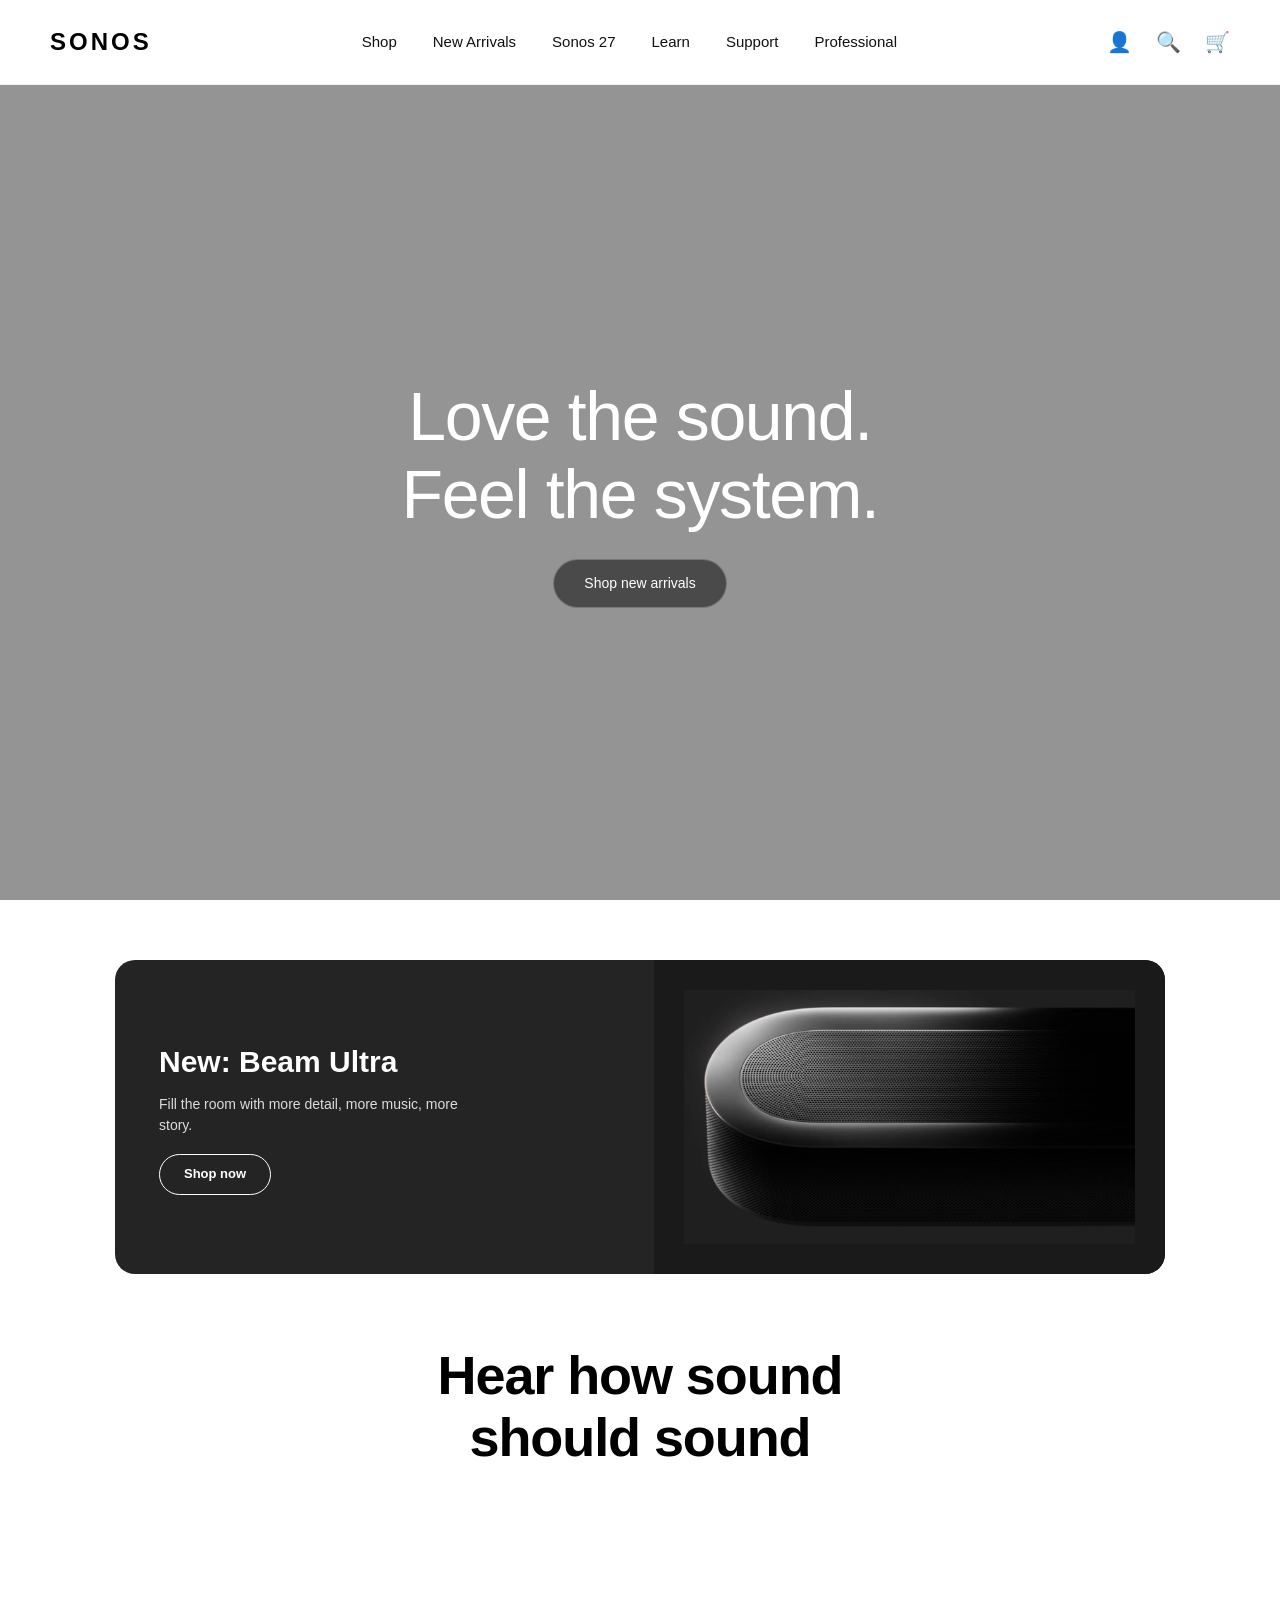
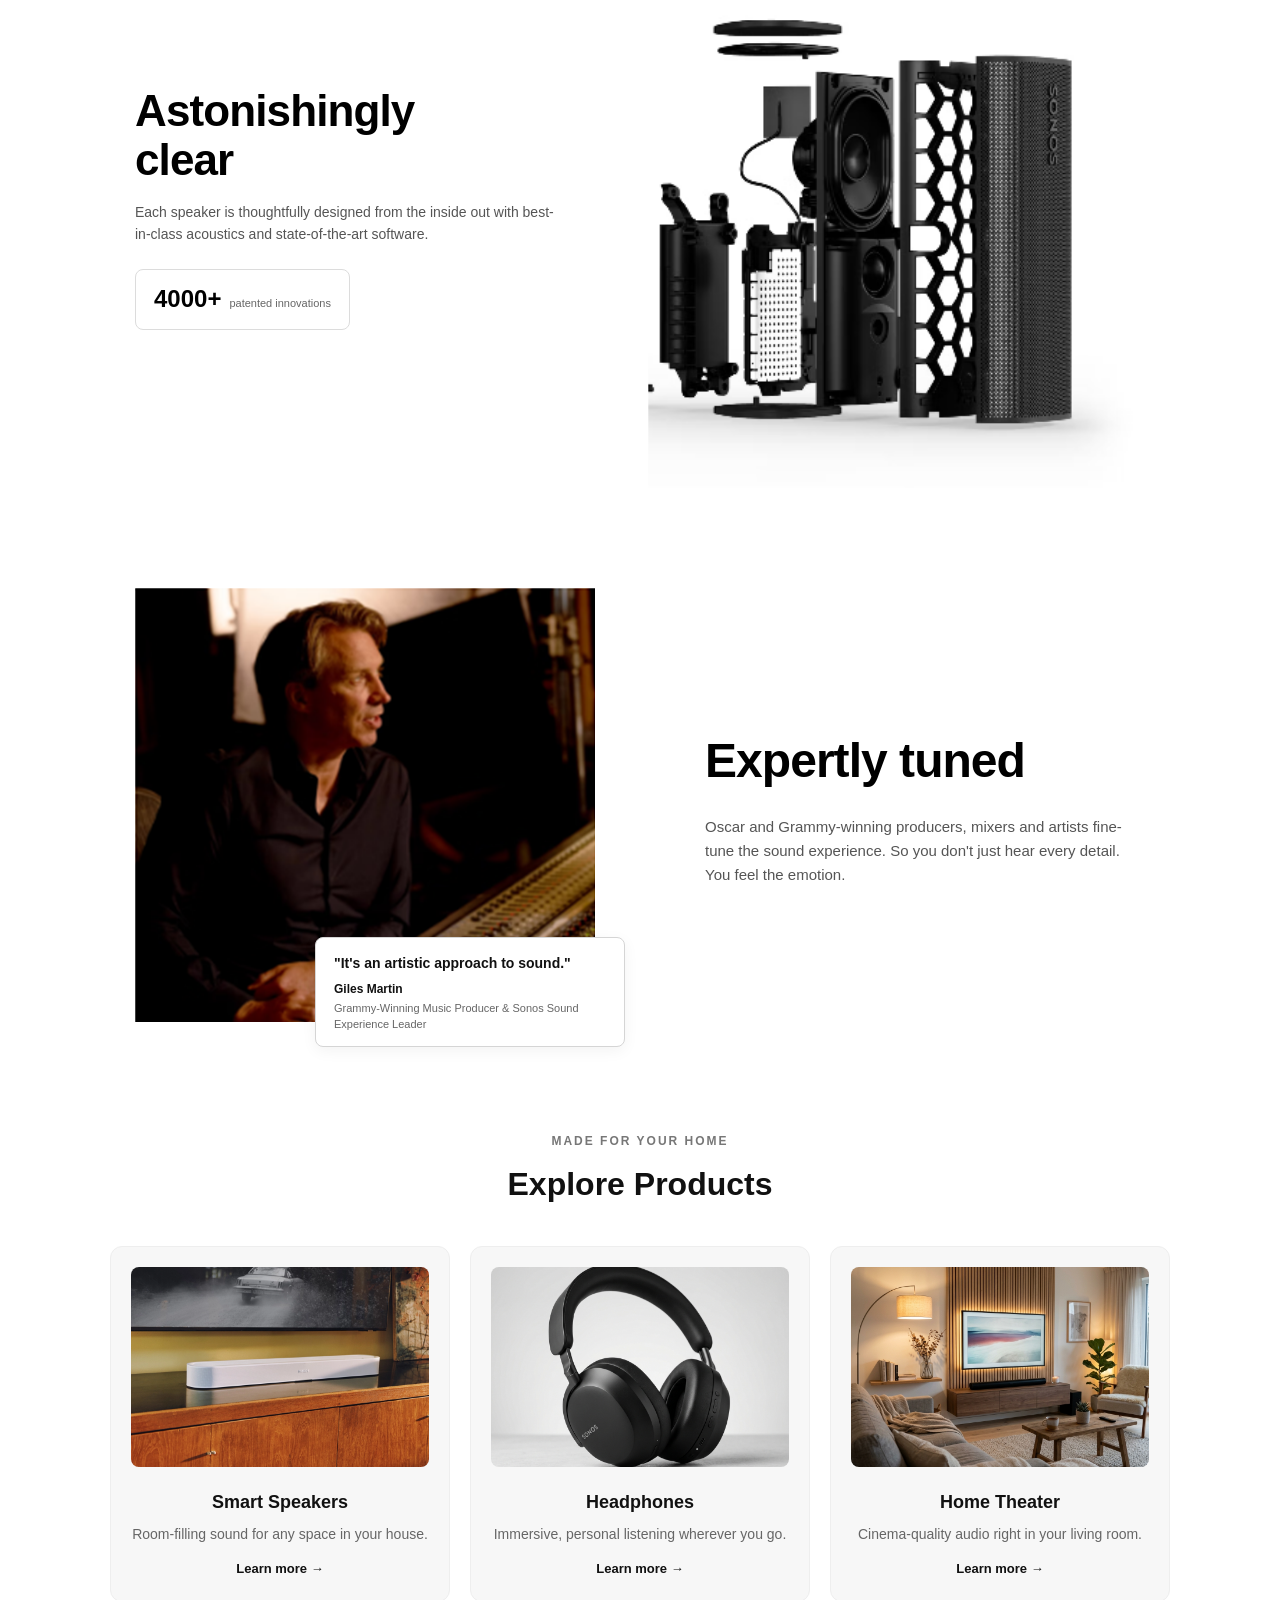
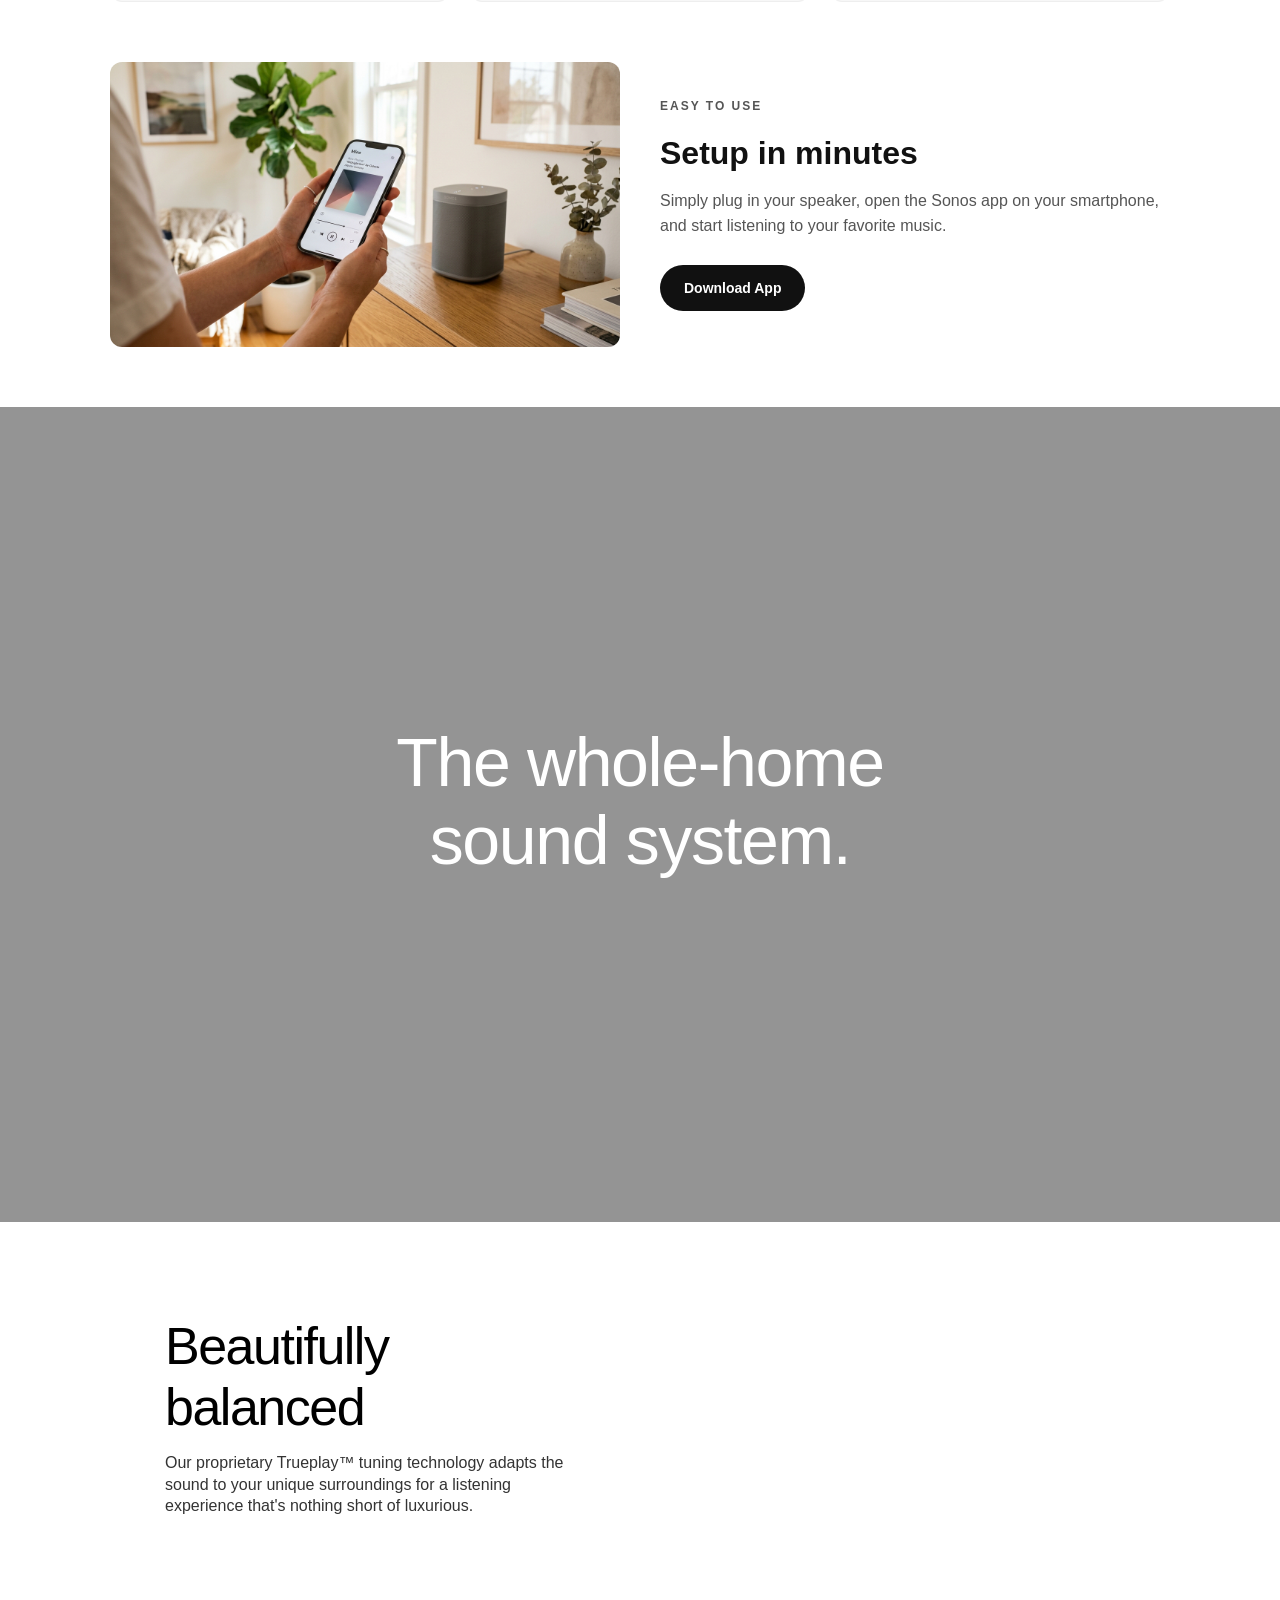
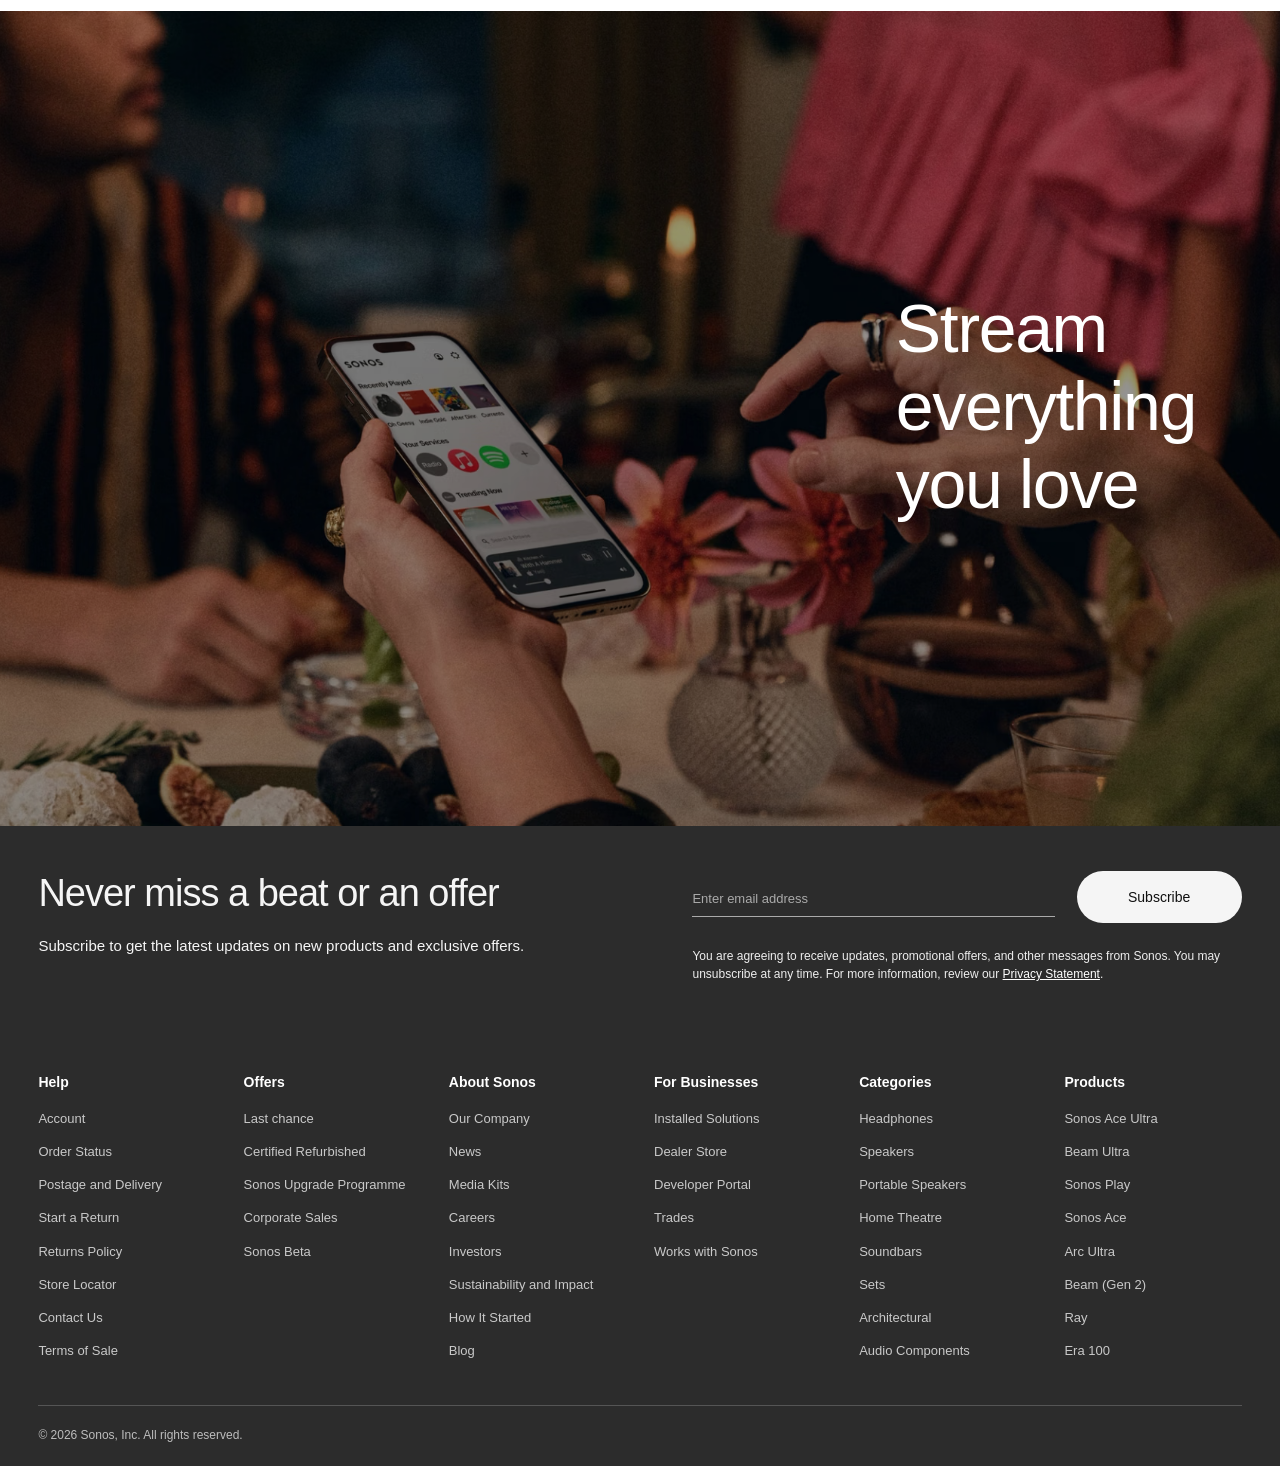
<file: Assignment-1/index.html>
<!DOCTYPE html>
<html lang="en">

<head>
  <meta charset="UTF-8">
  <meta name="viewport" content="width=device-width, initial-scale=1.0">
  <title>Sonos — Feel the Sound</title>
  <link rel="stylesheet" href="style.css">
</head>

<body>


  <header class="navbar">
    <a href="#" class="logo">SONOS</a>

    <nav class="nav-links">
      <a href="shop.html">Shop</a>
      <a href="new-arrivals.html">New Arrivals</a>
      <a href="#sonos27">Sonos 27</a>
      <a href="#learn">Learn</a>
      <a href="#support">Support</a>
      <a href="#professional">Professional</a>
    </nav>

    <div class="nav-icons">
      <a href="#account" title="Account">👤</a>
      <a href="#search" title="Search">🔍</a>
      <a href="#cart" title="Cart">🛒</a>
    </div>
  </header>


  <section class="hero">

    <video class="hero-video" autoplay muted loop playsinline>
      <source src="media/herovideo.mp4" type="video/mp4">
    </video>


    <div class="hero-overlay"></div>


    <div class="hero-content">
      <h1>Love the sound.<br>Feel the system.</h1>
      <a href="#new" class="hero-btn">Shop new arrivals</a>
    </div>
  </section>


  <section class="feature-product" id="beam">
    <div class="feature-text">
      <h2>New: Beam Ultra</h2>
      <p>Fill the room with more detail, more music, more story.</p>
      <a href="#shop" class="btn-outline">Shop now</a>
    </div>
    <div class="feature-image">
      <img src="media/beamultra.png" alt="Beam Ultra Soundbar">
    </div>
  </section>


  <section class="sound-showcase">
    <div class="sound-heading">
      <h2>Hear how sound<br>should sound</h2>
    </div>

    <div class="sound-section">
      <div class="sound-text">
        <h3>Astonishingly<br>clear</h3>
        <p>Each speaker is thoughtfully designed from the inside out with best-in-class acoustics and state-of-the-art
          software.</p>
        <div class="innovation-badge">
          <strong>4000+</strong>
          <span>patented innovations</span>
        </div>
      </div>

      <div class="sound-image">
        <img src="media/opened-speaker.png" alt="Opened Sonos speaker showing internal acoustic engineering">
      </div>
    </div>
  </section>


  <section class="expertly-tuned-section">
    <div class="tuned-container">
      <div class="tuned-image-wrapper">
        <img src="media/producer.png" alt="Giles Martin fine-tuning audio at mixing console">
        <div class="quote-card">
          <p class="quote-text">"It's an artistic approach to sound."</p>
          <p class="quote-author">Giles Martin</p>
          <p class="quote-role">Grammy-Winning Music Producer &amp; Sonos Sound Experience Leader</p>
        </div>
      </div>

      <div class="tuned-text">
        <h2>Expertly tuned</h2>
        <p>Oscar and Grammy-winning producers, mixers and artists fine-tune the sound experience. So you don't just hear
          every detail. You feel the emotion.</p>
      </div>
    </div>
  </section>


  <section class="products-section" id="new">
    <div class="section-heading">
      <p class="small-title">MADE FOR YOUR HOME</p>
      <h2>Explore Products</h2>
    </div>

    <div class="cards-container">
      <div class="card">
        <img src="media/speaker.png" alt="Smart Speaker">
        <h3>Smart Speakers</h3>
        <p>Room-filling sound for any space in your house.</p>
        <a href="#shop" class="link">Learn more &rarr;</a>
      </div>

      <div class="card">
        <img src="media/headphones.jpg" alt="Wireless Headphones">
        <h3>Headphones</h3>
        <p>Immersive, personal listening wherever you go.</p>
        <a href="#shop" class="link">Learn more &rarr;</a>
      </div>

      <div class="card">
        <img src="media/hometheater.jpg" alt="Home Theater">
        <h3>Home Theater</h3>
        <p>Cinema-quality audio right in your living room.</p>
        <a href="#shop" class="link">Learn more &rarr;</a>
      </div>
    </div>
  </section>


  <section class="setup-section" id="support">
    <div class="setup-image">
      <img src="media/setup.jpg" alt="Sonos App Setup">
    </div>
    <div class="setup-text">
      <p class="small-title">EASY TO USE</p>
      <h2>Setup in minutes</h2>
      <p>Simply plug in your speaker, open the Sonos app on your smartphone, and start listening to your favorite music.
      </p>
      <a href="#support" class="btn btn-dark">Download App</a>
    </div>
  </section>


  <section class="bottomvideo">
    <video class="bottomvideo-video" autoplay muted loop playsinline>
      <source src="media/bottomvideo.mp4" type="video/mp4">
    </video>



    <div class="bottomvideo-overlay"></div>


    <div class="bottomvideo-content">
      <h1>The whole-home<br>sound system.</h1>
    </div>
  </section>

  <section class="balanced-section">
    <div class="balanced-content">
      <h1>Beautifully<br>balanced</h1>

      <p>
        Our proprietary Trueplay™ tuning technology adapts
        the sound to your unique surroundings for a listening
        experience that's nothing short of luxurious.
      </p>
    </div>

    <div class="balanced-media">

      <video autoplay muted loop playsinline>
        <source src="media/balancedvideo.mp4" type="video/mp4">
      </video>
    </div>
  </section>

  <section class="bottompic">
    <img src="media/bottompic.png" alt="bottompic">

    <div class="bottompic-overlay"></div>

    <div class="bottompic-content">
      <h1>Stream<br>everything<br>you love</h1>
    </div>
  </section>

  <footer class="footer">
    <div class="footer-newsletter">
      <div class="newsletter-intro">
        <h2>Never miss a beat or an offer</h2>
        <p>Subscribe to get the latest updates on new products and exclusive offers.</p>
      </div>

      <div class="newsletter-form">
        <form action="#" method="get">
          <input type="email" placeholder="Enter email address" aria-label="Email address" required>
          <button type="submit">Subscribe</button>
        </form>
        <p class="newsletter-disclaimer">
          You are agreeing to receive updates, promotional offers, and other messages from Sonos.
          You may unsubscribe at any time. For more information, review our
          <a href="#">Privacy Statement</a>.
        </p>
      </div>
    </div>

    <div class="footer-links">
      <div class="footer-column">
        <h4>Help</h4>
        <a href="#">Account</a>
        <a href="#">Order Status</a>
        <a href="#">Postage and Delivery</a>
        <a href="#">Start a Return</a>
        <a href="#">Returns Policy</a>
        <a href="#">Store Locator</a>
        <a href="#">Contact Us</a>
        <a href="#">Terms of Sale</a>
      </div>

      <div class="footer-column">
        <h4>Offers</h4>
        <a href="#">Last chance</a>
        <a href="#">Certified Refurbished</a>
        <a href="#">Sonos Upgrade Programme</a>
        <a href="#">Corporate Sales</a>
        <a href="#">Sonos Beta</a>
      </div>

      <div class="footer-column">
        <h4>About Sonos</h4>
        <a href="#">Our Company</a>
        <a href="#">News</a>
        <a href="#">Media Kits</a>
        <a href="#">Careers</a>
        <a href="#">Investors</a>
        <a href="#">Sustainability and Impact</a>
        <a href="#">How It Started</a>
        <a href="#">Blog</a>
      </div>

      <div class="footer-column">
        <h4>For Businesses</h4>
        <a href="#">Installed Solutions</a>
        <a href="#">Dealer Store</a>
        <a href="#">Developer Portal</a>
        <a href="#">Trades</a>
        <a href="#">Works with Sonos</a>
      </div>

      <div class="footer-column">
        <h4>Categories</h4>
        <a href="#">Headphones</a>
        <a href="#">Speakers</a>
        <a href="#">Portable Speakers</a>
        <a href="#">Home Theatre</a>
        <a href="#">Soundbars</a>
        <a href="#">Sets</a>
        <a href="#">Architectural</a>
        <a href="#">Audio Components</a>
      </div>

      <div class="footer-column">
        <h4>Products</h4>
        <a href="#">Sonos Ace Ultra</a>
        <a href="#">Beam Ultra</a>
        <a href="#">Sonos Play</a>
        <a href="#">Sonos Ace</a>
        <a href="#">Arc Ultra</a>
        <a href="#">Beam (Gen 2)</a>
        <a href="#">Ray</a>
        <a href="#">Era 100</a>
      </div>
    </div>

    <div class="footer-bottom">
      <p>&copy; 2026 Sonos, Inc. All rights reserved.</p>
    </div>
  </footer>

</body>

</html>
</file>
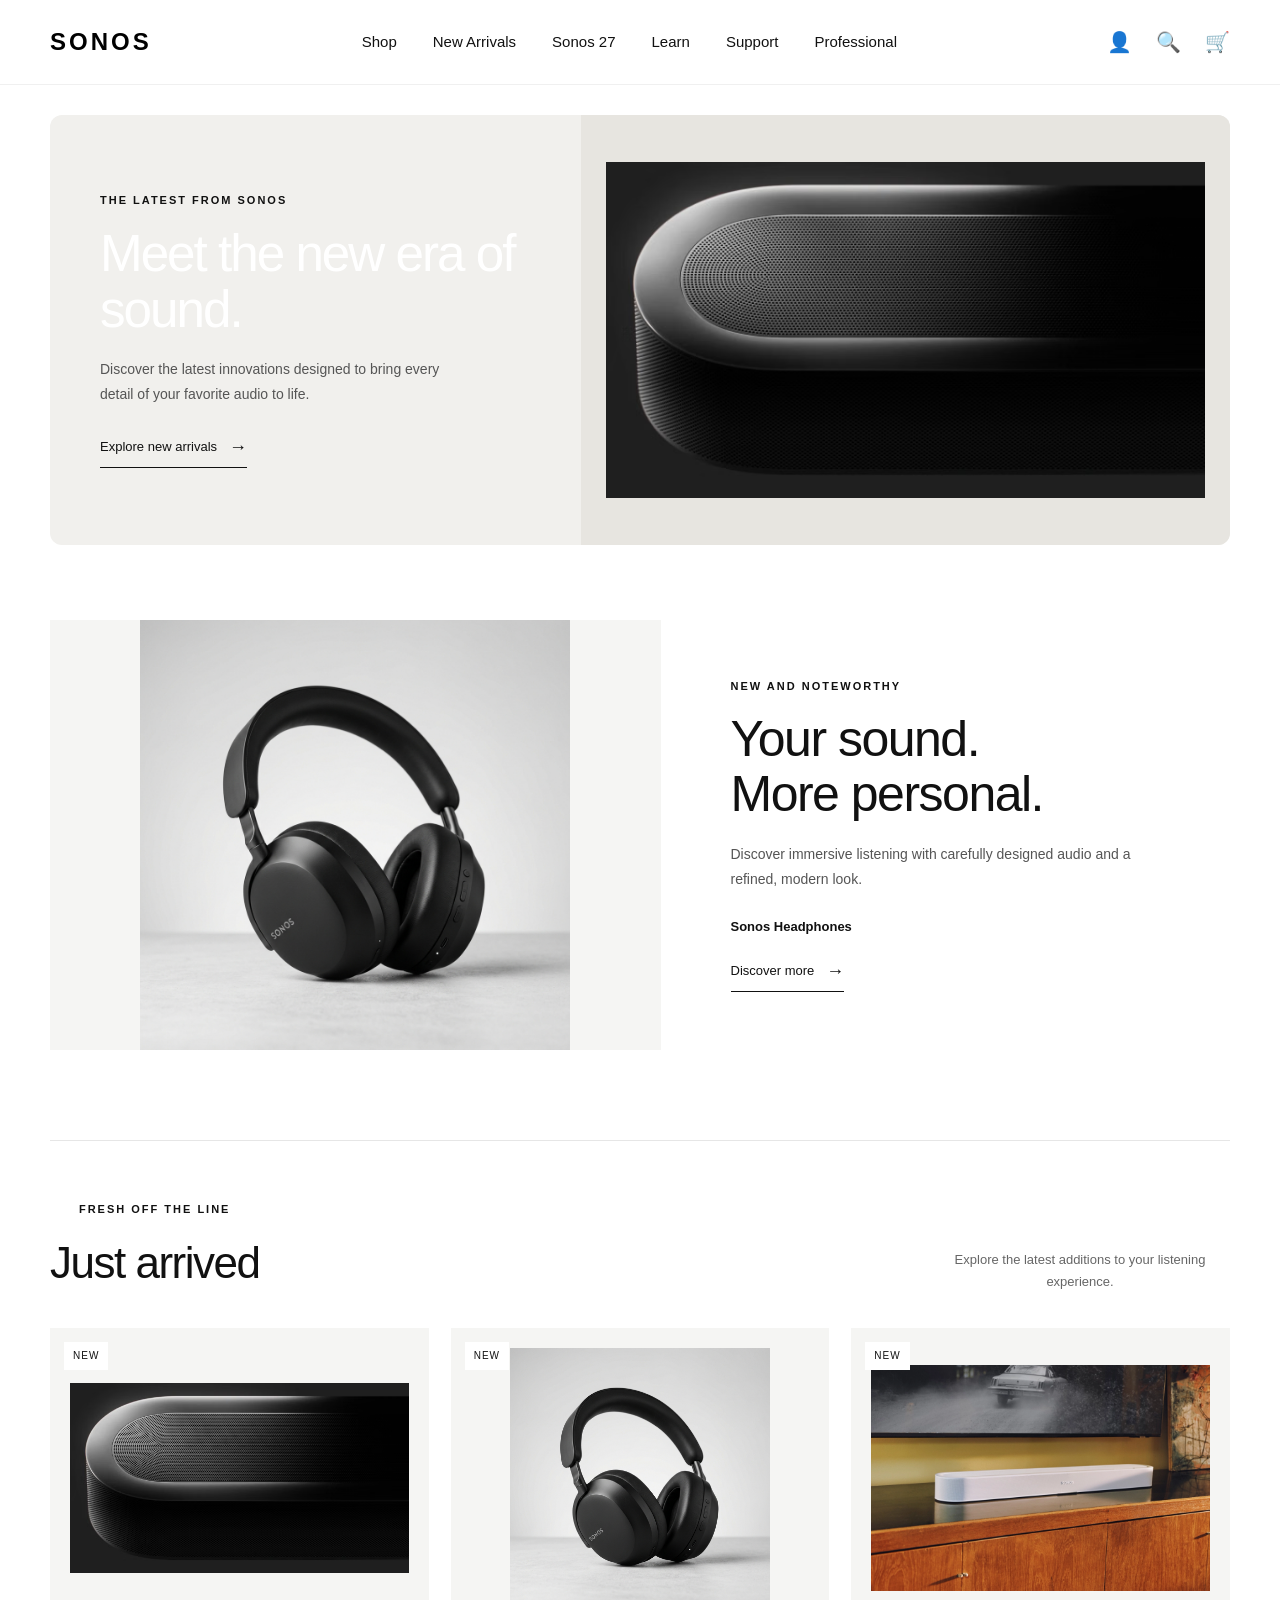
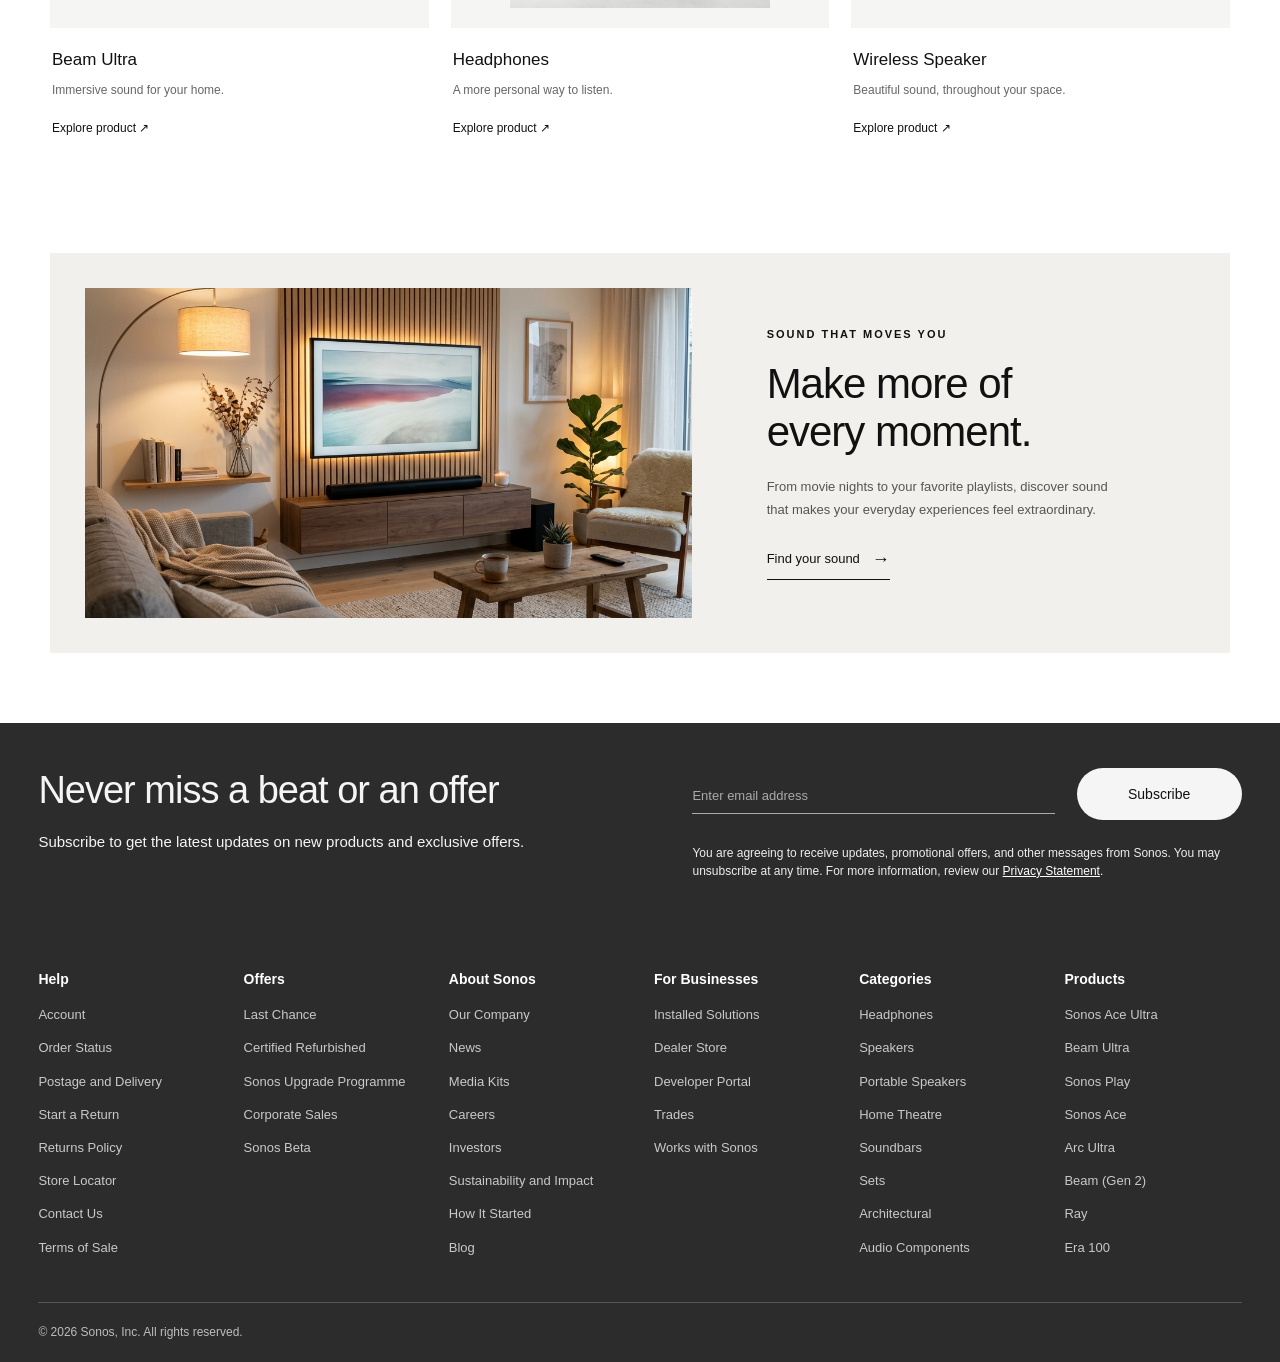
<file: Assignment-1/new-arrivals.html>
<!DOCTYPE html>
<html lang="en">

<head>
    <meta charset="UTF-8">
    <meta name="viewport" content="width=device-width, initial-scale=1.0">
    <title>New Arrivals | Sonos</title>
    <link rel="stylesheet" href="style.css">
    <link rel="stylesheet" href="new-arrivals.css">
</head>

<body>

    <header class="navbar">
        <a href="index.html" class="logo">SONOS</a>
        <nav class="nav-links">
            <a href="shop.html">Shop</a>
            <a href="new-arrivals.html">New Arrivals</a>
            <a href="index.html#sonos27">Sonos 27</a>
            <a href="index.html#learn">Learn</a>
            <a href="index.html#support">Support</a>
            <a href="index.html#professional">Professional</a>
        </nav>
        <div class="nav-icons">
            <a href="index.html#account" title="Account">👤</a>
            <a href="index.html#search" title="Search">🔍</a>
            <a href="index.html#cart" title="Cart">🛒</a>
        </div>
    </header>

    <main class="new-arrivals-page">

        <section class="launch-hero">
            <div class="hero-content">
                <p class="eyebrow">THE LATEST FROM SONOS</p>
                <h1>Meet the new era of sound.</h1>
                <p>Discover the latest innovations designed to bring every detail of your favorite audio to life.</p>
                <a href="#latest-products" class="hero-link">Explore new arrivals <span>→</span></a>
            </div>
            <div class="hero-visual">
                <img src="media/beamultra.png" alt="Sonos home theater product">
            </div>
        </section>

        <section class="featured-product">
            <div class="featured-image">
                <img src="media/headphones.jpg" alt="Sonos headphones">
            </div>
            <div class="featured-content">
                <p class="eyebrow">NEW AND NOTEWORTHY</p>
                <h2>Your sound.<br>More personal.</h2>
                <p>Discover immersive listening with carefully designed audio and a refined, modern look.</p>
                <p class="featured-name">Sonos Headphones</p>
                <a href="#latest-products" class="text-link">Discover more <span>→</span></a>
            </div>
        </section>

        <section class="latest-section" id="latest-products">
            <div class="section-heading">
                <div>
                    <p class="eyebrow">FRESH OFF THE LINE</p>
                    <h2>Just arrived</h2>
                </div>
                <p>Explore the latest additions to your listening experience.</p>
            </div>

            <div class="latest-grid">
                <article class="latest-card">
                    <div class="latest-image">
                        <span class="new-label">NEW</span>
                        <img src="media/beamultra.png" alt="Sonos Beam Ultra">
                    </div>
                    <div class="latest-info">
                        <h3>Beam Ultra</h3>
                        <p>Immersive sound for your home.</p>
                        <a href="shop.html">Explore product ↗</a>
                    </div>
                </article>

                <article class="latest-card">
                    <div class="latest-image">
                        <span class="new-label">NEW</span>
                        <img src="media/headphones.jpg" alt="Sonos headphones">
                    </div>
                    <div class="latest-info">
                        <h3>Headphones</h3>
                        <p>A more personal way to listen.</p>
                        <a href="shop.html">Explore product ↗</a>
                    </div>
                </article>

                <article class="latest-card">
                    <div class="latest-image">
                        <span class="new-label">NEW</span>
                        <img src="media/speaker.png" alt="Sonos speaker">
                    </div>
                    <div class="latest-info">
                        <h3>Wireless Speaker</h3>
                        <p>Beautiful sound, throughout your space.</p>
                        <a href="shop.html">Explore product ↗</a>
                    </div>
                </article>
            </div>
        </section>

        <section class="sound-story">
            <div class="story-image">
                <img src="media/hometheater.jpg" alt="Home theater listening experience">
            </div>
            <div class="story-content">
                <p class="eyebrow">SOUND THAT MOVES YOU</p>
                <h2>Make more of every moment.</h2>
                <p>From movie nights to your favorite playlists, discover sound that makes your everyday experiences
                    feel extraordinary.</p>
                <a href="shop.html" class="text-link">Find your sound <span>→</span></a>
            </div>
        </section>

    </main>


    <footer class="footer">
        <div class="footer-newsletter">
            <div class="newsletter-intro">
                <h2>Never miss a beat or an offer</h2>
                <p>Subscribe to get the latest updates on new products and exclusive offers.</p>
            </div>

            <div class="newsletter-form">
                <form action="#" method="get">
                    <input type="email" placeholder="Enter email address" aria-label="Email address" required>
                    <button type="submit">Subscribe</button>
                </form>
                <p class="newsletter-disclaimer">
                    You are agreeing to receive updates, promotional offers, and other messages from Sonos.
                    You may unsubscribe at any time. For more information, review our
                    <a href="#">Privacy Statement</a>.
                </p>
            </div>
        </div>

        <div class="footer-links">
            <div class="footer-column">
                <h4>Help</h4>
                <a href="#">Account</a>
                <a href="#">Order Status</a>
                <a href="#">Postage and Delivery</a>
                <a href="#">Start a Return</a>
                <a href="#">Returns Policy</a>
                <a href="#">Store Locator</a>
                <a href="#">Contact Us</a>
                <a href="#">Terms of Sale</a>
            </div>

            <div class="footer-column">
                <h4>Offers</h4>
                <a href="#">Last Chance</a>
                <a href="#">Certified Refurbished</a>
                <a href="#">Sonos Upgrade Programme</a>
                <a href="#">Corporate Sales</a>
                <a href="#">Sonos Beta</a>
            </div>

            <div class="footer-column">
                <h4>About Sonos</h4>
                <a href="#">Our Company</a>
                <a href="#">News</a>
                <a href="#">Media Kits</a>
                <a href="#">Careers</a>
                <a href="#">Investors</a>
                <a href="#">Sustainability and Impact</a>
                <a href="#">How It Started</a>
                <a href="#">Blog</a>
            </div>

            <div class="footer-column">
                <h4>For Businesses</h4>
                <a href="#">Installed Solutions</a>
                <a href="#">Dealer Store</a>
                <a href="#">Developer Portal</a>
                <a href="#">Trades</a>
                <a href="#">Works with Sonos</a>
            </div>

            <div class="footer-column">
                <h4>Categories</h4>
                <a href="#">Headphones</a>
                <a href="#">Speakers</a>
                <a href="#">Portable Speakers</a>
                <a href="#">Home Theatre</a>
                <a href="#">Soundbars</a>
                <a href="#">Sets</a>
                <a href="#">Architectural</a>
                <a href="#">Audio Components</a>
            </div>

            <div class="footer-column">
                <h4>Products</h4>
                <a href="#">Sonos Ace Ultra</a>
                <a href="#">Beam Ultra</a>
                <a href="#">Sonos Play</a>
                <a href="#">Sonos Ace</a>
                <a href="#">Arc Ultra</a>
                <a href="#">Beam (Gen 2)</a>
                <a href="#">Ray</a>
                <a href="#">Era 100</a>
            </div>
        </div>

        <div class="footer-bottom">
            <p>&copy; 2026 Sonos, Inc. All rights reserved.</p>
        </div>
    </footer>
</body>

</html>


</body>

</html>
</file>
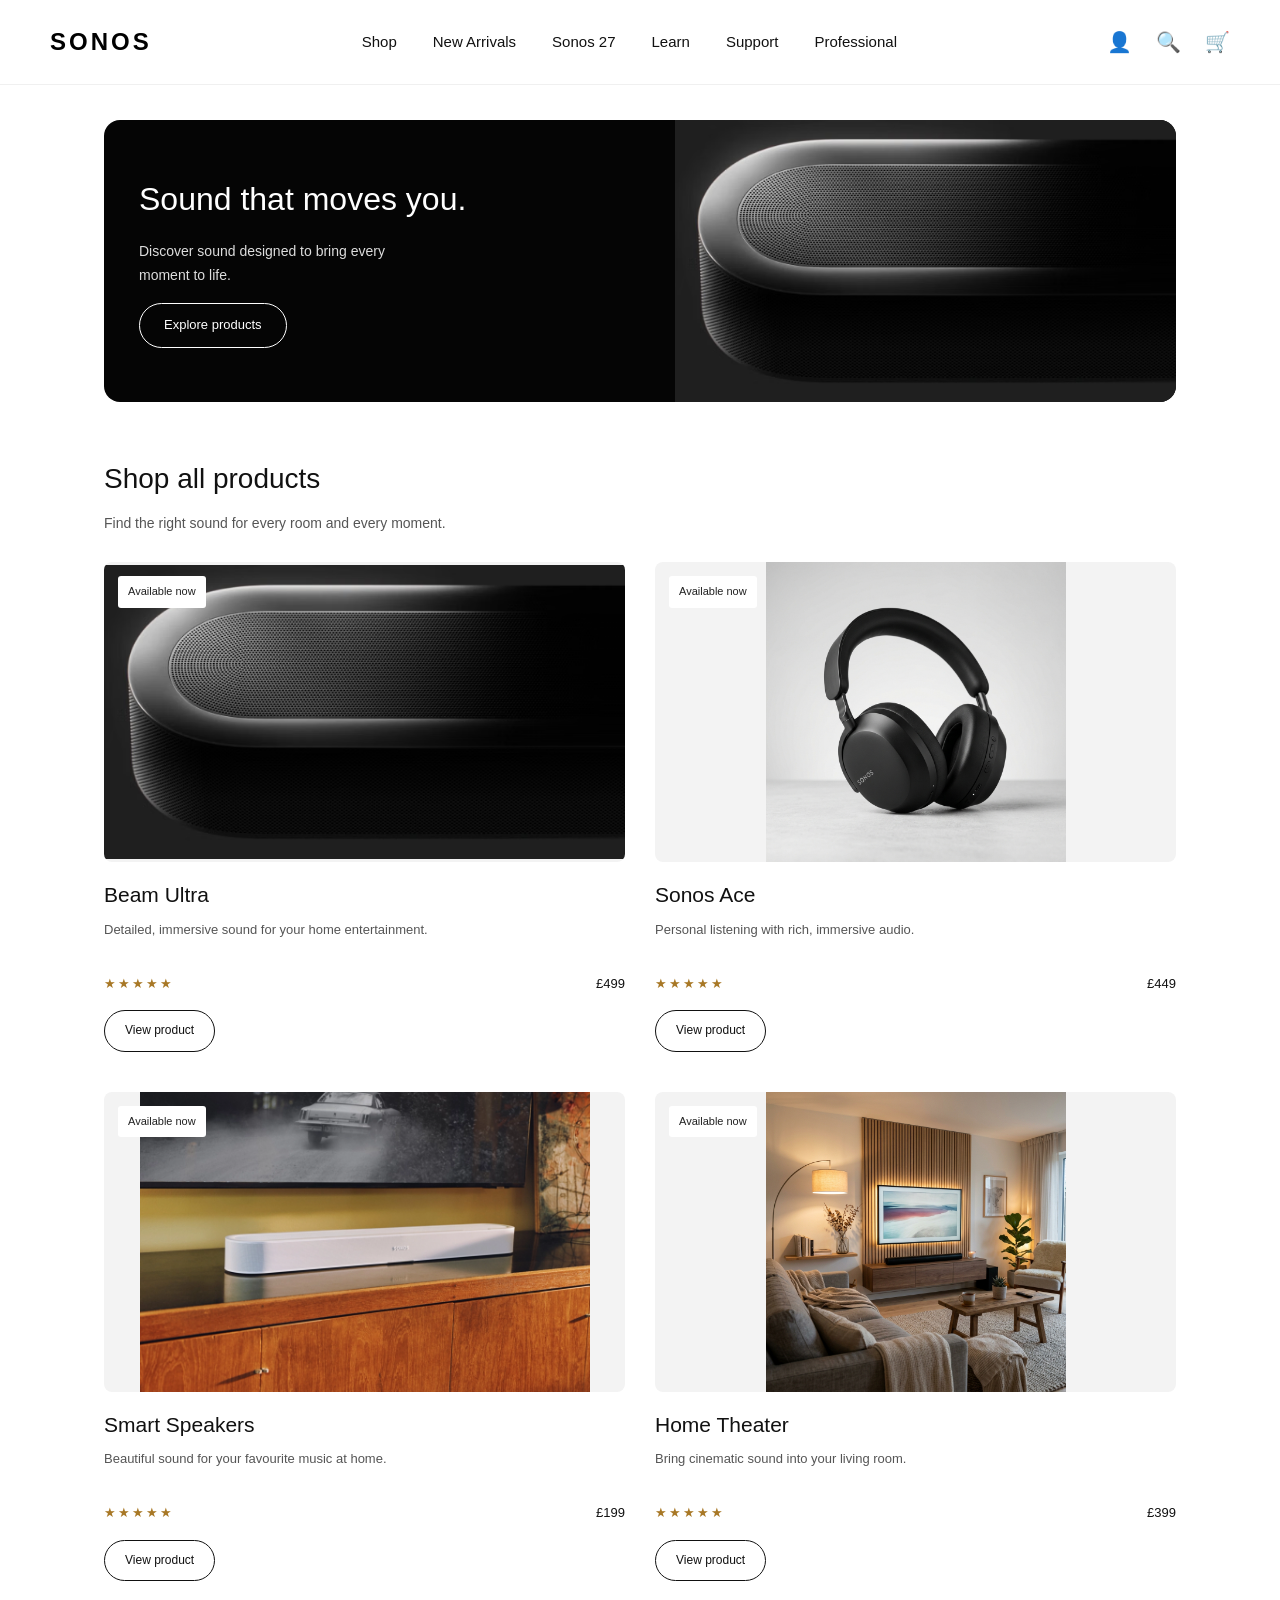
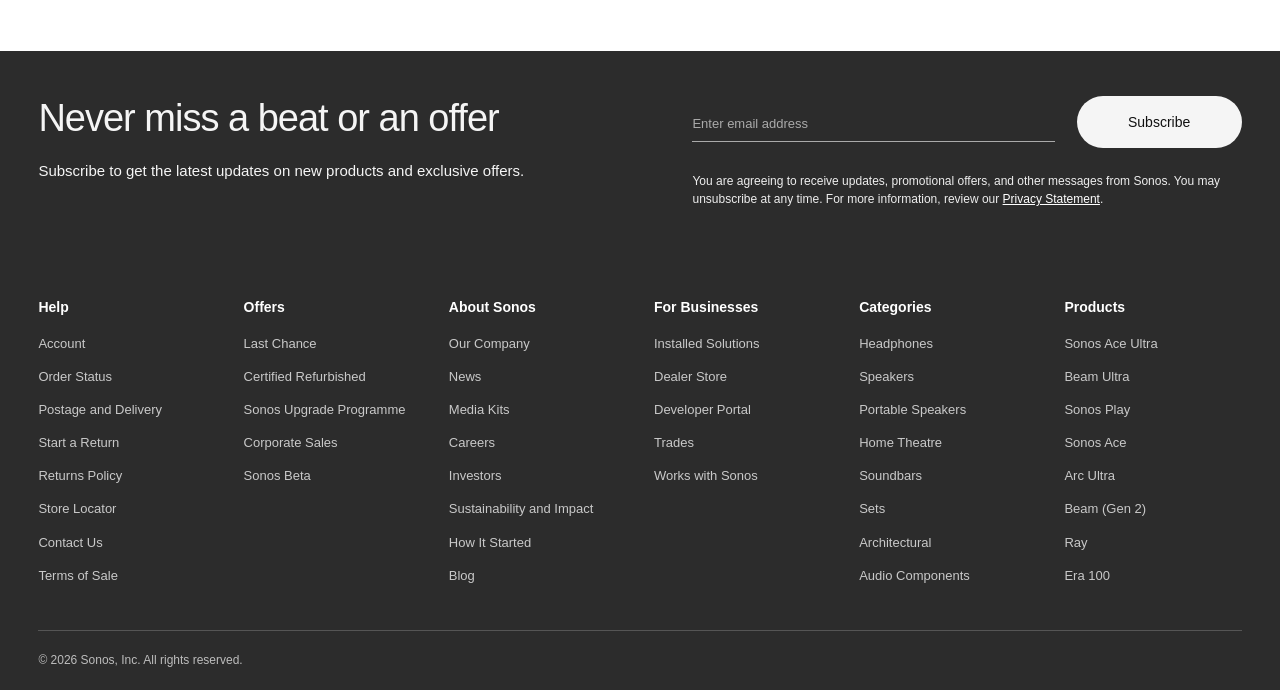
<file: Assignment-1/shop.html>
<!DOCTYPE html>
<html lang="en">

<head>
    <meta charset="UTF-8">
    <meta name="viewport" content="width=device-width, initial-scale=1.0">
    <title>Shop | Sonos — Feel the Sound</title>

    <link rel="stylesheet" href="style.css">
    <link rel="stylesheet" href="shop.css">
</head>

<body>


    <header class="navbar">
        <a href="index.html" class="logo">SONOS</a>

        <nav class="nav-links">
            <a href="shop.html">Shop</a>
            <a href="index.html#new">New Arrivals</a>
            <a href="index.html#sonos27">Sonos 27</a>
            <a href="index.html#learn">Learn</a>
            <a href="index.html#support">Support</a>
            <a href="index.html#professional">Professional</a>
        </nav>

        <div class="nav-icons">
            <a href="#" title="Account">👤</a>
            <a href="#" title="Search">🔍</a>
            <a href="#" title="Cart">🛒</a>
        </div>
    </header>


    <main class="shop-page">

        <section class="shop-banner">
            <div class="banner-text">
                <h1>Sound that moves you.</h1>
                <p>Discover sound designed to bring every moment to life.</p>
                <a href="#products" class="shop-btn">Explore products</a>
            </div>

            <div class="banner-image">
                <img src="media/beamultra.png" alt="Beam Ultra soundbar">
            </div>
        </section>


        <section class="shop-products" id="products">

            <div class="shop-heading">
                <h2>Shop all products</h2>
                <p>Find the right sound for every room and every moment.</p>
            </div>

            <div class="shop-grid">

                <article class="shop-card">
                    <div class="product-image">
                        <span class="availability">Available now</span>
                        <img src="media/beamultra.png" alt="Beam Ultra soundbar">
                    </div>
                    <h3>Beam Ultra</h3>
                    <p>Detailed, immersive sound for your home entertainment.</p>
                    <div class="product-info">
                        <span class="rating">★★★★★</span>
                        <strong>£499</strong>
                    </div>
                    <a href="#" class="product-link">View product</a>
                </article>

                <article class="shop-card">
                    <div class="product-image">
                        <span class="availability">Available now</span>
                        <img src="media/headphones.jpg" alt="Wireless headphones">
                    </div>
                    <h3>Sonos Ace</h3>
                    <p>Personal listening with rich, immersive audio.</p>
                    <div class="product-info">
                        <span class="rating">★★★★★</span>
                        <strong>£449</strong>
                    </div>
                    <a href="#" class="product-link">View product</a>
                </article>

                <article class="shop-card">
                    <div class="product-image">
                        <span class="availability">Available now</span>
                        <img src="media/speaker.png" alt="Smart speaker">
                    </div>
                    <h3>Smart Speakers</h3>
                    <p>Beautiful sound for your favourite music at home.</p>
                    <div class="product-info">
                        <span class="rating">★★★★★</span>
                        <strong>£199</strong>
                    </div>
                    <a href="#" class="product-link">View product</a>
                </article>

                <article class="shop-card">
                    <div class="product-image">
                        <span class="availability">Available now</span>
                        <img src="media/hometheater.jpg" alt="Home theater system">
                    </div>
                    <h3>Home Theater</h3>
                    <p>Bring cinematic sound into your living room.</p>
                    <div class="product-info">
                        <span class="rating">★★★★★</span>
                        <strong>£399</strong>
                    </div>
                    <a href="#" class="product-link">View product</a>
                </article>

            </div>
        </section>

    </main>



    <footer class="footer">
        <div class="footer-newsletter">
            <div class="newsletter-intro">
                <h2>Never miss a beat or an offer</h2>
                <p>Subscribe to get the latest updates on new products and exclusive offers.</p>
            </div>

            <div class="newsletter-form">
                <form action="#" method="get">
                    <input type="email" placeholder="Enter email address" aria-label="Email address" required>
                    <button type="submit">Subscribe</button>
                </form>
                <p class="newsletter-disclaimer">
                    You are agreeing to receive updates, promotional offers, and other messages from Sonos.
                    You may unsubscribe at any time. For more information, review our
                    <a href="#">Privacy Statement</a>.
                </p>
            </div>
        </div>

        <div class="footer-links">
            <div class="footer-column">
                <h4>Help</h4>
                <a href="#">Account</a>
                <a href="#">Order Status</a>
                <a href="#">Postage and Delivery</a>
                <a href="#">Start a Return</a>
                <a href="#">Returns Policy</a>
                <a href="#">Store Locator</a>
                <a href="#">Contact Us</a>
                <a href="#">Terms of Sale</a>
            </div>

            <div class="footer-column">
                <h4>Offers</h4>
                <a href="#">Last Chance</a>
                <a href="#">Certified Refurbished</a>
                <a href="#">Sonos Upgrade Programme</a>
                <a href="#">Corporate Sales</a>
                <a href="#">Sonos Beta</a>
            </div>

            <div class="footer-column">
                <h4>About Sonos</h4>
                <a href="#">Our Company</a>
                <a href="#">News</a>
                <a href="#">Media Kits</a>
                <a href="#">Careers</a>
                <a href="#">Investors</a>
                <a href="#">Sustainability and Impact</a>
                <a href="#">How It Started</a>
                <a href="#">Blog</a>
            </div>

            <div class="footer-column">
                <h4>For Businesses</h4>
                <a href="#">Installed Solutions</a>
                <a href="#">Dealer Store</a>
                <a href="#">Developer Portal</a>
                <a href="#">Trades</a>
                <a href="#">Works with Sonos</a>
            </div>

            <div class="footer-column">
                <h4>Categories</h4>
                <a href="#">Headphones</a>
                <a href="#">Speakers</a>
                <a href="#">Portable Speakers</a>
                <a href="#">Home Theatre</a>
                <a href="#">Soundbars</a>
                <a href="#">Sets</a>
                <a href="#">Architectural</a>
                <a href="#">Audio Components</a>
            </div>

            <div class="footer-column">
                <h4>Products</h4>
                <a href="#">Sonos Ace Ultra</a>
                <a href="#">Beam Ultra</a>
                <a href="#">Sonos Play</a>
                <a href="#">Sonos Ace</a>
                <a href="#">Arc Ultra</a>
                <a href="#">Beam (Gen 2)</a>
                <a href="#">Ray</a>
                <a href="#">Era 100</a>
            </div>
        </div>

        <div class="footer-bottom">
            <p>&copy; 2026 Sonos, Inc. All rights reserved.</p>
        </div>
    </footer>
</body>

</html>


</body>

</html>
</file>
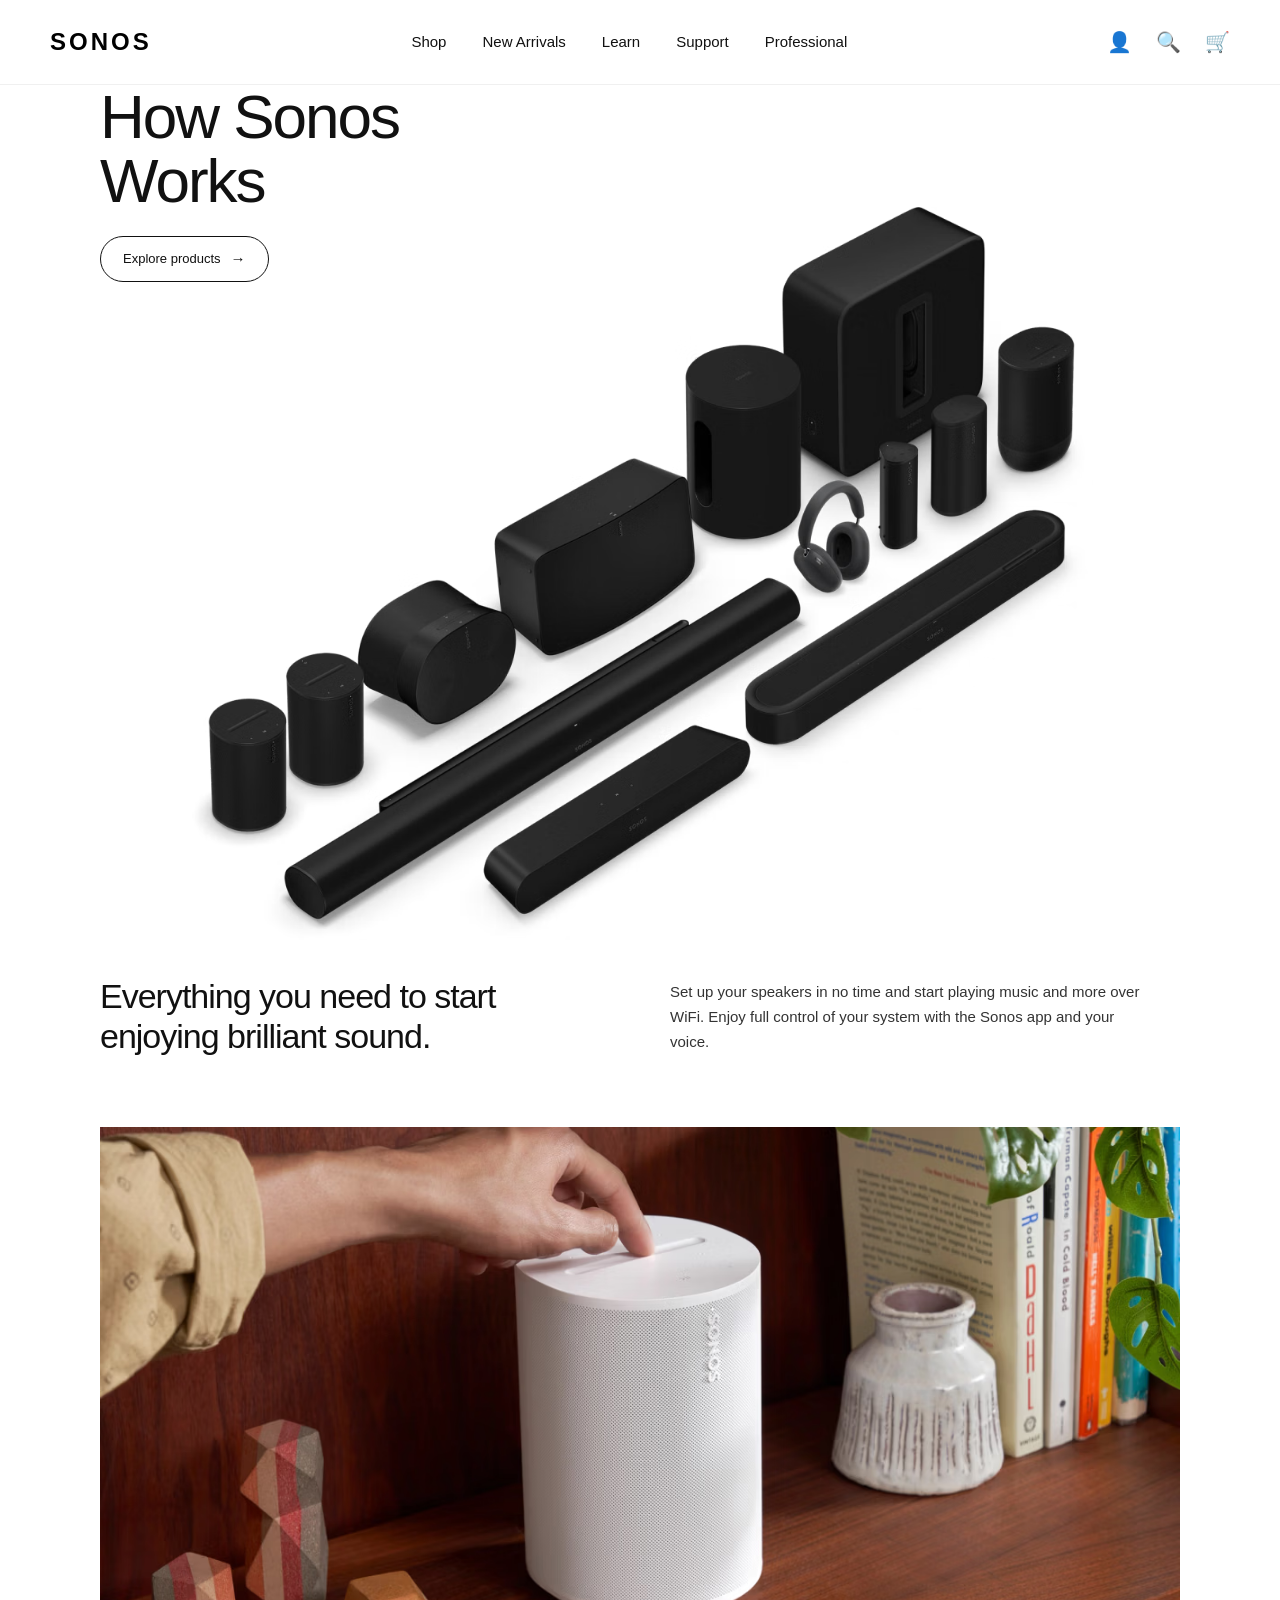
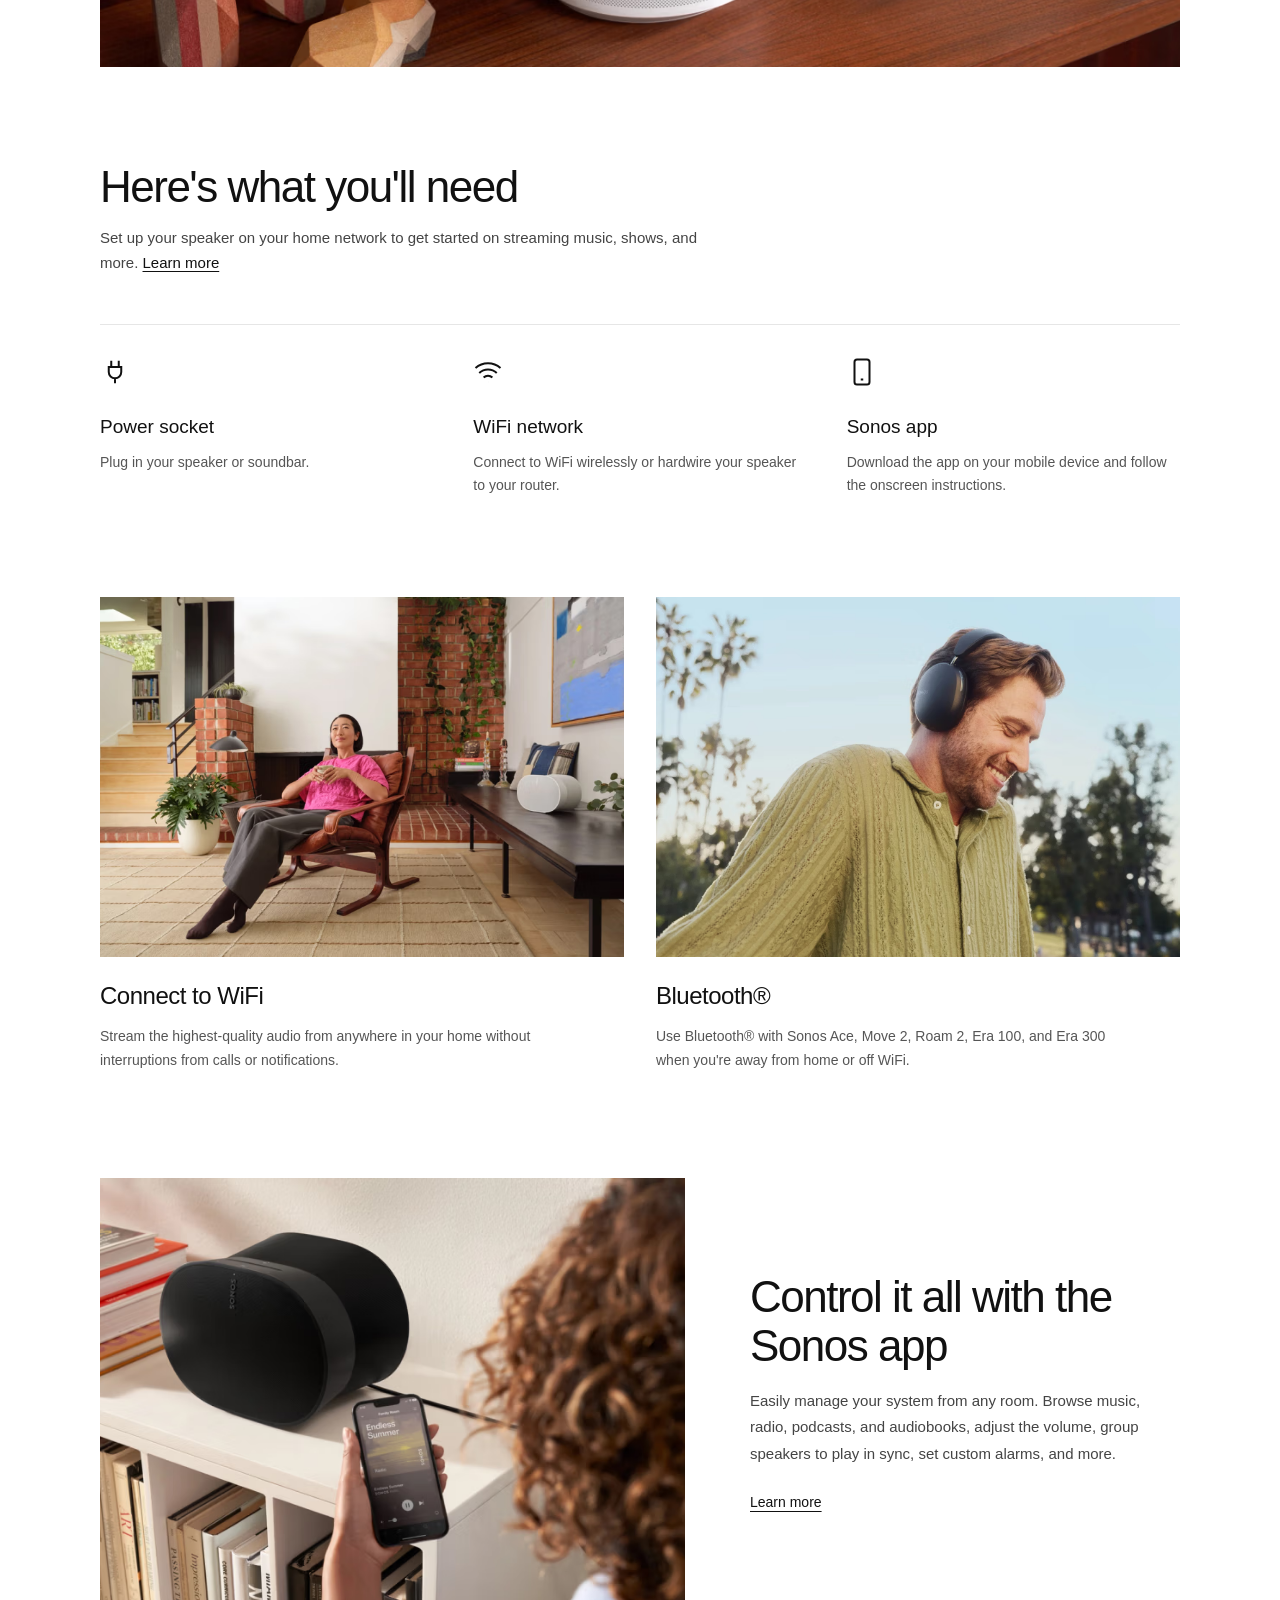
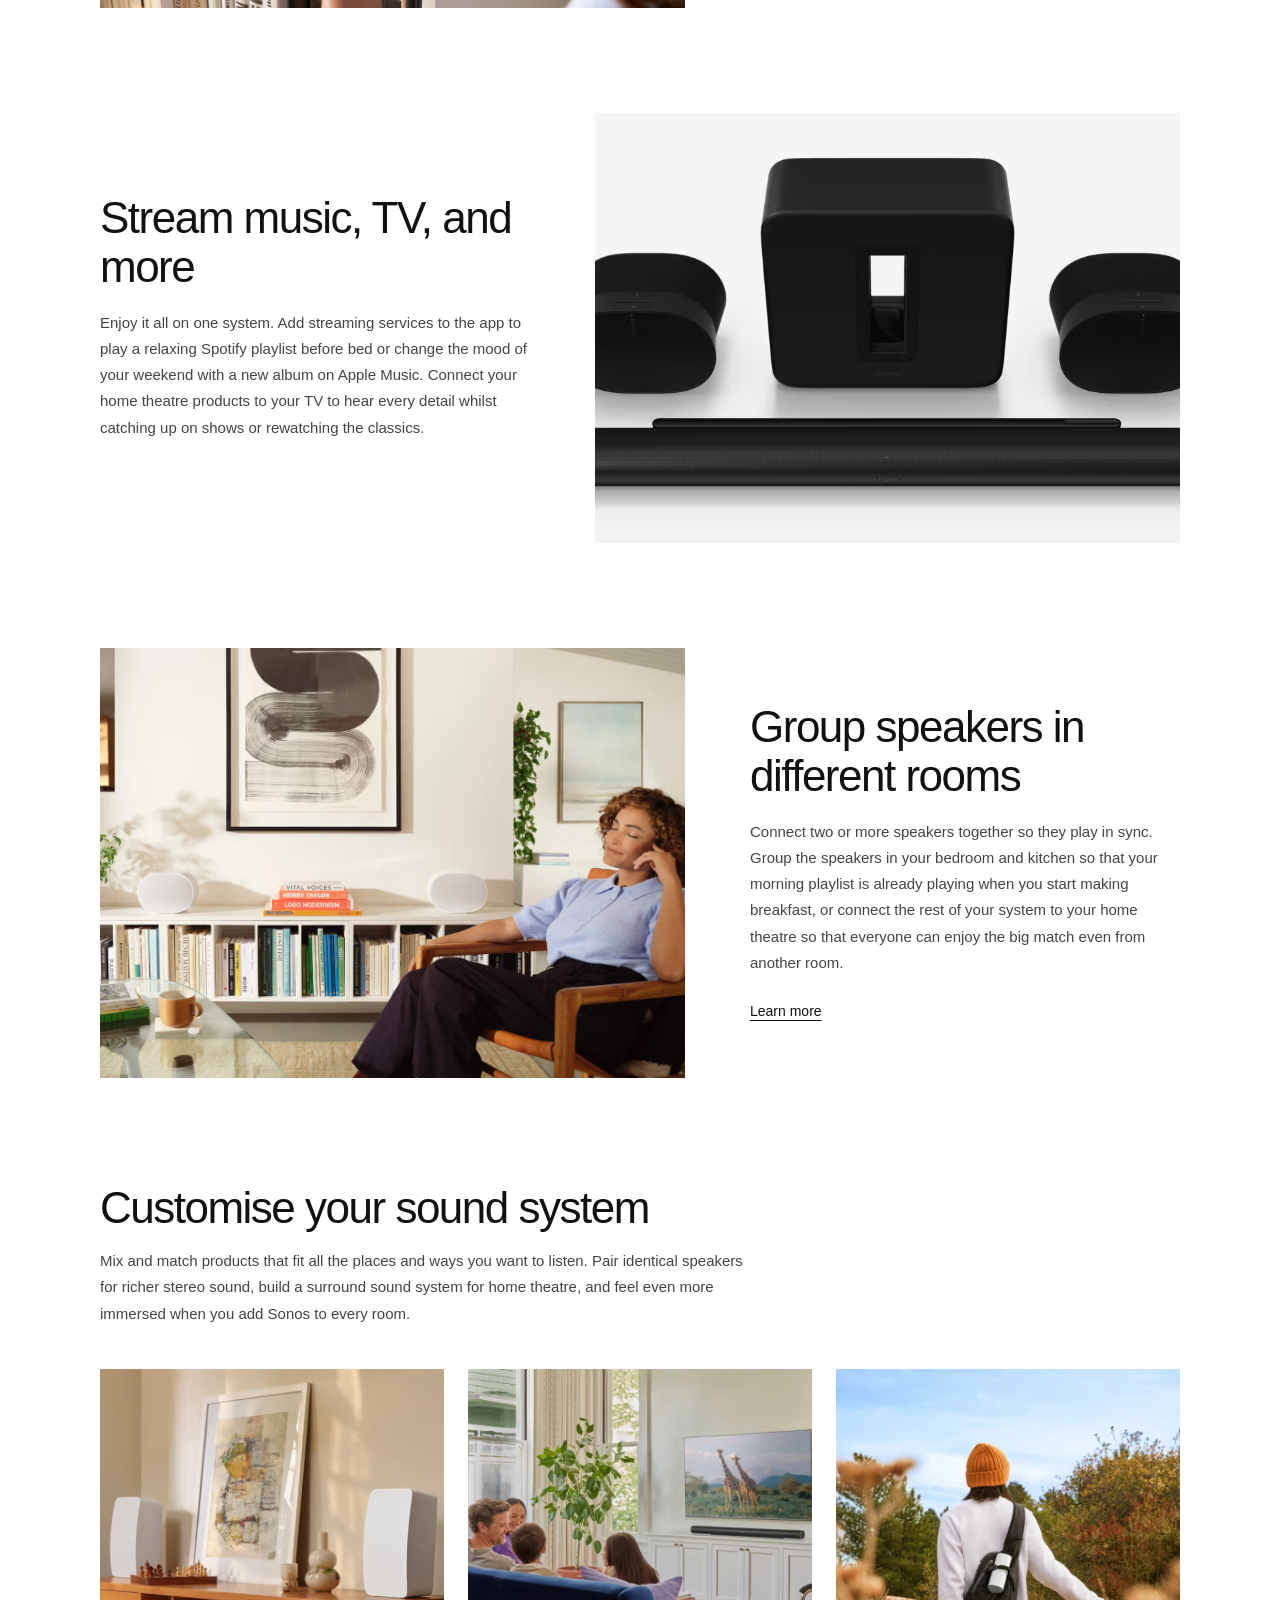
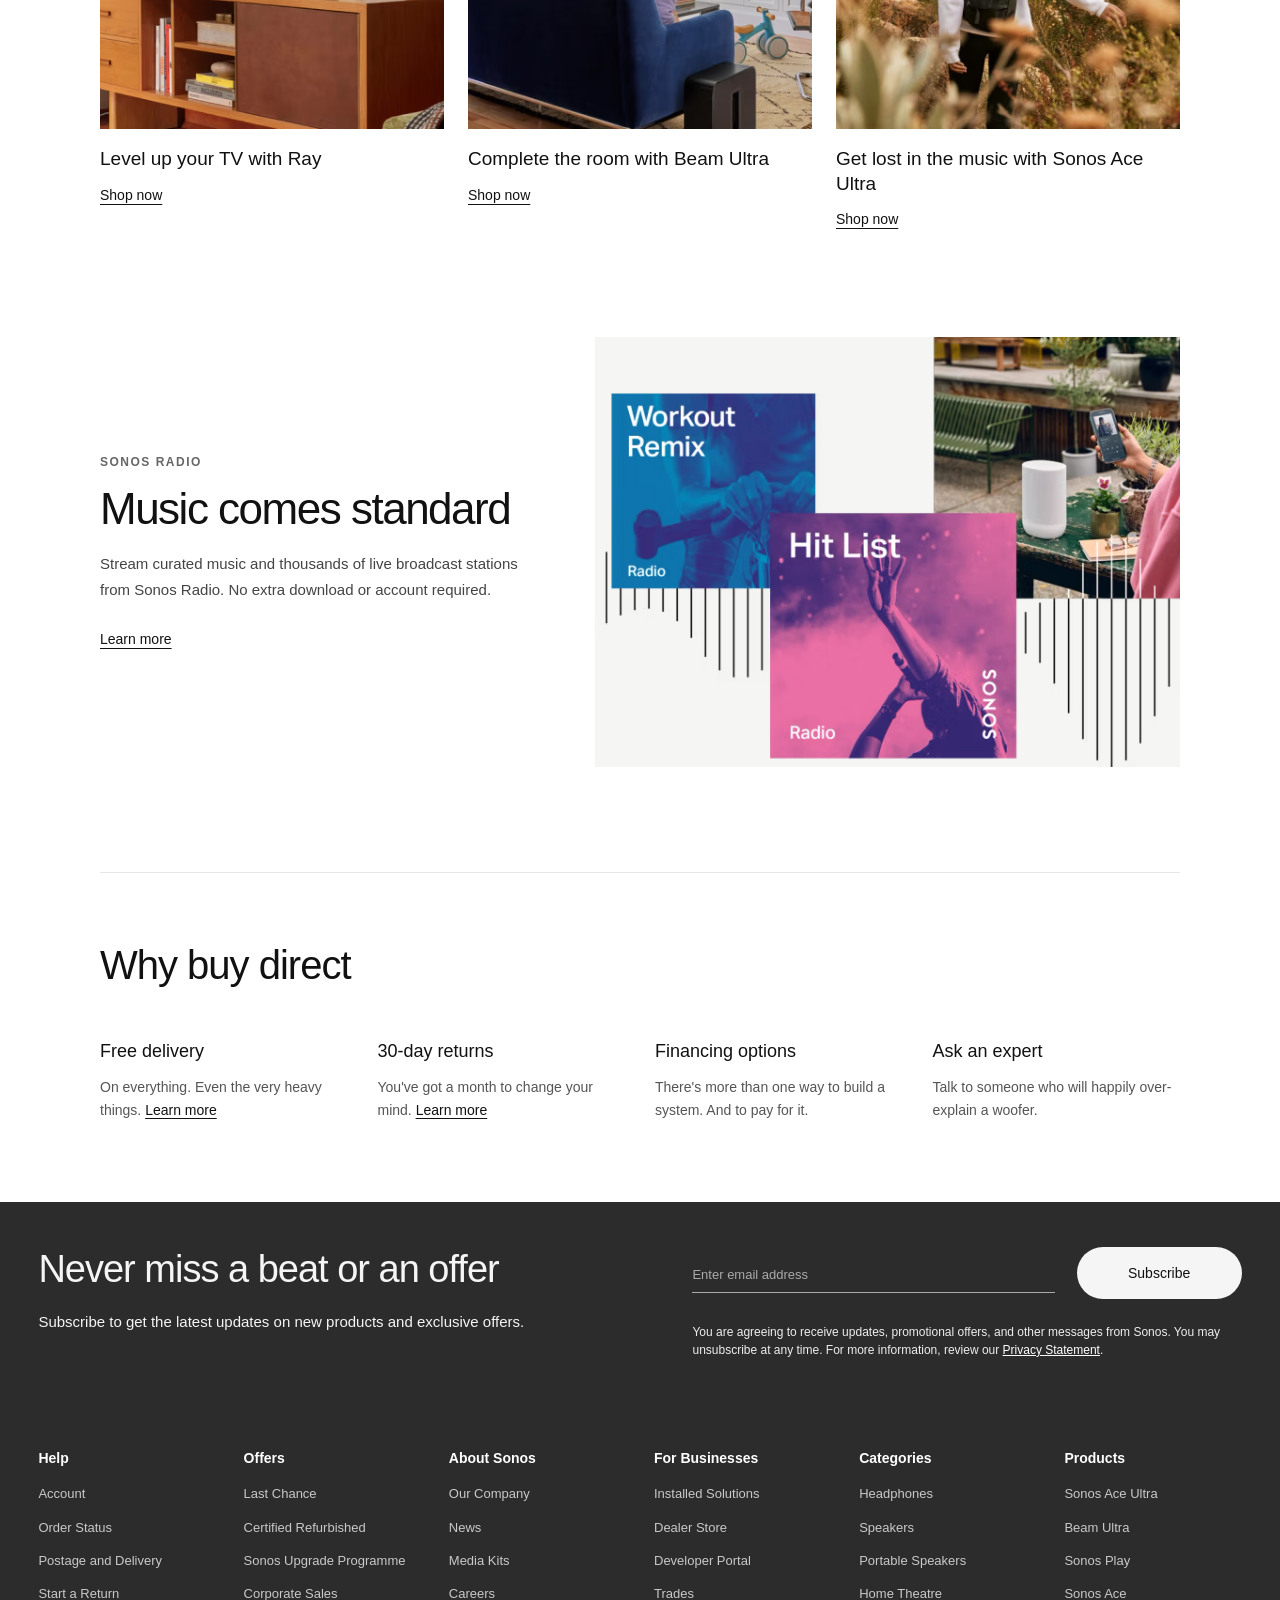
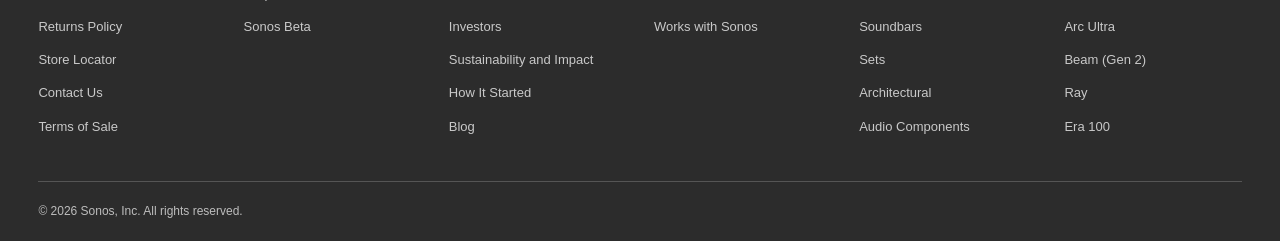
<file: Assignment-2/learn.html>
<!DOCTYPE html>
<html lang="en">

<head>
    <meta charset="UTF-8">
    <meta name="viewport" content="width=device-width, initial-scale=1.0">
    <title>How Sonos Works | Sonos</title>
    <link rel="stylesheet" href="style.css">
    <link rel="stylesheet" href="learn.css">
</head>

<body>

    <header class="navbar">
        <a href="index.html" class="logo">SONOS</a>
        <nav class="nav-links">
            <a href="shop.html">Shop</a>
            <a href="new-arrivals.html">New Arrivals</a>
            <a href="learn.html">Learn</a>
            <a href="support.html">Support</a>
            <a href="professional.html">Professional</a>
        </nav>
        <div class="nav-icons">
            <a href="index.html#account" title="Account">👤</a>
            <a href="index.html#search" title="Search">🔍</a>
            <a href="index.html#cart" title="Cart">🛒</a>
        </div>
    </header>

    <main class="learn-page">

        <section class="learn-hero">
            <div class="hero-top">
                <h1>How Sonos<br>Works</h1>
                <a href="shop.html" class="pill-btn">Explore products <span>→</span></a>
            </div>

            <div class="hero-lineup">
                <img src="media/speaker-setup.png" alt="Sonos speakers, soundbars, subwoofers, and headphones">
            </div>

            <div class="hero-bottom-row">
                <h2>Everything you need to start enjoying brilliant sound.</h2>
                <p>Set up your speakers in no time and start playing music and more over WiFi. Enjoy full control of your system with the Sonos app and your voice.</p>
            </div>
        </section>

        <section class="wide-photo-section">
            <div class="wide-photo">
                <img src="media/white-speaker.png" alt="Hand adjusting volume on a white Sonos speaker">
            </div>
        </section>

        <section class="needs-section">
            <div class="needs-header">
                <h2>Here's what you'll need</h2>
                <p>Set up your speaker on your home network to get started on streaming music, shows, and more. <a href="#wifi-section">Learn more</a></p>
            </div>

            <div class="needs-grid">
                <div class="need-item">
                    <svg viewBox="0 0 24 24" fill="none" stroke="currentColor" stroke-width="1.6">
                        <path d="M9 3v5M15 3v5M7 8h10v4a5 5 0 0 1-10 0V8zM12 17v4"/>
                    </svg>
                    <h3>Power socket</h3>
                    <p>Plug in your speaker or soundbar.</p>
                </div>

                <div class="need-item">
                    <svg viewBox="0 0 24 24" fill="none" stroke="currentColor" stroke-width="1.6">
                        <path d="M2 8.82a15 15 0 0 1 20 0M5 12.86a10 10 0 0 1 14 0M8.5 16.43a5 5 0 0 1 7 0M12 20h.01"/>
                    </svg>
                    <h3>WiFi network</h3>
                    <p>Connect to WiFi wirelessly or hardwire your speaker to your router.</p>
                </div>

                <div class="need-item">
                    <svg viewBox="0 0 24 24" fill="none" stroke="currentColor" stroke-width="1.6">
                        <rect x="6" y="2" width="12" height="20" rx="2"/>
                        <path d="M11 18h2"/>
                    </svg>
                    <h3>Sonos app</h3>
                    <p>Download the app on your mobile device and follow the onscreen instructions.</p>
                </div>
            </div>
        </section>

        <section class="connect-grid-section" id="wifi-section">
            <article class="connect-block">
                <div class="connect-photo">
                    <img src="media/connect-to-wifi.png" alt="Connect Sonos speaker to WiFi">
                </div>
                <h3>Connect to WiFi</h3>
                <p>Stream the highest-quality audio from anywhere in your home without interruptions from calls or notifications.</p>
            </article>

            <article class="connect-block">
                <div class="connect-photo">
                    <img src="media/bluetooth.png" alt="White Sonos Roam 2 outdoors using Bluetooth">
                </div>
                <h3>Bluetooth®</h3>
                <p>Use Bluetooth® with Sonos Ace, Move 2, Roam 2, Era 100, and Era 300 when you're away from home or off WiFi.</p>
            </article>
        </section>

        <section class="split-row">
            <div class="split-media">
                <img src="media/control.png" alt="Control Sonos speakers with the Sonos app">
            </div>
            <div class="split-copy">
                <h2>Control it all with the Sonos app</h2>
                <p>Easily manage your system from any room. Browse music, radio, podcasts, and audiobooks, adjust the volume, group speakers to play in sync, set custom alarms, and more.</p>
                <a href="shop.html" class="underline-link">Learn more</a>
            </div>
        </section>

        <section class="split-row reverse">
            <div class="split-media">
                <img src="media/stream.png" alt="Home Theatre set with Arc Ultra, Sub 4, and two Era 300s">
            </div>
            <div class="split-copy">
                <h2>Stream music, TV, and more</h2>
                <p>Enjoy it all on one system. Add streaming services to the app to play a relaxing Spotify playlist before bed or change the mood of your weekend with a new album on Apple Music. Connect your home theatre products to your TV to hear every detail whilst catching up on shows or rewatching the classics.</p>
            </div>
        </section>

        <section class="split-row">
            <div class="split-media">
                <img src="media/group.png" alt="Pair of white Sonos Fives in a room">
            </div>
            <div class="split-copy">
                <h2>Group speakers in different rooms</h2>
                <p>Connect two or more speakers together so they play in sync. Group the speakers in your bedroom and kitchen so that your morning playlist is already playing when you start making breakfast, or connect the rest of your system to your home theatre so that everyone can enjoy the big match even from another room.</p>
                <a href="shop.html" class="underline-link">Learn more</a>
            </div>
        </section>

        <section class="customise-section">
            <div class="customise-header">
                <h2>Customise your sound system</h2>
                <p>Mix and match products that fit all the places and ways you want to listen. Pair identical speakers for richer stereo sound, build a surround sound system for home theatre, and feel even more immersed when you add Sonos to every room.</p>
            </div>

            <div class="customise-grid">
                <article class="custom-card">
                    <div class="custom-photo">
                        <img src="media/learn-row-1.png" alt="White Sonos Ray beneath a TV">
                    </div>
                    <h3>Level up your TV with Ray</h3>
                    <a href="shop.html" class="underline-link">Shop now</a>
                </article>

                <article class="custom-card">
                    <div class="custom-photo">
                        <img src="media/learn-row-2.png" alt="White Sonos Beam Ultra on wooden TV stand">
                    </div>
                    <h3>Complete the room with Beam Ultra</h3>
                    <a href="shop.html" class="underline-link">Shop now</a>
                </article>

                <article class="custom-card">
                    <div class="custom-photo">
                        <img src="media/learn-row-3.png" alt="Person wearing black Sonos Ace Ultra headphones">
                    </div>
                    <h3>Get lost in the music with Sonos Ace Ultra</h3>
                    <a href="shop.html" class="underline-link">Shop now</a>
                </article>
            </div>
        </section>

        <section class="split-row reverse radio-row">
            <div class="split-media">
                <img src="media/standard.png" alt="Sonos Radio curated stations">
            </div>
            <div class="split-copy">
                <p class="eyebrow">Sonos Radio</p>
                <h2>Music comes standard</h2>
                <p>Stream curated music and thousands of live broadcast stations from Sonos Radio. No extra download or account required.</p>
                <a href="shop.html" class="underline-link">Learn more</a>
            </div>
        </section>

        <section class="direct-section">
            <h2>Why buy direct</h2>
            <div class="direct-grid">
                <div class="direct-item">
                    <h3>Free delivery</h3>
                    <p>On everything. Even the very heavy things. <a href="shop.html">Learn more</a></p>
                </div>

                <div class="direct-item">
                    <h3>30-day returns</h3>
                    <p>You've got a month to change your mind. <a href="shop.html">Learn more</a></p>
                </div>

                <div class="direct-item">
                    <h3>Financing options</h3>
                    <p>There's more than one way to build a system. And to pay for it.</p>
                </div>

                <div class="direct-item">
                    <h3>Ask an expert</h3>
                    <p>Talk to someone who will happily over-explain a woofer.</p>
                </div>
            </div>
        </section>

    </main>

    <footer class="footer">
        <div class="footer-newsletter">
            <div class="newsletter-intro">
                <h2>Never miss a beat or an offer</h2>
                <p>Subscribe to get the latest updates on new products and exclusive offers.</p>
            </div>

            <div class="newsletter-form">
                <form action="#" method="get">
                    <input type="email" placeholder="Enter email address" aria-label="Email address" required>
                    <button type="submit">Subscribe</button>
                </form>
                <p class="newsletter-disclaimer">
                    You are agreeing to receive updates, promotional offers, and other messages from Sonos.
                    You may unsubscribe at any time. For more information, review our
                    <a href="#">Privacy Statement</a>.
                </p>
            </div>
        </div>

        <div class="footer-links">
            <div class="footer-column">
                <h4>Help</h4>
                <a href="#">Account</a>
                <a href="#">Order Status</a>
                <a href="#">Postage and Delivery</a>
                <a href="#">Start a Return</a>
                <a href="#">Returns Policy</a>
                <a href="#">Store Locator</a>
                <a href="#">Contact Us</a>
                <a href="#">Terms of Sale</a>
            </div>

            <div class="footer-column">
                <h4>Offers</h4>
                <a href="#">Last Chance</a>
                <a href="#">Certified Refurbished</a>
                <a href="#">Sonos Upgrade Programme</a>
                <a href="#">Corporate Sales</a>
                <a href="#">Sonos Beta</a>
            </div>

            <div class="footer-column">
                <h4>About Sonos</h4>
                <a href="#">Our Company</a>
                <a href="#">News</a>
                <a href="#">Media Kits</a>
                <a href="#">Careers</a>
                <a href="#">Investors</a>
                <a href="#">Sustainability and Impact</a>
                <a href="#">How It Started</a>
                <a href="#">Blog</a>
            </div>

            <div class="footer-column">
                <h4>For Businesses</h4>
                <a href="#">Installed Solutions</a>
                <a href="#">Dealer Store</a>
                <a href="#">Developer Portal</a>
                <a href="#">Trades</a>
                <a href="#">Works with Sonos</a>
            </div>

            <div class="footer-column">
                <h4>Categories</h4>
                <a href="#">Headphones</a>
                <a href="#">Speakers</a>
                <a href="#">Portable Speakers</a>
                <a href="#">Home Theatre</a>
                <a href="#">Soundbars</a>
                <a href="#">Sets</a>
                <a href="#">Architectural</a>
                <a href="#">Audio Components</a>
            </div>

            <div class="footer-column">
                <h4>Products</h4>
                <a href="#">Sonos Ace Ultra</a>
                <a href="#">Beam Ultra</a>
                <a href="#">Sonos Play</a>
                <a href="#">Sonos Ace</a>
                <a href="#">Arc Ultra</a>
                <a href="#">Beam (Gen 2)</a>
                <a href="#">Ray</a>
                <a href="#">Era 100</a>
            </div>
        </div>

        <div class="footer-bottom">
            <p>&copy; 2026 Sonos, Inc. All rights reserved.</p>
        </div>
    </footer>

</body>

</html>
</file>
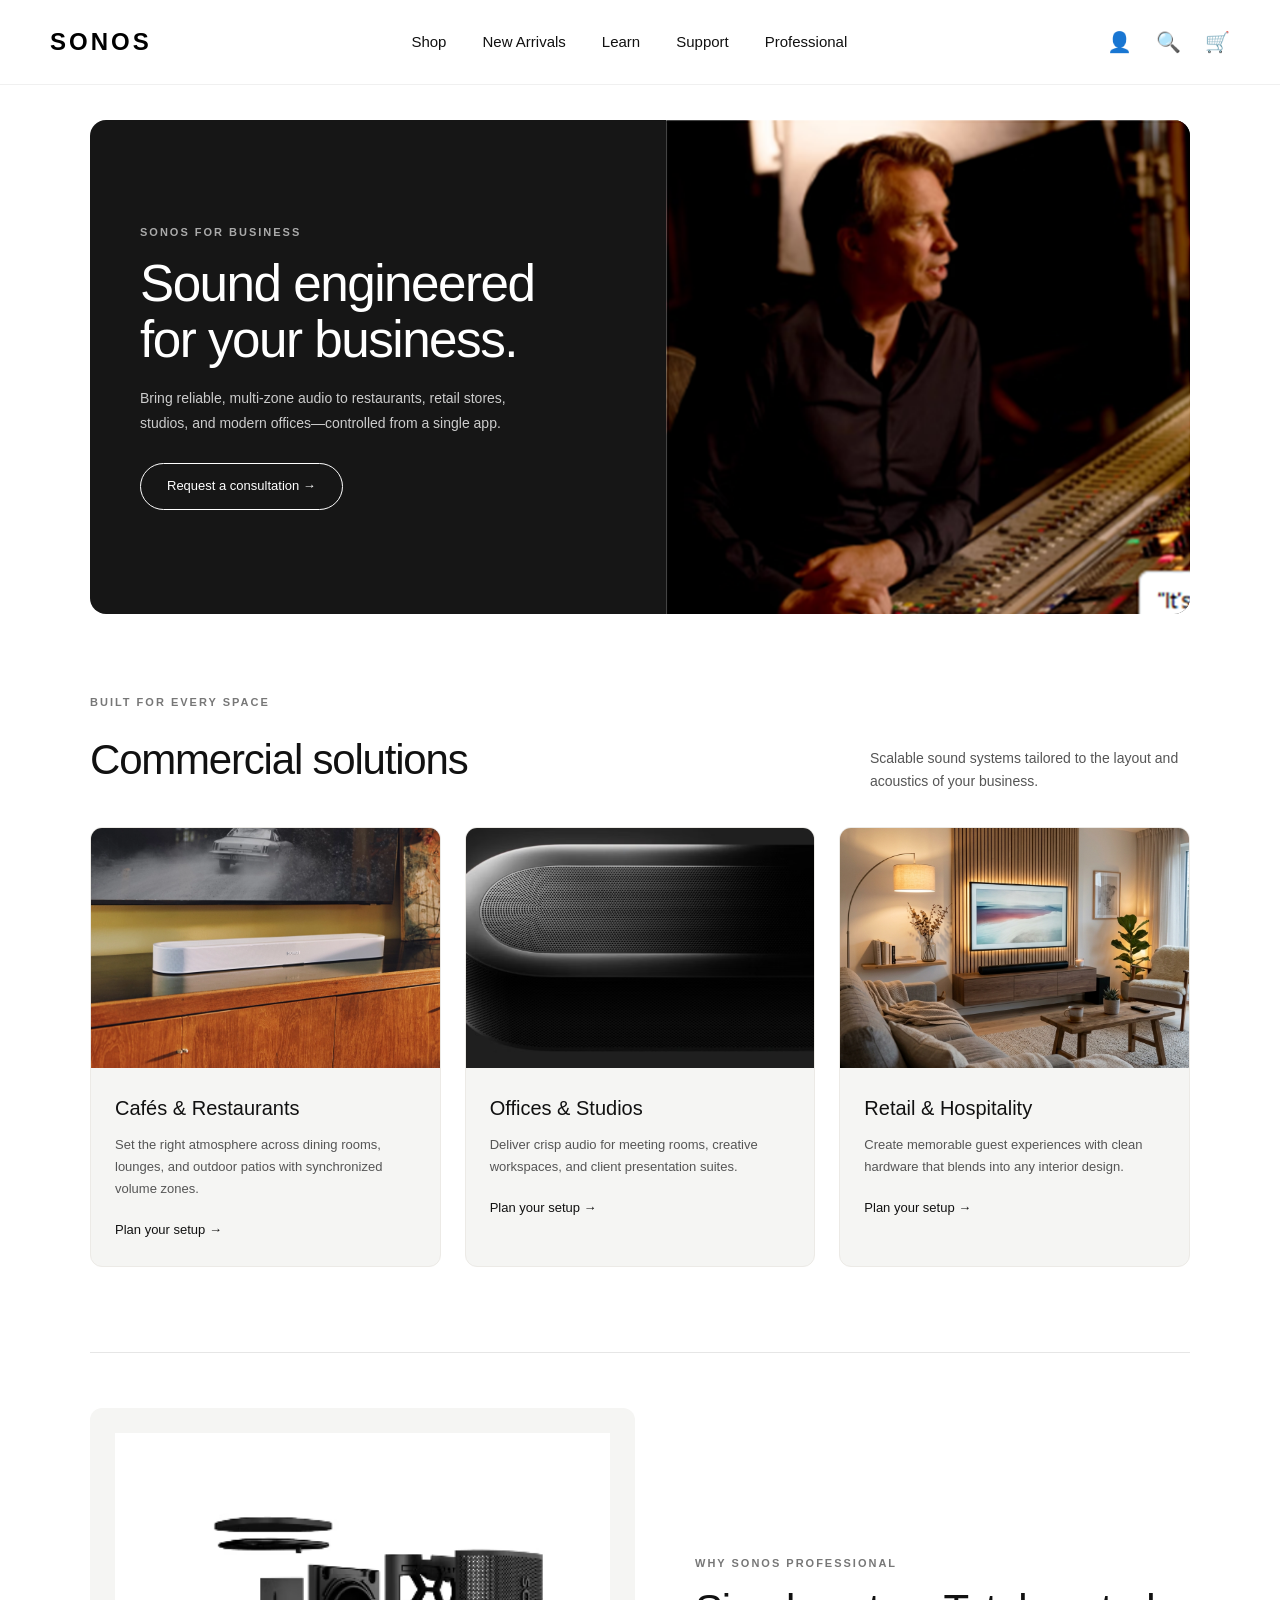
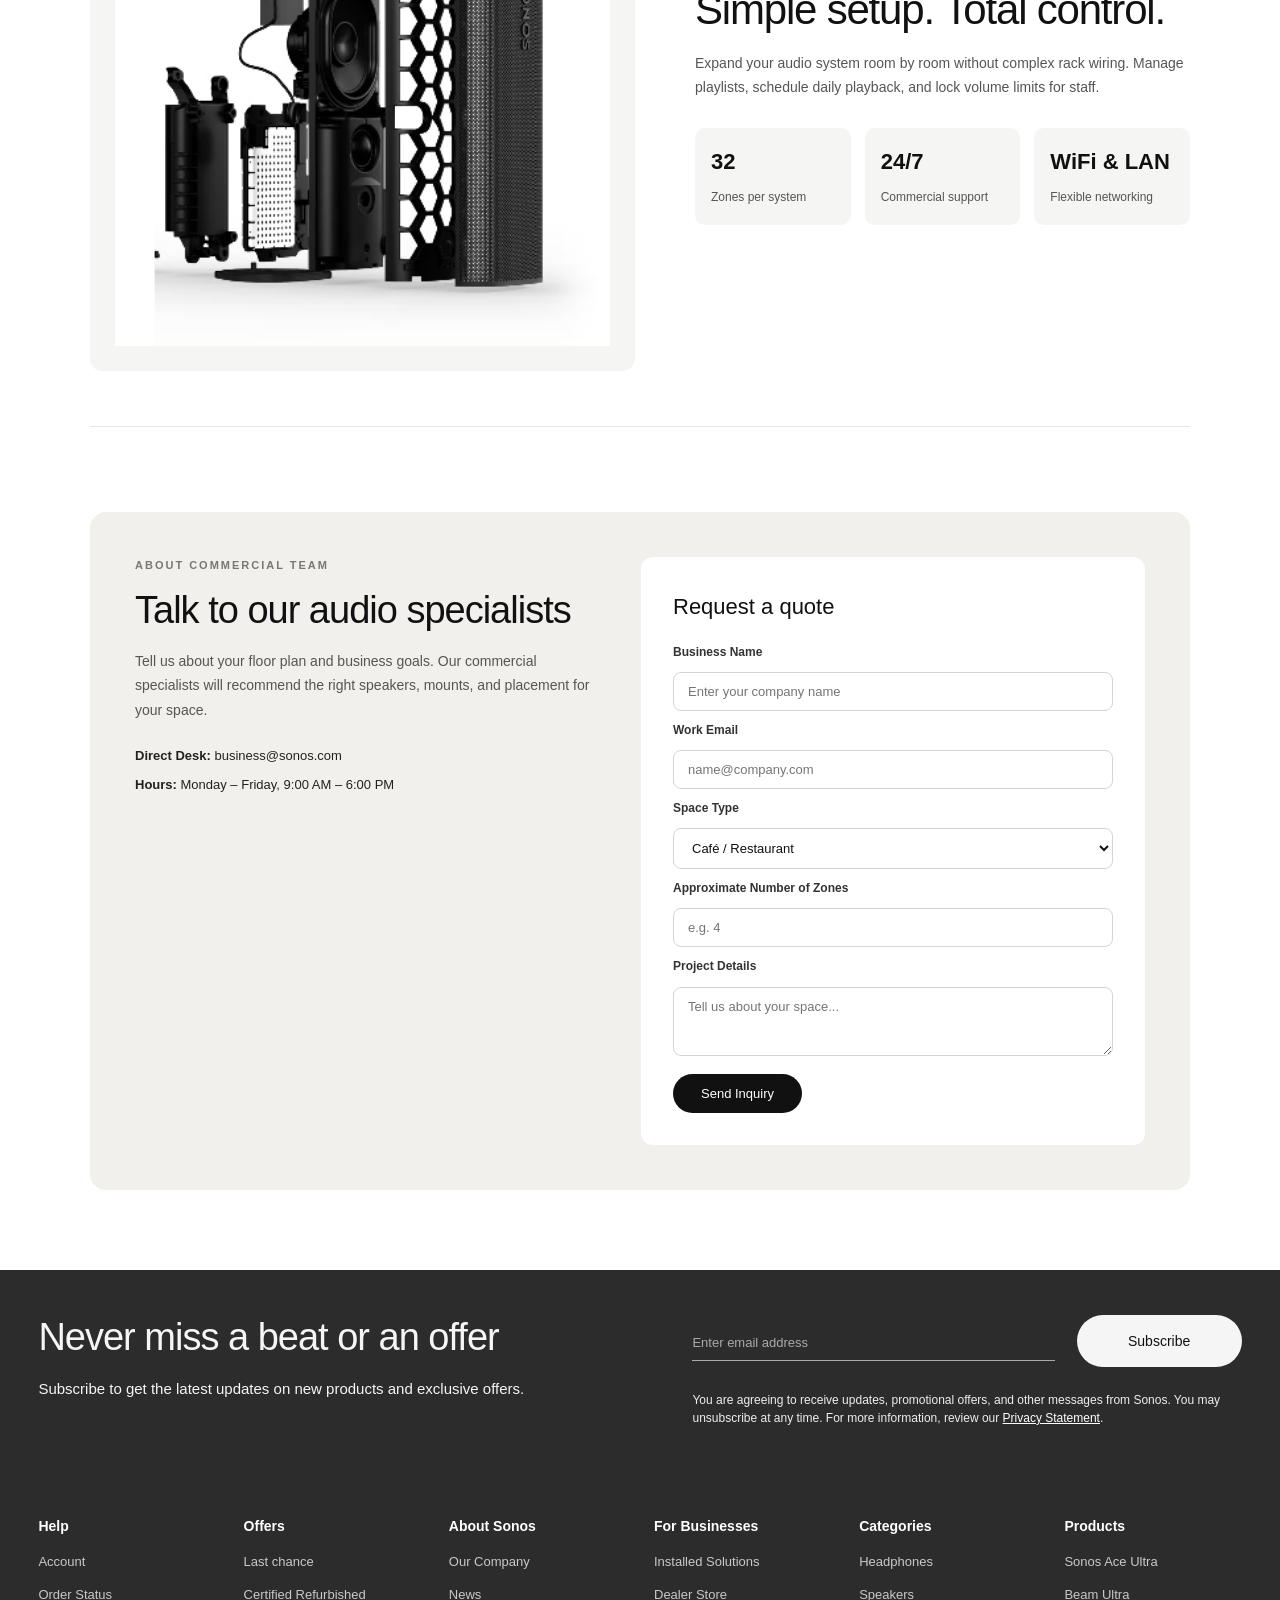
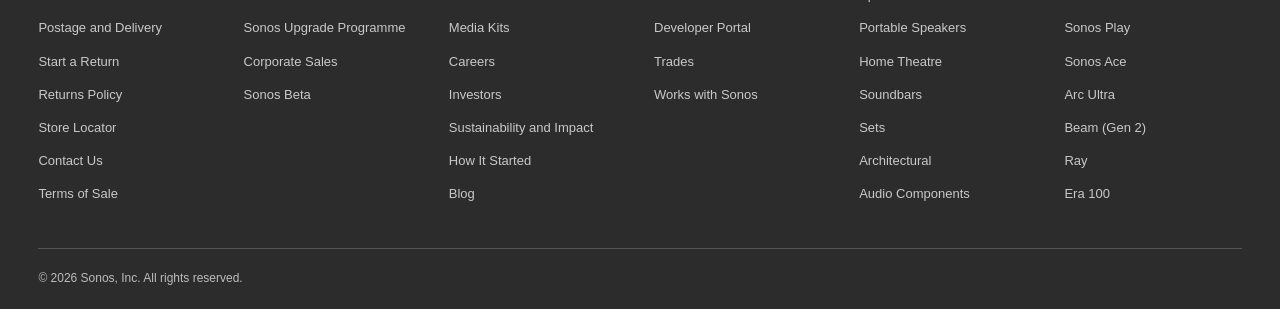
<file: Assignment-2/professional.html>
<!DOCTYPE html>
<html lang="en">

<head>
    <meta charset="UTF-8">
    <meta name="viewport" content="width=device-width, initial-scale=1.0">
    <title>Professional | Sonos for Business</title>
    <link rel="stylesheet" href="style.css">
    <link rel="stylesheet" href="professional.css">
</head>

<body>

    <header class="navbar">
        <a href="index.html" class="logo">SONOS</a>
        <nav class="nav-links">
            <a href="shop.html">Shop</a>
            <a href="new-arrivals.html">New Arrivals</a>
            <a href="learn.html">Learn</a>
            <a href="support.html">Support</a>
            <a href="professional.html" class="active-link">Professional</a>
        </nav>
        <div class="nav-icons">
            <a href="index.html#account" title="Account">👤</a>
            <a href="index.html#search" title="Search">🔍</a>
            <a href="index.html#cart" title="Cart">🛒</a>
        </div>
    </header>

    <main class="pro-page">

        <section class="pro-hero">
            <div class="pro-hero-text">
                <p class="pro-eyebrow">SONOS FOR BUSINESS</p>
                <h1>Sound engineered for your business.</h1>
                <p>Bring reliable, multi-zone audio to restaurants, retail stores, studios, and modern offices—controlled from a single app.</p>
                <a href="#consultation" class="pro-btn">Request a consultation →</a>
            </div>
            <div class="pro-hero-visual">
                <img src="media/producer.png" alt="Audio engineer at mixing console">
            </div>
        </section>

        <section class="spaces-section">
            <div class="spaces-header">
                <div>
                    <p class="pro-eyebrow">BUILT FOR EVERY SPACE</p>
                    <h2>Commercial solutions</h2>
                </div>
                <p>Scalable sound systems tailored to the layout and acoustics of your business.</p>
            </div>

            <div class="spaces-grid">
                <article class="space-card">
                    <div class="space-image">
                        <img src="media/speaker.png" alt="Smart speaker for cafes and restaurants">
                    </div>
                    <div class="space-info">
                        <h3>Cafés &amp; Restaurants</h3>
                        <p>Set the right atmosphere across dining rooms, lounges, and outdoor patios with synchronized volume zones.</p>
                        <a href="#consultation">Plan your setup →</a>
                    </div>
                </article>

                <article class="space-card">
                    <div class="space-image">
                        <img src="media/beamultra.png" alt="Soundbar for offices and studios">
                    </div>
                    <div class="space-info">
                        <h3>Offices &amp; Studios</h3>
                        <p>Deliver crisp audio for meeting rooms, creative workspaces, and client presentation suites.</p>
                        <a href="#consultation">Plan your setup →</a>
                    </div>
                </article>

                <article class="space-card">
                    <div class="space-image">
                        <img src="media/hometheater.jpg" alt="Architectural sound for retail and hospitality">
                    </div>
                    <div class="space-info">
                        <h3>Retail &amp; Hospitality</h3>
                        <p>Create memorable guest experiences with clean hardware that blends into any interior design.</p>
                        <a href="#consultation">Plan your setup →</a>
                    </div>
                </article>
            </div>
        </section>

        <section class="pro-why">
            <div class="pro-why-image">
                <img src="media/opened-speaker.png" alt="Internal acoustic engineering of a Sonos speaker">
            </div>
            <div class="pro-why-content">
                <p class="pro-eyebrow">WHY SONOS PROFESSIONAL</p>
                <h2>Simple setup. Total control.</h2>
                <p>Expand your audio system room by room without complex rack wiring. Manage playlists, schedule daily playback, and lock volume limits for staff.</p>

                <div class="pro-stats">
                    <div class="stat-box">
                        <strong>32</strong>
                        <span>Zones per system</span>
                    </div>
                    <div class="stat-box">
                        <strong>24/7</strong>
                        <span>Commercial support</span>
                    </div>
                    <div class="stat-box">
                        <strong>WiFi &amp; LAN</strong>
                        <span>Flexible networking</span>
                    </div>
                </div>
            </div>
        </section>

        <section class="pro-contact" id="consultation">
            <div class="pro-about">
                <p class="pro-eyebrow">ABOUT COMMERCIAL TEAM</p>
                <h2>Talk to our audio specialists</h2>
                <p>Tell us about your floor plan and business goals. Our commercial specialists will recommend the right speakers, mounts, and placement for your space.</p>
                <p class="pro-detail"><strong>Direct Desk:</strong> business@sonos.com</p>
                <p class="pro-detail"><strong>Hours:</strong> Monday – Friday, 9:00 AM – 6:00 PM</p>
            </div>

            <div class="pro-form-box">
                <h3>Request a quote</h3>
                <form class="pro-form" action="#" method="get">
                    <label for="bizName">Business Name</label>
                    <input type="text" id="bizName" placeholder="Enter your company name" required>

                    <label for="bizEmail">Work Email</label>
                    <input type="email" id="bizEmail" placeholder="name@company.com" required>

                    <label for="spaceType">Space Type</label>
                    <select id="spaceType">
                        <option value="cafe">Café / Restaurant</option>
                        <option value="office">Office / Studio</option>
                        <option value="retail">Retail Store</option>
                        <option value="hospitality">Hotel / Hospitality</option>
                    </select>

                    <label for="roomCount">Approximate Number of Zones</label>
                    <input type="number" id="roomCount" min="1" max="32" placeholder="e.g. 4" required>

                    <label for="bizNotes">Project Details</label>
                    <textarea id="bizNotes" rows="3" placeholder="Tell us about your space..." required></textarea>

                    <button type="submit" class="pro-submit">Send Inquiry</button>
                </form>
            </div>
        </section>

    </main>

    <footer class="footer">
        <div class="footer-newsletter">
            <div class="newsletter-intro">
                <h2>Never miss a beat or an offer</h2>
                <p>Subscribe to get the latest updates on new products and exclusive offers.</p>
            </div>

            <div class="newsletter-form">
                <form action="#" method="get">
                    <input type="email" placeholder="Enter email address" aria-label="Email address" required>
                    <button type="submit">Subscribe</button>
                </form>
                <p class="newsletter-disclaimer">
                    You are agreeing to receive updates, promotional offers, and other messages from Sonos.
                    You may unsubscribe at any time. For more information, review our
                    <a href="#">Privacy Statement</a>.
                </p>
            </div>
        </div>

        <div class="footer-links">
            <div class="footer-column">
                <h4>Help</h4>
                <a href="#">Account</a>
                <a href="#">Order Status</a>
                <a href="#">Postage and Delivery</a>
                <a href="#">Start a Return</a>
                <a href="#">Returns Policy</a>
                <a href="#">Store Locator</a>
                <a href="#">Contact Us</a>
                <a href="#">Terms of Sale</a>
            </div>

            <div class="footer-column">
                <h4>Offers</h4>
                <a href="#">Last chance</a>
                <a href="#">Certified Refurbished</a>
                <a href="#">Sonos Upgrade Programme</a>
                <a href="#">Corporate Sales</a>
                <a href="#">Sonos Beta</a>
            </div>

            <div class="footer-column">
                <h4>About Sonos</h4>
                <a href="#">Our Company</a>
                <a href="#">News</a>
                <a href="#">Media Kits</a>
                <a href="#">Careers</a>
                <a href="#">Investors</a>
                <a href="#">Sustainability and Impact</a>
                <a href="#">How It Started</a>
                <a href="#">Blog</a>
            </div>

            <div class="footer-column">
                <h4>For Businesses</h4>
                <a href="#">Installed Solutions</a>
                <a href="#">Dealer Store</a>
                <a href="#">Developer Portal</a>
                <a href="#">Trades</a>
                <a href="#">Works with Sonos</a>
            </div>

            <div class="footer-column">
                <h4>Categories</h4>
                <a href="#">Headphones</a>
                <a href="#">Speakers</a>
                <a href="#">Portable Speakers</a>
                <a href="#">Home Theatre</a>
                <a href="#">Soundbars</a>
                <a href="#">Sets</a>
                <a href="#">Architectural</a>
                <a href="#">Audio Components</a>
            </div>

            <div class="footer-column">
                <h4>Products</h4>
                <a href="#">Sonos Ace Ultra</a>
                <a href="#">Beam Ultra</a>
                <a href="#">Sonos Play</a>
                <a href="#">Sonos Ace</a>
                <a href="#">Arc Ultra</a>
                <a href="#">Beam (Gen 2)</a>
                <a href="#">Ray</a>
                <a href="#">Era 100</a>
            </div>
        </div>

        <div class="footer-bottom">
            <p>&copy; 2026 Sonos, Inc. All rights reserved.</p>
        </div>
    </footer>

</body>

</html>
</file>
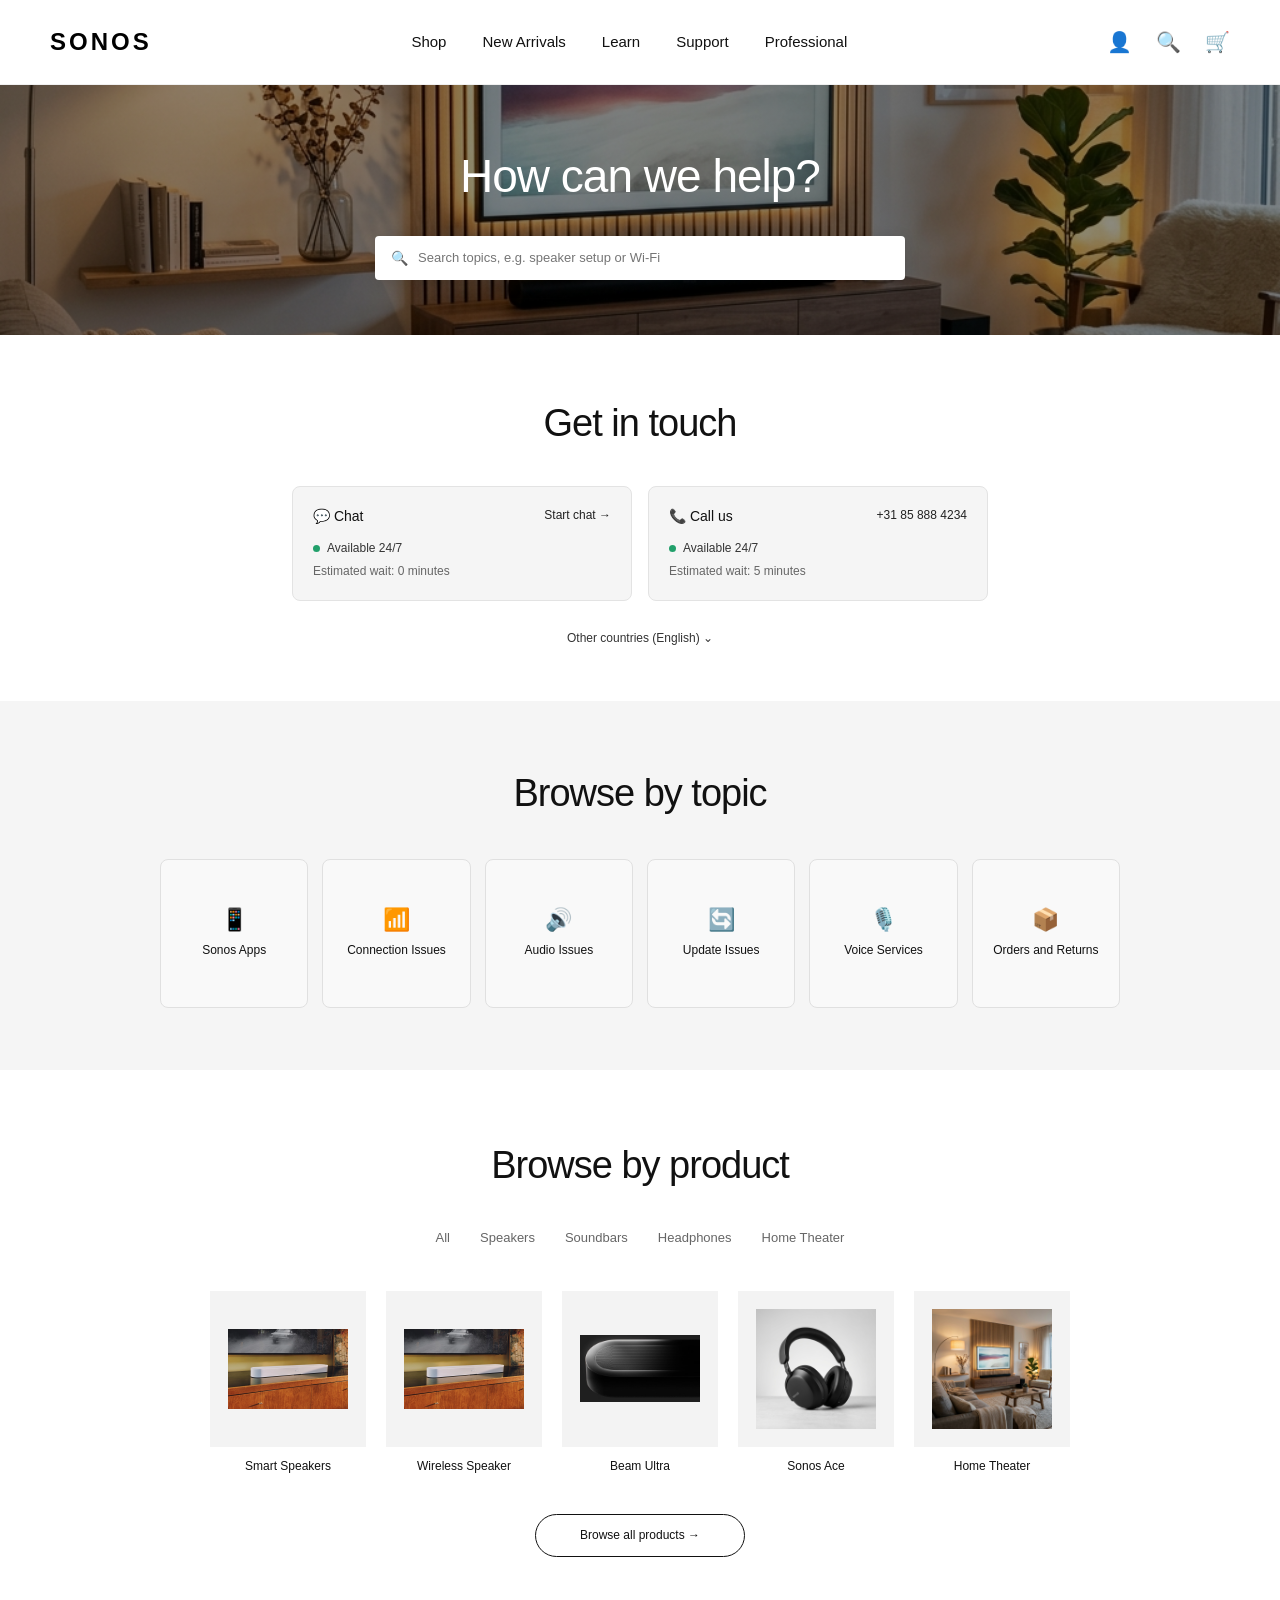
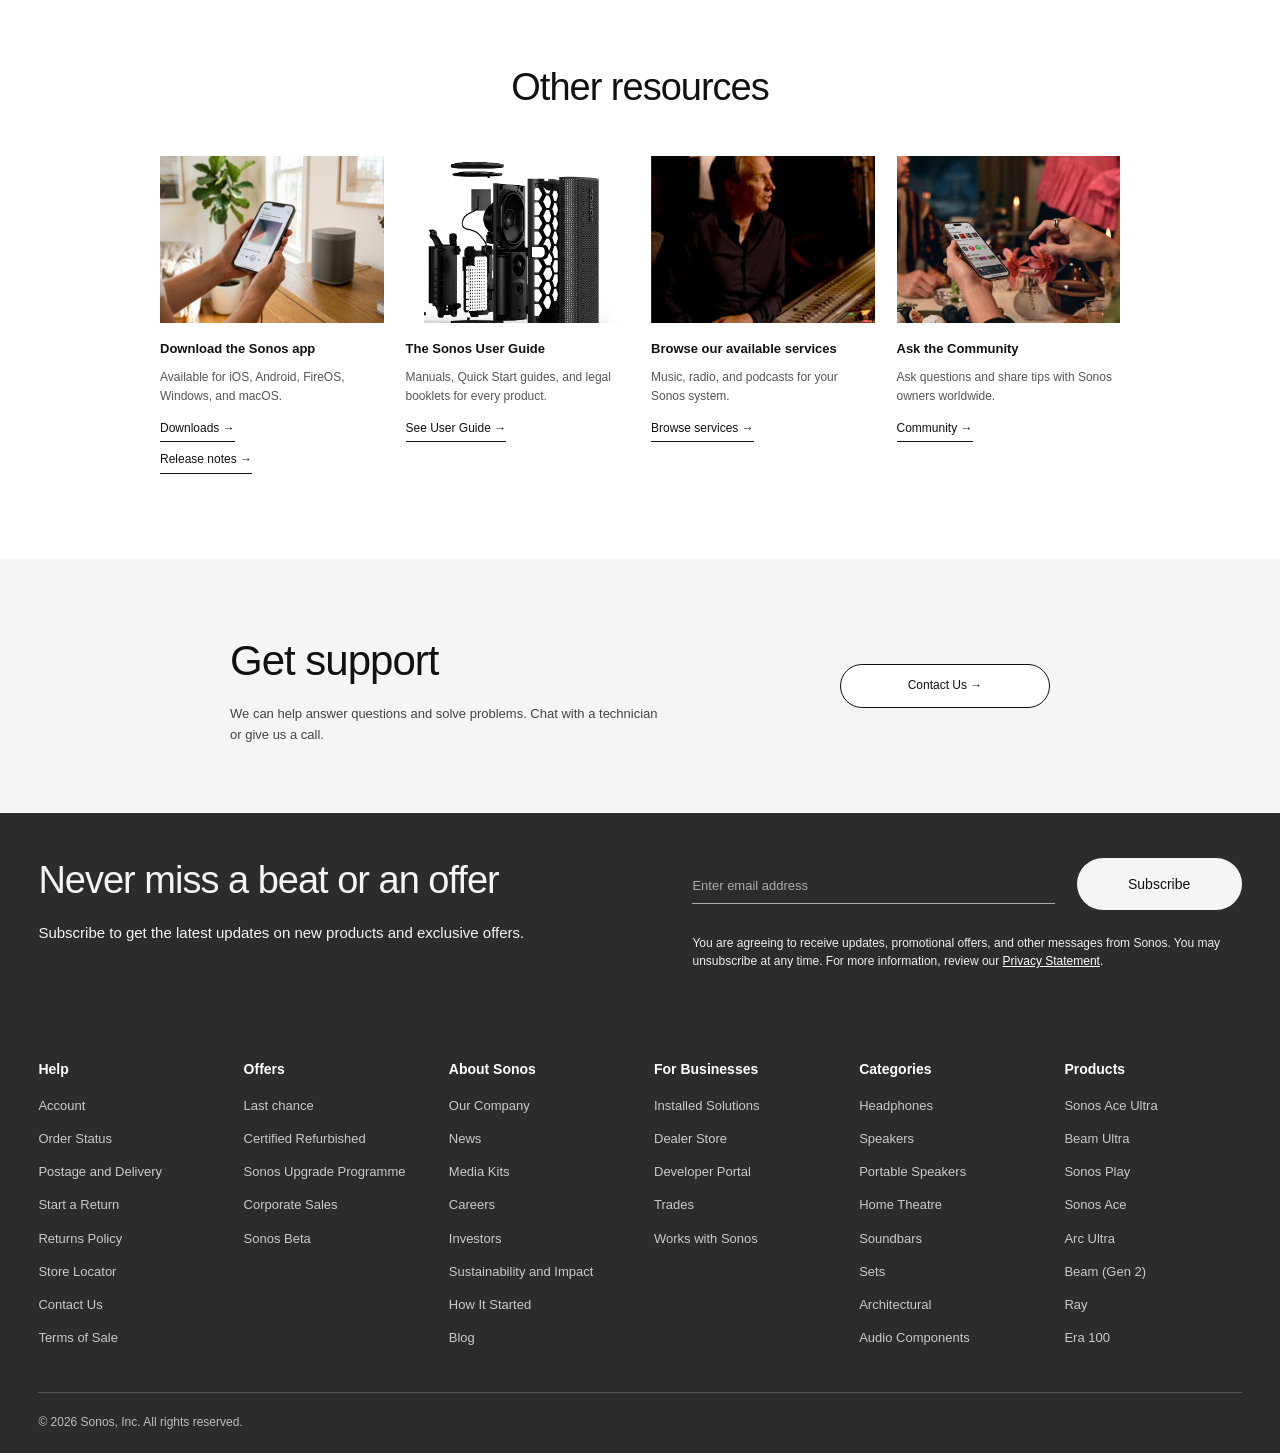
<file: Assignment-2/support.html>
<!DOCTYPE html>
<html lang="en">

<head>
    <meta charset="UTF-8">
    <meta name="viewport" content="width=device-width, initial-scale=1.0">
    <title>Support | Sonos</title>
    <link rel="stylesheet" href="style.css">
    <link rel="stylesheet" href="support.css">
</head>

<body>

    <header class="navbar">
        <a href="index.html" class="logo">SONOS</a>
        <nav class="nav-links">
            <a href="shop.html">Shop</a>
            <a href="new-arrivals.html">New Arrivals</a>
            <a href="learn.html">Learn</a>
            <a href="support.html" class="active-link">Support</a>
            <a href="professional.html">Professional</a>
        </nav>
        <div class="nav-icons">
            <a href="index.html#account" title="Account">👤</a>
            <a href="index.html#search" title="Search">🔍</a>
            <a href="index.html#cart" title="Cart">🛒</a>
        </div>
    </header>

    <main class="support-page">

        <section class="support-hero">
            <h1>How can we help?</h1>
            <div class="support-search-bar">
                <span>🔍</span>
                <input type="text" id="supportSearch" placeholder="Search topics, e.g. speaker setup or Wi-Fi" aria-label="Search support topics">
            </div>
        </section>

        <section class="contact-section" id="contact">
            <h2>Get in touch</h2>

            <div class="contact-cards">
                <div class="contact-box">
                    <div class="contact-box-top">
                        <span class="contact-title">💬 Chat</span>
                        <a href="#topics" class="contact-action">Start chat →</a>
                    </div>
                    <p class="status-line"><span class="status-dot"></span> Available 24/7</p>
                    <p class="wait-line">Estimated wait: 0 minutes</p>
                </div>

                <div class="contact-box">
                    <div class="contact-box-top">
                        <span class="contact-title">📞 Call us</span>
                        <a href="tel:+31858884234" class="contact-action">+31 85 888 4234</a>
                    </div>
                    <p class="status-line"><span class="status-dot"></span> Available 24/7</p>
                    <p class="wait-line">Estimated wait: 5 minutes</p>
                </div>
            </div>

            <button type="button" id="countryButton" class="country-toggle">Other countries (English) ⌄</button>

            <div id="countryList" class="country-list">
                <a href="#">United States (English)</a>
                <a href="#">United Kingdom (English)</a>
                <a href="#">Canada (English / Français)</a>
                <a href="#">Germany (Deutsch)</a>
                <a href="#">France (Français)</a>
                <a href="#">Netherlands (Nederlands)</a>
                <a href="#">Australia (English)</a>
                <a href="#">Pakistan (English)</a>
            </div>
        </section>

        <section class="topics-section" id="topics">
            <h2>Browse by topic</h2>

            <div class="topics-grid">
                <a href="#products" class="topic-card" data-keywords="app apps setup installation speaker sonos">
                    <span class="topic-icon">📱</span>
                    <span>Sonos Apps</span>
                </a>

                <a href="#products" class="topic-card" data-keywords="wifi wi-fi internet network connection router">
                    <span class="topic-icon">📶</span>
                    <span>Connection Issues</span>
                </a>

                <a href="#products" class="topic-card" data-keywords="sound audio volume speaker music playback">
                    <span class="topic-icon">🔊</span>
                    <span>Audio Issues</span>
                </a>

                <a href="#products" class="topic-card" data-keywords="update updates software firmware app">
                    <span class="topic-icon">🔄</span>
                    <span>Update Issues</span>
                </a>

                <a href="#products" class="topic-card" data-keywords="voice assistant alexa microphone speech commands">
                    <span class="topic-icon">🎙️</span>
                    <span>Voice Services</span>
                </a>

                <a href="#products" class="topic-card" data-keywords="orders order delivery shipping returns refund payment">
                    <span class="topic-icon">📦</span>
                    <span>Orders and Returns</span>
                </a>
            </div>
        </section>

        <section class="products-section" id="products">
            <h2>Browse by product</h2>

            <div class="category-tabs">
                <button type="button" class="category-btn" data-category="all">All</button>
                <button type="button" class="category-btn" data-category="speakers">Speakers</button>
                <button type="button" class="category-btn" data-category="soundbars">Soundbars</button>
                <button type="button" class="category-btn" data-category="headphones">Headphones</button>
                <button type="button" class="category-btn" data-category="hometheater">Home Theater</button>
            </div>

            <div class="products-grid">
                <article class="product-card" data-category="speakers">
                    <div class="product-tile">
                        <img src="media/speaker.png" alt="Smart Speakers">
                    </div>
                    <h3>Smart Speakers</h3>
                </article>

                <article class="product-card" data-category="speakers">
                    <div class="product-tile">
                        <img src="media/speaker.png" alt="Wireless Speaker">
                    </div>
                    <h3>Wireless Speaker</h3>
                </article>

                <article class="product-card" data-category="soundbars">
                    <div class="product-tile">
                        <img src="media/beamultra.png" alt="Beam Ultra">
                    </div>
                    <h3>Beam Ultra</h3>
                </article>

                <article class="product-card" data-category="headphones">
                    <div class="product-tile">
                        <img src="media/headphones.jpg" alt="Sonos Ace">
                    </div>
                    <h3>Sonos Ace</h3>
                </article>

                <article class="product-card" data-category="hometheater">
                    <div class="product-tile">
                        <img src="media/hometheater.jpg" alt="Home Theater">
                    </div>
                    <h3>Home Theater</h3>
                </article>
            </div>

            <div class="browse-all-wrap">
                <a href="shop.html" class="pill-btn">Browse all products →</a>
            </div>
        </section>

        <section class="resources-section">
            <h2>Other resources</h2>

            <div class="resources-grid">
                <article class="resource-card">
                    <div class="resource-photo">
                        <img src="media/setup.jpg" alt="Download the Sonos app">
                    </div>
                    <h3>Download the Sonos app</h3>
                    <p>Available for iOS, Android, FireOS, Windows, and macOS.</p>
                    <div class="resource-links">
                        <a href="learn.html">Downloads →</a>
                        <a href="learn.html">Release notes →</a>
                    </div>
                </article>

                <article class="resource-card">
                    <div class="resource-photo">
                        <img src="media/opened-speaker.png" alt="The Sonos User Guide">
                    </div>
                    <h3>The Sonos User Guide</h3>
                    <p>Manuals, Quick Start guides, and legal booklets for every product.</p>
                    <div class="resource-links">
                        <a href="learn.html">See User Guide →</a>
                    </div>
                </article>

                <article class="resource-card">
                    <div class="resource-photo">
                        <img src="media/producer.png" alt="Browse our available services">
                    </div>
                    <h3>Browse our available services</h3>
                    <p>Music, radio, and podcasts for your Sonos system.</p>
                    <div class="resource-links">
                        <a href="learn.html">Browse services →</a>
                    </div>
                </article>

                <article class="resource-card">
                    <div class="resource-photo">
                        <img src="media/bottompic.png" alt="Ask the Community">
                    </div>
                    <h3>Ask the Community</h3>
                    <p>Ask questions and share tips with Sonos owners worldwide.</p>
                    <div class="resource-links">
                        <a href="#contact">Community →</a>
                    </div>
                </article>
            </div>
        </section>

        <section class="get-support-banner">
            <div class="get-support-inner">
                <div class="get-support-copy">
                    <h2>Get support</h2>
                    <p>We can help answer questions and solve problems. Chat with a technician or give us a call.</p>
                </div>
                <a href="#contact" class="pill-btn">Contact Us →</a>
            </div>
        </section>

    </main>

    <footer class="footer">
        <div class="footer-newsletter">
            <div class="newsletter-intro">
                <h2>Never miss a beat or an offer</h2>
                <p>Subscribe to get the latest updates on new products and exclusive offers.</p>
            </div>

            <div class="newsletter-form">
                <form action="#" method="get">
                    <input type="email" placeholder="Enter email address" aria-label="Email address" required>
                    <button type="submit">Subscribe</button>
                </form>
                <p class="newsletter-disclaimer">
                    You are agreeing to receive updates, promotional offers, and other messages from Sonos.
                    You may unsubscribe at any time. For more information, review our
                    <a href="#">Privacy Statement</a>.
                </p>
            </div>
        </div>

        <div class="footer-links">
            <div class="footer-column">
                <h4>Help</h4>
                <a href="#">Account</a>
                <a href="#">Order Status</a>
                <a href="#">Postage and Delivery</a>
                <a href="#">Start a Return</a>
                <a href="#">Returns Policy</a>
                <a href="#">Store Locator</a>
                <a href="#">Contact Us</a>
                <a href="#">Terms of Sale</a>
            </div>

            <div class="footer-column">
                <h4>Offers</h4>
                <a href="#">Last chance</a>
                <a href="#">Certified Refurbished</a>
                <a href="#">Sonos Upgrade Programme</a>
                <a href="#">Corporate Sales</a>
                <a href="#">Sonos Beta</a>
            </div>

            <div class="footer-column">
                <h4>About Sonos</h4>
                <a href="#">Our Company</a>
                <a href="#">News</a>
                <a href="#">Media Kits</a>
                <a href="#">Careers</a>
                <a href="#">Investors</a>
                <a href="#">Sustainability and Impact</a>
                <a href="#">How It Started</a>
                <a href="#">Blog</a>
            </div>

            <div class="footer-column">
                <h4>For Businesses</h4>
                <a href="#">Installed Solutions</a>
                <a href="#">Dealer Store</a>
                <a href="#">Developer Portal</a>
                <a href="#">Trades</a>
                <a href="#">Works with Sonos</a>
            </div>

            <div class="footer-column">
                <h4>Categories</h4>
                <a href="#">Headphones</a>
                <a href="#">Speakers</a>
                <a href="#">Portable Speakers</a>
                <a href="#">Home Theatre</a>
                <a href="#">Soundbars</a>
                <a href="#">Sets</a>
                <a href="#">Architectural</a>
                <a href="#">Audio Components</a>
            </div>

            <div class="footer-column">
                <h4>Products</h4>
                <a href="#">Sonos Ace Ultra</a>
                <a href="#">Beam Ultra</a>
                <a href="#">Sonos Play</a>
                <a href="#">Sonos Ace</a>
                <a href="#">Arc Ultra</a>
                <a href="#">Beam (Gen 2)</a>
                <a href="#">Ray</a>
                <a href="#">Era 100</a>
            </div>
        </div>

        <div class="footer-bottom">
            <p>&copy; 2026 Sonos, Inc. All rights reserved.</p>
        </div>
    </footer>

    <script src="support.js"></script>
</body>

</html>
</file>
<file: Assignment-1/style.css>
* {
  margin: 0;
  padding: 0;
  box-sizing: border-box;
}

html {
  scroll-behavior: smooth;
}

body {
  font-family: -apple-system, BlinkMacSystemFont, "Segoe UI", Roboto, Helvetica, Arial, sans-serif;
  color: #111;
  background-color: #fff;
  line-height: 1.6;
  overflow-x: hidden;
}

img,
video {
  max-width: 100%;
}


.navbar {
  display: flex;
  justify-content: space-between;
  align-items: center;
  gap: 24px;
  padding: 0 50px;
  height: 85px;
  background-color: #fff;
  border-bottom: 1px solid #f0f0f0;
  position: sticky;
  top: 0;
  z-index: 100;
}

.logo {
  flex-shrink: 0;
  font-size: 24px;
  font-weight: 800;
  letter-spacing: 3px;
  text-decoration: none;
  color: #000;
}

.nav-links {
  display: flex;
  align-items: center;
  gap: 36px;
}

.nav-links a {
  text-decoration: none;
  color: #111;
  font-size: 15px;
  font-weight: 500;
  white-space: nowrap;
  transition: opacity 0.2s;
}

.nav-links a:hover,
.nav-icons a:hover {
  opacity: 0.6;
}

.nav-icons {
  display: flex;
  align-items: center;
  gap: 24px;
}

.nav-icons a {
  color: #111;
  text-decoration: none;
  font-size: 20px;
  line-height: 1;
  transition: opacity 0.2s;
}

.hero {
  position: relative;
  display: flex;
  align-items: center;
  justify-content: center;
  height: calc(100vh - 85px);
  min-height: 520px;
  overflow: hidden;
  text-align: center;
  color: #fff;
}

.hero-video,
.bottomvideo-video {
  position: absolute;
  inset: 0;
  width: 100%;
  height: 100%;
  object-fit: cover;
  z-index: 1;
}

.hero-overlay,
.bottomvideo-overlay,
.bottompic-overlay {
  position: absolute;
  inset: 0;
  width: 100%;
  height: 100%;
  background: rgba(0, 0, 0, 0.42);
  z-index: 2;
}

.hero-content,
.bottomvideo-content,
.bottompic-content {
  position: relative;
  z-index: 3;
  max-width: 800px;
  padding: 20px;
}

.hero-content h1,
.bottomvideo-content h1,
.bottompic-content h1 {
  margin-bottom: 26px;
  color: #fff;
  font-size: clamp(38px, 5.5vw, 68px);
  font-weight: 500;
  line-height: 1.15;
  letter-spacing: -0.02em;
}

.hero-btn {
  display: inline-block;
  padding: 12px 30px;
  border: 1px solid rgba(255, 255, 255, 0.25);
  border-radius: 50px;
  background-color: rgba(35, 35, 35, 0.65);
  color: #fff;
  font-size: 14px;
  font-weight: 500;
  text-decoration: none;
  backdrop-filter: blur(8px);
  transition: background-color 0.2s, transform 0.2s;
}

.hero-btn:hover {
  background-color: rgba(55, 55, 55, 0.85);
  transform: scale(1.02);
}


.btn {
  display: inline-block;
  margin-top: 14px;
  padding: 12px 24px;
  border-radius: 25px;
  font-size: 14px;
  font-weight: bold;
  text-decoration: none;
}

.btn-dark {
  background-color: #111;
  color: #fff;
}

.btn-dark:hover {
  opacity: 0.85;
}

.small-title {
  margin-bottom: 8px;
  color: #777;
  font-size: 12px;
  font-weight: bold;
  letter-spacing: 2px;
  text-transform: uppercase;
}


.feature-product {
  display: flex;
  align-items: center;
  max-width: 1050px;
  margin: 60px auto;
  overflow: hidden;
  border-radius: 20px;
  background-color: #242424;
  color: #fff;
}

.feature-text,
.feature-image {
  flex: 1;
  min-width: 0;
}

.feature-text {
  padding: 44px;
}

.feature-text h2 {
  margin-bottom: 8px;
  font-size: 30px;
  font-weight: 600;
}

.feature-text p {
  max-width: 320px;
  margin-bottom: 18px;
  color: #ddd;
  font-size: 14px;
  line-height: 1.5;
}

.btn-outline {
  display: inline-block;
  padding: 9px 24px;
  border: 1px solid #fff;
  border-radius: 50px;
  background-color: transparent;
  color: #fff;
  font-size: 13px;
  font-weight: 600;
  text-decoration: none;
  transition: background-color 0.2s, color 0.2s;
}

.btn-outline:hover {
  background-color: #fff;
  color: #111;
}

.feature-image {
  display: flex;
  justify-content: center;
  align-items: center;
  padding: 30px;
  background-color: #1a1a1a;
}

.feature-image img {
  display: block;
  width: 100%;
  height: auto;
  object-fit: contain;
}


.sound-showcase {
  max-width: 1050px;
  margin: 70px auto 100px;
  padding: 0 20px;
}

.sound-heading {
  margin-bottom: 60px;
  text-align: center;
}

.sound-heading h2 {
  color: #000;
  font-size: clamp(34px, 4.5vw, 54px);
  font-weight: 700;
  line-height: 1.15;
  letter-spacing: -0.02em;
}

.sound-section {
  display: flex;
  justify-content: space-between;
  align-items: center;
  gap: 50px;
}

.sound-text {
  flex: 1;
  max-width: 420px;
}

.sound-text h3 {
  margin-bottom: 16px;
  color: #000;
  font-size: clamp(30px, 3.8vw, 44px);
  font-weight: 700;
  line-height: 1.12;
  letter-spacing: -0.02em;
}

.sound-text p {
  margin-bottom: 24px;
  color: #555;
  font-size: 14px;
  line-height: 1.6;
}

.innovation-badge {
  display: inline-flex;
  align-items: baseline;
  gap: 8px;
  padding: 10px 18px;
  border: 1px solid #dcdcdc;
  border-radius: 8px;
}

.innovation-badge strong {
  color: #000;
  font-size: 24px;
  font-weight: 700;
}

.innovation-badge span {
  color: #666;
  font-size: 11px;
  font-weight: 500;
}

.sound-image {
  display: flex;
  flex: 1.1;
  justify-content: center;
  align-items: center;
  min-width: 0;
}

.sound-image img {
  width: 100%;
  height: auto;
  object-fit: contain;
}


.expertly-tuned-section {
  max-width: 1050px;
  margin: 90px auto 110px;
  padding: 0 20px;
}

.tuned-container {
  display: flex;
  justify-content: space-between;
  align-items: center;
  gap: 70px;
}

.tuned-image-wrapper {
  position: relative;
  flex: 1;
  max-width: 460px;
  min-width: 0;
}

.tuned-image-wrapper img {
  display: block;
  width: 100%;
  height: auto;
}

.quote-card {
  position: absolute;
  right: -30px;
  bottom: -25px;
  max-width: 310px;
  padding: 14px 18px;
  border: 1px solid #d5d5d5;
  border-radius: 8px;
  background-color: #fff;
  box-shadow: 0 4px 15px rgba(0, 0, 0, 0.05);
}

.quote-text {
  margin-bottom: 6px;
  color: #111;
  font-size: 14px;
  font-weight: 600;
}

.quote-author {
  margin-bottom: 2px;
  color: #111;
  font-size: 12px;
  font-weight: 700;
}

.quote-role {
  color: #666;
  font-size: 11px;
  line-height: 1.4;
}

.tuned-text {
  flex: 1;
  max-width: 440px;
}

.tuned-text h2 {
  margin-bottom: 16px;
  color: #000;
  font-size: clamp(34px, 4.2vw, 48px);
  font-weight: 700;
  letter-spacing: -0.02em;
}

.tuned-text p {
  color: #555;
  font-size: 15px;
  line-height: 1.6;
}


.products-section {
  max-width: 1100px;
  margin: 60px auto;
  padding: 0 20px;
}

.section-heading {
  margin-bottom: 35px;
  text-align: center;
}

.section-heading h2 {
  font-size: 32px;
}

.cards-container {
  display: flex;
  gap: 20px;
}

.card {
  flex: 1;
  min-width: 0;
  padding: 20px;
  border: 1px solid #eee;
  border-radius: 12px;
  background-color: #f7f7f7;
  text-align: center;
  transition: transform 0.3s ease, box-shadow 0.3s ease;
}

.card:hover {
  transform: translateY(-4px);
  box-shadow: 0 8px 20px rgba(0, 0, 0, 0.08);
}

.card img {
  width: 100%;
  height: 200px;
  margin-bottom: 14px;
  border-radius: 8px;
  object-fit: cover;
}

.card h3 {
  margin-bottom: 6px;
  font-size: 18px;
}

.card p {
  margin-bottom: 10px;
  color: #666;
  font-size: 14px;
}

.card .link {
  color: #111;
  font-size: 13px;
  font-weight: bold;
  text-decoration: none;
}


.setup-section {
  display: flex;
  align-items: center;
  gap: 40px;
  max-width: 1100px;
  margin: 60px auto;
  padding: 0 20px;
}

.setup-image,
.setup-text {
  flex: 1;
  min-width: 0;
}

.setup-image img {
  display: block;
  width: 100%;
  border-radius: 12px;
}

.setup-text h2 {
  margin: 8px 0;
  font-size: 32px;
}

.setup-text p {
  margin-bottom: 12px;
  color: #555;
}


.footer {
  width: 100%;
  padding: 45px 3% 20px;
  background: #2c2c2c;
  color: #f5f5f5;
  font-family: Arial, sans-serif;
}

.footer * {
  box-sizing: border-box;
}

.footer-newsletter {
  display: grid;
  grid-template-columns: 1.1fr 1fr;
  gap: 50px;
  margin-bottom: 88px;
}

.newsletter-intro h2 {
  margin: 0 0 17px;
  font-size: clamp(27px, 3vw, 38px);
  font-weight: 400;
  line-height: 1.2;
  letter-spacing: -1px;
}

.newsletter-intro p {
  max-width: 500px;
  margin: 0;
  font-size: 15px;
  line-height: 1.6;
}

.newsletter-form form {
  display: grid;
  grid-template-columns: minmax(0, 1fr) 165px;
  align-items: center;
  gap: 22px;
}

.newsletter-form input {
  width: 100%;
  min-width: 0;
  padding: 14px 0 10px;
  border: 0;
  border-bottom: 1px solid #aaa;
  outline: none;
  background: transparent;
  color: #fff;
  font-size: 13px;
}

.newsletter-form input::placeholder {
  color: #aaa;
}

.newsletter-form input:focus {
  border-bottom-color: #fff;
}

.newsletter-form button {
  min-height: 52px;
  padding: 12px 20px;
  border: 0;
  border-radius: 30px;
  background: #f5f5f5;
  color: #111;
  font-size: 14px;
  cursor: pointer;
  transition: background 0.2s ease;
}

.newsletter-form button:hover {
  background: #dcdcdc;
}

.newsletter-disclaimer {
  margin: 24px 0 0;
  color: #eee;
  font-size: 12px;
  line-height: 1.5;
}

.newsletter-disclaimer a {
  color: #fff;
  text-decoration: underline;
}

.footer-links {
  display: grid;
  grid-template-columns: repeat(6, minmax(0, 1fr));
  gap: 28px;
}

.footer-column {
  display: flex;
  flex-direction: column;
  align-items: flex-start;
  gap: 15px;
  min-width: 0;
}

.footer-column h4 {
  margin: 0 0 1px;
  color: #fff;
  font-size: 14px;
  font-weight: 600;
}

.footer-column a {
  color: #c9c9c9;
  font-size: 13px;
  line-height: 1.4;
  text-decoration: none;
  overflow-wrap: anywhere;
  transition: color 0.2s ease;
}

.footer-column a:hover {
  color: #fff;
  text-decoration: underline;
}

.footer-bottom {
  margin-top: 45px;
  padding-top: 20px;
  border-top: 1px solid #555;
}

.footer-bottom p {
  margin: 0;
  color: #bdbdbd;
  font-size: 12px;
}


.bottomvideo {
  position: relative;
  display: flex;
  align-items: center;
  justify-content: center;
  height: calc(100vh - 85px);
  min-height: 520px;
  overflow: hidden;
  text-align: center;
  color: #fff;
}


.bottompic {
  position: relative;
  display: flex;
  align-items: center;
  justify-content: flex-end;
  height: calc(100vh - 85px);
  min-height: 520px;
  overflow: hidden;
  text-align: left;
  color: #fff;
}

.bottompic img {
  position: absolute;
  inset: 0;
  z-index: 1;
  width: 100%;
  height: 100%;
  object-fit: cover;
}

.bottompic-content {
  margin-right: 5%;
}


.balanced-section {
  display: grid;
  grid-template-columns: 1fr 1.15fr;
  align-items: center;
  gap: 65px;
  width: 100%;
  max-width: 990px;
  margin: 0 auto;
  padding: 37px 20px;
  background: #fff;
  color: #000;
}

.balanced-content {
  max-width: 420px;
}

.balanced-content h1 {
  margin: 0 0 14px;
  font-size: 52px;
  font-weight: 500;
  line-height: 1.17;
  letter-spacing: -1.5px;
}

.balanced-content p {
  margin: 0;
  color: #333;
  font-size: 16px;
  font-weight: 400;
  line-height: 1.35;
}

.balanced-media {
  position: relative;
  width: 100%;
  aspect-ratio: 469 / 313;
  overflow: hidden;
}

.balanced-media video {
  display: block;
  width: 100%;
  height: 100%;
  object-fit: cover;
}


@media (max-width: 1000px) {
  .navbar {
    padding: 0 25px;
    gap: 18px;
  }

  .nav-links {
    gap: 18px;
  }

  .nav-links a {
    font-size: 14px;
  }

  .nav-icons {
    gap: 15px;
  }

  .footer-newsletter {
    grid-template-columns: 1fr 1fr;
    gap: 30px;
    margin-bottom: 65px;
  }

  .newsletter-form form {
    grid-template-columns: minmax(0, 1fr) 125px;
    gap: 15px;
  }

  .footer-links {
    grid-template-columns: repeat(3, minmax(0, 1fr));
    row-gap: 35px;
  }

  .tuned-container {
    gap: 40px;
  }

  .quote-card {
    right: -10px;
  }

  .balanced-section {
    gap: 35px;
  }

  .balanced-content h1 {
    font-size: 44px;
  }
}


@media (max-width: 768px) {
  .navbar {
    height: auto;
    min-height: 70px;
    padding: 15px 20px;
    flex-wrap: wrap;
    gap: 14px;
  }

  .nav-links {
    order: 3;
    display: flex;
    justify-content: center;
    flex-wrap: wrap;
    gap: 12px 18px;
    width: 100%;
  }

  .nav-icons {
    gap: 14px;
  }

  .hero,
  .bottomvideo,
  .bottompic {
    height: 70vh;
    min-height: 420px;
  }

  .feature-product {
    flex-direction: column;
    margin: 30px 15px;
  }

  .feature-text {
    width: 100%;
    padding: 25px;
  }

  .feature-image {
    width: 100%;
  }

  .sound-section,
  .tuned-container,
  .setup-section {
    flex-direction: column;
    align-items: stretch;
    gap: 30px;
  }

  .sound-text,
  .tuned-text,
  .setup-image,
  .setup-text {
    width: 100%;
    max-width: none;
  }

  .sound-image {
    width: 100%;
  }

  .tuned-image-wrapper {
    width: 100%;
    max-width: 460px;
    margin: 0 auto;
  }

  .quote-card {
    position: static;
    max-width: 100%;
    margin-top: 15px;
  }

  .cards-container {
    flex-wrap: wrap;
  }

  .card {
    flex: 1 1 calc(50% - 15px);
  }

  .balanced-section {
    grid-template-columns: 1fr;
    gap: 25px;
    padding: 30px 20px;
  }

  .balanced-content {
    max-width: none;
  }

  .balanced-content h1 {
    font-size: 40px;
  }

  .bottompic-content {
    margin-right: 0;
  }

  .sound-showcase,
  .expertly-tuned-section,
  .products-section,
  .setup-section {
    margin-top: 45px;
    margin-bottom: 55px;
  }
}


@media (max-width: 600px) {
  .footer {
    padding: 35px 22px 20px;
  }

  .footer-newsletter {
    grid-template-columns: 1fr;
    gap: 25px;
    margin-bottom: 50px;
  }

  .newsletter-intro h2 {
    font-size: 30px;
  }

  .newsletter-form form {
    grid-template-columns: 1fr;
    gap: 18px;
  }

  .newsletter-form button {
    width: 100%;
  }

  .newsletter-disclaimer {
    margin-top: 20px;
  }

  .footer-links {
    grid-template-columns: repeat(2, minmax(0, 1fr));
    gap: 35px 22px;
  }

  .footer-column {
    gap: 13px;
  }

  .footer-column h4 {
    font-size: 13px;
  }

  .footer-column a {
    font-size: 12px;
  }

  .footer-bottom {
    margin-top: 35px;
  }

  .sound-heading {
    margin-bottom: 35px;
  }

  .cards-container {
    flex-direction: column;
  }

  .card {
    flex: 1 1 100%;
    width: 100%;
  }

  .balanced-content h1 {
    font-size: 36px;
  }

  .balanced-media {
    aspect-ratio: 16 / 10;
  }
}

@media (max-width: 480px) {
  .navbar {
    padding: 12px 15px;
  }

  .logo {
    font-size: 21px;
  }

  .nav-links {
    gap: 10px 14px;
  }

  .nav-links a {
    font-size: 12px;
  }

  .hero-content h1,
  .bottomvideo-content h1,
  .bottompic-content h1 {
    font-size: 38px;
  }

  .bottompic-content {
    padding: 20px;
  }

  .feature-text h2,
  .setup-text h2 {
    font-size: 27px;
  }

  .sound-heading h2 {
    font-size: 34px;
  }
}
</file>
<file: Assignment-1/new-arrivals.css>
.new-arrivals-page {
    width: 100%;
    padding: 0 50px 70px;
    box-sizing: border-box;
    color: #111;
}

.new-arrivals-page * {
    box-sizing: border-box;
}

.new-arrivals-page img {
    display: block;
    max-width: 100%;
}

.launch-hero {
    display: grid;
    grid-template-columns: 0.9fr 1.1fr;
    min-height: 430px;
    margin: 30px 0 75px;
    overflow: hidden;
    border-radius: 12px;
    background: #f1f0ed;
}

.hero-content {
    display: flex;
    flex-direction: column;
    justify-content: center;
    align-items: flex-start;
    padding: 50px;
}

.eyebrow {
    margin: 0 0 18px;
    font-size: 11px;
    font-weight: 600;
    letter-spacing: 2px;
    line-height: 1.5;
}

.hero-content h1 {
    max-width: 420px;
    margin: 0 0 20px;
    font-size: clamp(36px, 4vw, 57px);
    font-weight: 500;
    line-height: 1.08;
    letter-spacing: -2px;
}

.hero-content>p:not(.eyebrow) {
    max-width: 360px;
    margin: 0 0 26px;
    color: #555;
    font-size: 14px;
    line-height: 1.8;
}

.hero-link,
.text-link {
    display: inline-flex;
    align-items: center;
    gap: 12px;
    padding-bottom: 5px;
    border-bottom: 1px solid #111;
    color: #111;
    font-size: 13px;
    text-decoration: none;
}

.hero-link span,
.text-link span {
    font-size: 18px;
    transition: transform 0.2s ease;
}

.hero-link:hover span,
.text-link:hover span {
    transform: translateX(4px);
}

.hero-visual {
    display: flex;
    justify-content: center;
    align-items: center;
    min-width: 0;
    padding: 25px;
    background: #e7e5e0;
}

.hero-visual img {
    width: 100%;
    height: 100%;
    max-height: 390px;
    object-fit: contain;
}

.featured-product {
    display: grid;
    grid-template-columns: 1.1fr 0.9fr;
    align-items: center;
    gap: 70px;
    margin: 0 auto 90px;
    max-width: 1200px;
}

.featured-image {
    height: 430px;
    overflow: hidden;
    background: #f5f5f3;
}

.featured-image img {
    width: 100%;
    height: 100%;
    object-fit: contain;
    transition: transform 0.4s ease;
}

.featured-image:hover img {
    transform: scale(1.04);
}

.featured-content {
    max-width: 420px;
}

.featured-content h2 {
    margin: 0 0 20px;
    font-size: clamp(34px, 4vw, 50px);
    font-weight: 500;
    line-height: 1.1;
    letter-spacing: -1.5px;
}

.featured-content>p:not(.eyebrow):not(.featured-name) {
    margin: 0 0 24px;
    color: #555;
    font-size: 14px;
    line-height: 1.8;
}

.featured-name {
    margin: 0 0 20px;
    font-size: 13px;
    font-weight: 600;
}

.latest-section {
    padding: 60px 0 75px;
    border-top: 1px solid #e6e6e6;
}

.section-heading {
    display: flex;
    justify-content: space-between;
    align-items: flex-end;
    gap: 25px;
    margin-bottom: 30px;
}

.section-heading .eyebrow {
    margin-bottom: 10px;
}

.section-heading h2 {
    margin: 0;
    font-size: clamp(32px, 4vw, 44px);
    font-weight: 500;
    letter-spacing: -1.5px;
}

.section-heading>p {
    max-width: 300px;
    margin: 0 0 5px;
    color: #666;
    font-size: 13px;
    line-height: 1.7;
}

.latest-grid {
    display: grid;
    grid-template-columns: repeat(3, minmax(0, 1fr));
    gap: 22px;
}

.latest-card {
    min-width: 0;
}

.latest-image {
    position: relative;
    display: flex;
    justify-content: center;
    align-items: center;
    height: 300px;
    overflow: hidden;
    background: #f5f5f3;
}

.latest-image img {
    width: 100%;
    height: 100%;
    padding: 20px;
    object-fit: contain;
    transition: transform 0.35s ease;
}

.latest-card:hover .latest-image img {
    transform: scale(1.04);
}

.new-label {
    position: absolute;
    top: 14px;
    left: 14px;
    z-index: 1;
    padding: 6px 9px;
    background: #fff;
    color: #111;
    font-size: 10px;
    letter-spacing: 1px;
}

.latest-info {
    padding: 18px 2px;
}

.latest-info h3 {
    margin: 0 0 8px;
    font-size: 17px;
    font-weight: 500;
}

.latest-info p {
    margin: 0 0 14px;
    color: #666;
    font-size: 12px;
    line-height: 1.6;
}

.latest-info a {
    color: #111;
    font-size: 12px;
    text-decoration: none;
}

.latest-info a:hover {
    text-decoration: underline;
}

.sound-story {
    display: grid;
    grid-template-columns: 1.15fr 0.85fr;
    align-items: center;
    gap: 55px;
    margin-top: 20px;
    padding: 35px;
    background: #f1f0ed;
}

.story-image {
    height: 330px;
    overflow: hidden;
}

.story-image img {
    width: 100%;
    height: 100%;
    object-fit: cover;
}

.story-content {
    max-width: 390px;
    padding: 20px;
}

.story-content h2 {
    margin: 0 0 18px;
    font-size: clamp(30px, 3.5vw, 42px);
    font-weight: 500;
    line-height: 1.15;
    letter-spacing: -1px;
}

.story-content>p:not(.eyebrow) {
    margin: 0 0 24px;
    color: #555;
    font-size: 13px;
    line-height: 1.8;
}

@media (max-width: 900px) {
    .new-arrivals-page {
        padding: 0 25px 50px;
    }

    .launch-hero {
        min-height: 360px;
    }

    .hero-content {
        padding: 30px;
    }

    .featured-product {
        gap: 35px;
    }

    .featured-image {
        height: 350px;
    }

    .latest-image {
        height: 250px;
    }

    .sound-story {
        gap: 25px;
        padding: 20px;
    }

    .story-image {
        height: 280px;
    }

    .story-content {
        padding: 10px;
    }
}

@media (max-width: 600px) {
    .new-arrivals-page {
        padding: 0 15px 40px;
    }

    .launch-hero {
        grid-template-columns: 1fr;
        margin: 20px 0 50px;
    }

    .hero-content {
        padding: 32px 25px;
    }

    .hero-content h1 {
        font-size: 39px;
    }

    .hero-visual {
        height: 250px;
        padding: 15px;
    }

    .hero-visual img {
        max-height: 220px;
    }

    .featured-product {
        grid-template-columns: 1fr;
        gap: 25px;
        margin-bottom: 55px;
    }

    .featured-image {
        height: 300px;
    }

    .featured-content {
        padding: 0 5px;
    }

    .featured-content h2 {
        font-size: 38px;
    }

    .latest-section {
        padding: 40px 0 50px;
    }

    .section-heading {
        display: block;
    }

    .section-heading>p {
        margin-top: 12px;
    }

    .latest-grid {
        grid-template-columns: 1fr;
        gap: 20px;
    }

    .latest-image {
        height: 320px;
    }

    .sound-story {
        grid-template-columns: 1fr;
        gap: 20px;
        padding: 15px;
    }

    .story-image {
        height: 230px;
    }

    .story-content {
        padding: 10px 5px 20px;
    }
}
</file>
<file: Assignment-1/shop.css>
.shop-page {
    max-width: 1200px;
    margin: 35px auto 70px;
    padding: 0 5%;
}


.shop-banner {
    display: flex;
    min-height: 240px;
    background: #050505;
    color: white;
    border-radius: 16px;
    overflow: hidden;
    margin-bottom: 55px;
}

.banner-text {
    flex: 1;
    padding: 35px;
    align-self: center;
}

.banner-text h1 {
    font-size: 32px;
    font-weight: 500;
    margin: 0 0 15px;
}

.banner-text p {
    max-width: 300px;
    color: #ddd;
    font-size: 14px;
    line-height: 1.7;
}

.shop-btn {
    display: inline-block;
    margin-top: 15px;
    padding: 11px 24px;
    color: white;
    border: 1px solid white;
    border-radius: 25px;
    text-decoration: none;
    font-size: 13px;
    transition: background 0.3s, color 0.3s;
}

.shop-btn:hover {
    background: white;
    color: black;
}

.banner-image {
    flex: 1;
    min-width: 0;
}

.banner-image img {
    display: block;
    width: 100%;
    height: 100%;
    object-fit: cover;
}



.shop-heading {
    margin-bottom: 28px;
}

.shop-heading h2 {
    font-size: 28px;
    font-weight: 500;
    margin-bottom: 10px;
}

.shop-heading p {
    font-size: 14px;
    color: #555;
    line-height: 1.6;
}



.shop-grid {
    display: grid;
    grid-template-columns: repeat(2, minmax(0, 1fr));
    gap: 40px 30px;
}

.shop-card {
    min-width: 0;
}

.product-image {
    height: 300px;
    position: relative;
    display: flex;
    align-items: center;
    justify-content: center;
    overflow: hidden;
    background: #f3f3f3;
    border-radius: 8px;
}

.product-image img {
    width: 100%;
    height: 100%;
    object-fit: contain;
    transition: transform 0.3s ease;
}

.shop-card:hover .product-image img {
    transform: scale(1.04);
}

.availability {
    position: absolute;
    top: 14px;
    left: 14px;
    padding: 7px 10px;
    background: white;
    color: #222;
    font-size: 11px;
    border-radius: 3px;
}

.shop-card h3 {
    margin: 16px 0 8px;
    font-size: 21px;
    font-weight: 500;
}

.shop-card>p {
    min-height: 38px;
    font-size: 13px;
    line-height: 1.6;
    color: #555;
}

.product-info {
    display: flex;
    align-items: center;
    justify-content: space-between;
    margin: 16px 0;
    font-size: 13px;
}

.rating {
    color: #a87826;
    letter-spacing: 2px;
}

.product-info strong {
    font-weight: 500;
}

.product-link {
    display: inline-block;
    padding: 10px 20px;
    border: 1px solid #111;
    border-radius: 25px;
    color: #111;
    text-decoration: none;
    font-size: 12px;
    transition: background 0.3s, color 0.3s;
}

.product-link:hover {
    color: white;
    background: #111;
}



@media (max-width: 650px) {
    .shop-page {
        margin-top: 20px;
        padding: 0 18px;
    }

    .shop-banner {
        flex-direction: column;
    }

    .banner-text {
        padding: 26px;
    }

    .banner-image {
        height: 190px;
    }

    .shop-grid {
        grid-template-columns: 1fr;
        gap: 35px;
    }

    .product-image {
        height: 280px;
    }
}
</file>
<file: Assignment-2/style.css>
* {
  margin: 0;
  padding: 0;
  box-sizing: border-box;
}

html {
  scroll-behavior: smooth;
}

body {
  font-family: -apple-system, BlinkMacSystemFont, "Segoe UI", Roboto, Helvetica, Arial, sans-serif;
  color: #111;
  background-color: #fff;
  line-height: 1.6;
  overflow-x: hidden;
}

img,
video {
  max-width: 100%;
}


.navbar {
  display: flex;
  justify-content: space-between;
  align-items: center;
  gap: 24px;
  padding: 0 50px;
  height: 85px;
  background-color: #fff;
  border-bottom: 1px solid #f0f0f0;
  position: sticky;
  top: 0;
  z-index: 100;
}

.logo {
  flex-shrink: 0;
  font-size: 24px;
  font-weight: 800;
  letter-spacing: 3px;
  text-decoration: none;
  color: #000;
}

.nav-links {
  display: flex;
  align-items: center;
  gap: 36px;
}

.nav-links a {
  text-decoration: none;
  color: #111;
  font-size: 15px;
  font-weight: 500;
  white-space: nowrap;
  transition: opacity 0.2s;
}

.nav-links a:hover,
.nav-icons a:hover {
  opacity: 0.6;
}

.nav-icons {
  display: flex;
  align-items: center;
  gap: 24px;
}

.nav-icons a {
  color: #111;
  text-decoration: none;
  font-size: 20px;
  line-height: 1;
  transition: opacity 0.2s;
}

.hero {
  position: relative;
  display: flex;
  align-items: center;
  justify-content: center;
  height: calc(100vh - 85px);
  min-height: 520px;
  overflow: hidden;
  text-align: center;
  color: #fff;
}

.hero-video,
.bottomvideo-video {
  position: absolute;
  inset: 0;
  width: 100%;
  height: 100%;
  object-fit: cover;
  z-index: 1;
}

.hero-overlay,
.bottomvideo-overlay,
.bottompic-overlay {
  position: absolute;
  inset: 0;
  width: 100%;
  height: 100%;
  background: rgba(0, 0, 0, 0.42);
  z-index: 2;
}

.hero-content,
.bottomvideo-content,
.bottompic-content {
  position: relative;
  z-index: 3;
  max-width: 800px;
  padding: 20px;
}

.hero-content h1,
.bottomvideo-content h1,
.bottompic-content h1 {
  margin-bottom: 26px;
  color: #fff;
  font-size: clamp(38px, 5.5vw, 68px);
  font-weight: 500;
  line-height: 1.15;
  letter-spacing: -0.02em;
}

.hero-btn {
  display: inline-block;
  padding: 12px 30px;
  border: 1px solid rgba(255, 255, 255, 0.25);
  border-radius: 50px;
  background-color: rgba(35, 35, 35, 0.65);
  color: #fff;
  font-size: 14px;
  font-weight: 500;
  text-decoration: none;
  backdrop-filter: blur(8px);
  transition: background-color 0.2s, transform 0.2s;
}

.hero-btn:hover {
  background-color: rgba(55, 55, 55, 0.85);
  transform: scale(1.02);
}


.btn {
  display: inline-block;
  margin-top: 14px;
  padding: 12px 24px;
  border-radius: 25px;
  font-size: 14px;
  font-weight: bold;
  text-decoration: none;
}

.btn-dark {
  background-color: #111;
  color: #fff;
}

.btn-dark:hover {
  opacity: 0.85;
}

.small-title {
  margin-bottom: 8px;
  color: #777;
  font-size: 12px;
  font-weight: bold;
  letter-spacing: 2px;
  text-transform: uppercase;
}


.feature-product {
  display: flex;
  align-items: center;
  max-width: 1050px;
  margin: 60px auto;
  overflow: hidden;
  border-radius: 20px;
  background-color: #242424;
  color: #fff;
}

.feature-text,
.feature-image {
  flex: 1;
  min-width: 0;
}

.feature-text {
  padding: 44px;
}

.feature-text h2 {
  margin-bottom: 8px;
  font-size: 30px;
  font-weight: 600;
}

.feature-text p {
  max-width: 320px;
  margin-bottom: 18px;
  color: #ddd;
  font-size: 14px;
  line-height: 1.5;
}

.btn-outline {
  display: inline-block;
  padding: 9px 24px;
  border: 1px solid #fff;
  border-radius: 50px;
  background-color: transparent;
  color: #fff;
  font-size: 13px;
  font-weight: 600;
  text-decoration: none;
  transition: background-color 0.2s, color 0.2s;
}

.btn-outline:hover {
  background-color: #fff;
  color: #111;
}

.feature-image {
  display: flex;
  justify-content: center;
  align-items: center;
  padding: 30px;
  background-color: #1a1a1a;
}

.feature-image img {
  display: block;
  width: 100%;
  height: auto;
  object-fit: contain;
}


.sound-showcase {
  max-width: 1050px;
  margin: 70px auto 100px;
  padding: 0 20px;
}

.sound-heading {
  margin-bottom: 60px;
  text-align: center;
}

.sound-heading h2 {
  color: #000;
  font-size: clamp(34px, 4.5vw, 54px);
  font-weight: 700;
  line-height: 1.15;
  letter-spacing: -0.02em;
}

.sound-section {
  display: flex;
  justify-content: space-between;
  align-items: center;
  gap: 50px;
}

.sound-text {
  flex: 1;
  max-width: 420px;
}

.sound-text h3 {
  margin-bottom: 16px;
  color: #000;
  font-size: clamp(30px, 3.8vw, 44px);
  font-weight: 700;
  line-height: 1.12;
  letter-spacing: -0.02em;
}

.sound-text p {
  margin-bottom: 24px;
  color: #555;
  font-size: 14px;
  line-height: 1.6;
}

.innovation-badge {
  display: inline-flex;
  align-items: baseline;
  gap: 8px;
  padding: 10px 18px;
  border: 1px solid #dcdcdc;
  border-radius: 8px;
}

.innovation-badge strong {
  color: #000;
  font-size: 24px;
  font-weight: 700;
}

.innovation-badge span {
  color: #666;
  font-size: 11px;
  font-weight: 500;
}

.sound-image {
  display: flex;
  flex: 1.1;
  justify-content: center;
  align-items: center;
  min-width: 0;
}

.sound-image img {
  width: 100%;
  height: auto;
  object-fit: contain;
}


.expertly-tuned-section {
  max-width: 1050px;
  margin: 90px auto 110px;
  padding: 0 20px;
}

.tuned-container {
  display: flex;
  justify-content: space-between;
  align-items: center;
  gap: 70px;
}

.tuned-image-wrapper {
  position: relative;
  flex: 1;
  max-width: 460px;
  min-width: 0;
}

.tuned-image-wrapper img {
  display: block;
  width: 100%;
  height: auto;
}

.quote-card {
  position: absolute;
  right: -30px;
  bottom: -25px;
  max-width: 310px;
  padding: 14px 18px;
  border: 1px solid #d5d5d5;
  border-radius: 8px;
  background-color: #fff;
  box-shadow: 0 4px 15px rgba(0, 0, 0, 0.05);
}

.quote-text {
  margin-bottom: 6px;
  color: #111;
  font-size: 14px;
  font-weight: 600;
}

.quote-author {
  margin-bottom: 2px;
  color: #111;
  font-size: 12px;
  font-weight: 700;
}

.quote-role {
  color: #666;
  font-size: 11px;
  line-height: 1.4;
}

.tuned-text {
  flex: 1;
  max-width: 440px;
}

.tuned-text h2 {
  margin-bottom: 16px;
  color: #000;
  font-size: clamp(34px, 4.2vw, 48px);
  font-weight: 700;
  letter-spacing: -0.02em;
}

.tuned-text p {
  color: #555;
  font-size: 15px;
  line-height: 1.6;
}


.products-section {
  max-width: 1100px;
  margin: 60px auto;
  padding: 0 20px;
}

.section-heading {
  margin-bottom: 35px;
  text-align: center;
}

.section-heading h2 {
  font-size: 32px;
}

.cards-container {
  display: flex;
  gap: 20px;
}

.card {
  flex: 1;
  min-width: 0;
  padding: 20px;
  border: 1px solid #eee;
  border-radius: 12px;
  background-color: #f7f7f7;
  text-align: center;
  transition: transform 0.3s ease, box-shadow 0.3s ease;
}

.card:hover {
  transform: translateY(-4px);
  box-shadow: 0 8px 20px rgba(0, 0, 0, 0.08);
}

.card img {
  width: 100%;
  height: 200px;
  margin-bottom: 14px;
  border-radius: 8px;
  object-fit: cover;
}

.card h3 {
  margin-bottom: 6px;
  font-size: 18px;
}

.card p {
  margin-bottom: 10px;
  color: #666;
  font-size: 14px;
}

.card .link {
  color: #111;
  font-size: 13px;
  font-weight: bold;
  text-decoration: none;
}


.setup-section {
  display: flex;
  align-items: center;
  gap: 40px;
  max-width: 1100px;
  margin: 60px auto;
  padding: 0 20px;
}

.setup-image,
.setup-text {
  flex: 1;
  min-width: 0;
}

.setup-image img {
  display: block;
  width: 100%;
  border-radius: 12px;
}

.setup-text h2 {
  margin: 8px 0;
  font-size: 32px;
}

.setup-text p {
  margin-bottom: 12px;
  color: #555;
}


.footer {
  width: 100%;
  padding: 45px 3% 20px;
  background: #2c2c2c;
  color: #f5f5f5;
  font-family: Arial, sans-serif;
}

.footer * {
  box-sizing: border-box;
}

.footer-newsletter {
  display: grid;
  grid-template-columns: 1.1fr 1fr;
  gap: 50px;
  margin-bottom: 88px;
}

.newsletter-intro h2 {
  margin: 0 0 17px;
  font-size: clamp(27px, 3vw, 38px);
  font-weight: 400;
  line-height: 1.2;
  letter-spacing: -1px;
}

.newsletter-intro p {
  max-width: 500px;
  margin: 0;
  font-size: 15px;
  line-height: 1.6;
}

.newsletter-form form {
  display: grid;
  grid-template-columns: minmax(0, 1fr) 165px;
  align-items: center;
  gap: 22px;
}

.newsletter-form input {
  width: 100%;
  min-width: 0;
  padding: 14px 0 10px;
  border: 0;
  border-bottom: 1px solid #aaa;
  outline: none;
  background: transparent;
  color: #fff;
  font-size: 13px;
}

.newsletter-form input::placeholder {
  color: #aaa;
}

.newsletter-form input:focus {
  border-bottom-color: #fff;
}

.newsletter-form button {
  min-height: 52px;
  padding: 12px 20px;
  border: 0;
  border-radius: 30px;
  background: #f5f5f5;
  color: #111;
  font-size: 14px;
  cursor: pointer;
  transition: background 0.2s ease;
}

.newsletter-form button:hover {
  background: #dcdcdc;
}

.newsletter-disclaimer {
  margin: 24px 0 0;
  color: #eee;
  font-size: 12px;
  line-height: 1.5;
}

.newsletter-disclaimer a {
  color: #fff;
  text-decoration: underline;
}

.footer-links {
  display: grid;
  grid-template-columns: repeat(6, minmax(0, 1fr));
  gap: 28px;
}

.footer-column {
  display: flex;
  flex-direction: column;
  align-items: flex-start;
  gap: 15px;
  min-width: 0;
}

.footer-column h4 {
  margin: 0 0 1px;
  color: #fff;
  font-size: 14px;
  font-weight: 600;
}

.footer-column a {
  color: #c9c9c9;
  font-size: 13px;
  line-height: 1.4;
  text-decoration: none;
  overflow-wrap: anywhere;
  transition: color 0.2s ease;
}

.footer-column a:hover {
  color: #fff;
  text-decoration: underline;
}

.footer-bottom {
  margin-top: 45px;
  padding-top: 20px;
  border-top: 1px solid #555;
}

.footer-bottom p {
  margin: 0;
  color: #bdbdbd;
  font-size: 12px;
}


.bottomvideo {
  position: relative;
  display: flex;
  align-items: center;
  justify-content: center;
  height: calc(100vh - 85px);
  min-height: 520px;
  overflow: hidden;
  text-align: center;
  color: #fff;
}


.bottompic {
  position: relative;
  display: flex;
  align-items: center;
  justify-content: flex-end;
  height: calc(100vh - 85px);
  min-height: 520px;
  overflow: hidden;
  text-align: left;
  color: #fff;
}

.bottompic img {
  position: absolute;
  inset: 0;
  z-index: 1;
  width: 100%;
  height: 100%;
  object-fit: cover;
}

.bottompic-content {
  margin-right: 5%;
}


.balanced-section {
  display: grid;
  grid-template-columns: 1fr 1.15fr;
  align-items: center;
  gap: 65px;
  width: 100%;
  max-width: 990px;
  margin: 0 auto;
  padding: 37px 20px;
  background: #fff;
  color: #000;
}

.balanced-content {
  max-width: 420px;
}

.balanced-content h1 {
  margin: 0 0 14px;
  font-size: 52px;
  font-weight: 500;
  line-height: 1.17;
  letter-spacing: -1.5px;
}

.balanced-content p {
  margin: 0;
  color: #333;
  font-size: 16px;
  font-weight: 400;
  line-height: 1.35;
}

.balanced-media {
  position: relative;
  width: 100%;
  aspect-ratio: 469 / 313;
  overflow: hidden;
}

.balanced-media video {
  display: block;
  width: 100%;
  height: 100%;
  object-fit: cover;
}


@media (max-width: 1000px) {
  .navbar {
    padding: 0 25px;
    gap: 18px;
  }

  .nav-links {
    gap: 18px;
  }

  .nav-links a {
    font-size: 14px;
  }

  .nav-icons {
    gap: 15px;
  }

  .footer-newsletter {
    grid-template-columns: 1fr 1fr;
    gap: 30px;
    margin-bottom: 65px;
  }

  .newsletter-form form {
    grid-template-columns: minmax(0, 1fr) 125px;
    gap: 15px;
  }

  .footer-links {
    grid-template-columns: repeat(3, minmax(0, 1fr));
    row-gap: 35px;
  }

  .tuned-container {
    gap: 40px;
  }

  .quote-card {
    right: -10px;
  }

  .balanced-section {
    gap: 35px;
  }

  .balanced-content h1 {
    font-size: 44px;
  }
}


@media (max-width: 768px) {
  .navbar {
    height: auto;
    min-height: 70px;
    padding: 15px 20px;
    flex-wrap: wrap;
    gap: 14px;
  }

  .nav-links {
    order: 3;
    display: flex;
    justify-content: center;
    flex-wrap: wrap;
    gap: 12px 18px;
    width: 100%;
  }

  .nav-icons {
    gap: 14px;
  }

  .hero,
  .bottomvideo,
  .bottompic {
    height: 70vh;
    min-height: 420px;
  }

  .feature-product {
    flex-direction: column;
    margin: 30px 15px;
  }

  .feature-text {
    width: 100%;
    padding: 25px;
  }

  .feature-image {
    width: 100%;
  }

  .sound-section,
  .tuned-container,
  .setup-section {
    flex-direction: column;
    align-items: stretch;
    gap: 30px;
  }

  .sound-text,
  .tuned-text,
  .setup-image,
  .setup-text {
    width: 100%;
    max-width: none;
  }

  .sound-image {
    width: 100%;
  }

  .tuned-image-wrapper {
    width: 100%;
    max-width: 460px;
    margin: 0 auto;
  }

  .quote-card {
    position: static;
    max-width: 100%;
    margin-top: 15px;
  }

  .cards-container {
    flex-wrap: wrap;
  }

  .card {
    flex: 1 1 calc(50% - 15px);
  }

  .balanced-section {
    grid-template-columns: 1fr;
    gap: 25px;
    padding: 30px 20px;
  }

  .balanced-content {
    max-width: none;
  }

  .balanced-content h1 {
    font-size: 40px;
  }

  .bottompic-content {
    margin-right: 0;
  }

  .sound-showcase,
  .expertly-tuned-section,
  .products-section,
  .setup-section {
    margin-top: 45px;
    margin-bottom: 55px;
  }
}


@media (max-width: 600px) {
  .footer {
    padding: 35px 22px 20px;
  }

  .footer-newsletter {
    grid-template-columns: 1fr;
    gap: 25px;
    margin-bottom: 50px;
  }

  .newsletter-intro h2 {
    font-size: 30px;
  }

  .newsletter-form form {
    grid-template-columns: 1fr;
    gap: 18px;
  }

  .newsletter-form button {
    width: 100%;
  }

  .newsletter-disclaimer {
    margin-top: 20px;
  }

  .footer-links {
    grid-template-columns: repeat(2, minmax(0, 1fr));
    gap: 35px 22px;
  }

  .footer-column {
    gap: 13px;
  }

  .footer-column h4 {
    font-size: 13px;
  }

  .footer-column a {
    font-size: 12px;
  }

  .footer-bottom {
    margin-top: 35px;
  }

  .sound-heading {
    margin-bottom: 35px;
  }

  .cards-container {
    flex-direction: column;
  }

  .card {
    flex: 1 1 100%;
    width: 100%;
  }

  .balanced-content h1 {
    font-size: 36px;
  }

  .balanced-media {
    aspect-ratio: 16 / 10;
  }
}

@media (max-width: 480px) {
  .navbar {
    padding: 12px 15px;
  }

  .logo {
    font-size: 21px;
  }

  .nav-links {
    gap: 10px 14px;
  }

  .nav-links a {
    font-size: 12px;
  }

  .hero-content h1,
  .bottomvideo-content h1,
  .bottompic-content h1 {
    font-size: 38px;
  }

  .bottompic-content {
    padding: 20px;
  }

  .feature-text h2,
  .setup-text h2 {
    font-size: 27px;
  }

  .sound-heading h2 {
    font-size: 34px;
  }
}
</file>
<file: Assignment-2/learn.css>
.learn-page {
    width: 100%;
    max-width: 1180px;
    margin: 0 auto;
    padding: 0 50px 80px;
    box-sizing: border-box;
    color: #111;
    background: #fff;
}

.learn-page img {
    display: block;
    width: 100%;
}

.learn-hero {
    margin-bottom: 70px;
    animation: heroReveal 0.8s ease-out both;
}

@keyframes heroReveal {
    from {
        opacity: 0;
        transform: translateY(16px);
    }

    to {
        opacity: 1;
        transform: translateY(0);
    }
}

.hero-top {
    position: relative;
    z-index: 2;
    max-width: 380px;
}

.hero-top h1 {
    margin: 0 0 22px;
    color: #111;
    font-size: clamp(42px, 5vw, 62px);
    font-weight: 500;
    line-height: 1.04;
    letter-spacing: -2px;
}

.pill-btn {
    display: inline-flex;
    align-items: center;
    gap: 10px;
    padding: 10px 22px;
    border: 1px solid #111;
    border-radius: 50px;
    background: #fff;
    color: #111;
    font-size: 13px;
    font-weight: 500;
    text-decoration: none;
    transition: background 0.25s ease, color 0.25s ease;
}

.pill-btn span {
    font-size: 15px;
    transition: transform 0.2s ease;
}

.pill-btn:hover {
    background: #111;
    color: #fff;
}

.pill-btn:hover span {
    transform: translateX(3px);
}

.hero-lineup {
    width: 88%;
    margin: -75px auto 36px;
}

.hero-lineup img {
    height: auto;
    object-fit: contain;
}

.hero-bottom-row {
    display: grid;
    grid-template-columns: 1fr 1fr;
    align-items: start;
    gap: 60px;
}

.hero-bottom-row h2 {
    max-width: 440px;
    margin: 0;
    color: #111;
    font-size: clamp(24px, 2.8vw, 34px);
    font-weight: 500;
    line-height: 1.18;
    letter-spacing: -1px;
}

.hero-bottom-row p {
    max-width: 470px;
    margin: 4px 0 0;
    color: #333;
    font-size: 15px;
    line-height: 1.65;
}

.wide-photo-section {
    margin-bottom: 95px;
}

.wide-photo {
    overflow: hidden;
    background: #f5f5f3;
}

.wide-photo img {
    max-height: 540px;
    object-fit: cover;
}

.needs-section {
    margin-bottom: 100px;
}

.needs-header {
    max-width: 620px;
    margin-bottom: 48px;
}

.needs-header h2 {
    margin: 0 0 14px;
    font-size: clamp(30px, 3.8vw, 44px);
    font-weight: 500;
    line-height: 1.12;
    letter-spacing: -1.5px;
}

.needs-header p {
    margin: 0;
    color: #444;
    font-size: 15px;
    line-height: 1.7;
}

.needs-header a {
    color: #111;
    font-weight: 500;
    text-decoration: underline;
    text-underline-offset: 3px;
}

.needs-grid {
    display: grid;
    grid-template-columns: repeat(3, minmax(0, 1fr));
    gap: 40px;
    padding-top: 32px;
    border-top: 1px solid #e6e6e6;
}

.need-item svg {
    width: 30px;
    height: 30px;
    margin-bottom: 18px;
    color: #111;
}

.need-item h3 {
    margin: 0 0 8px;
    font-size: 19px;
    font-weight: 500;
}

.need-item p {
    margin: 0;
    color: #555;
    font-size: 14px;
    line-height: 1.65;
}

.connect-grid-section {
    display: grid;
    grid-template-columns: repeat(2, minmax(0, 1fr));
    gap: 32px;
    margin-bottom: 105px;
}

.connect-photo {
    height: 360px;
    margin-bottom: 20px;
    overflow: hidden;
    background: #f5f5f3;
}

.connect-photo img {
    height: 100%;
    object-fit: cover;
    transition: transform 0.4s ease;
}

.connect-block:hover .connect-photo img {
    transform: scale(1.03);
}

.connect-block h3 {
    margin: 0 0 10px;
    font-size: 24px;
    font-weight: 500;
    letter-spacing: -0.5px;
}

.connect-block p {
    max-width: 470px;
    margin: 0;
    color: #555;
    font-size: 14px;
    line-height: 1.7;
}

.split-row {
    display: flex;
    align-items: center;
    gap: 65px;
    margin-bottom: 105px;
}

.split-row.reverse {
    flex-direction: row-reverse;
}

.split-media {
    flex: 1.15;
    min-width: 0;
    height: 430px;
    overflow: hidden;
    background: #f5f5f3;
}

.split-media img {
    height: 100%;
    object-fit: cover;
    transition: transform 0.4s ease;
}

.split-media:hover img {
    transform: scale(1.03);
}

.split-copy {
    flex: 0.85;
    max-width: 430px;
}

.eyebrow {
    margin: 0 0 12px;
    color: #666;
    font-size: 12px;
    font-weight: 600;
    letter-spacing: 1.5px;
    text-transform: uppercase;
}

.split-copy h2 {
    margin: 0 0 18px;
    font-size: clamp(30px, 3.6vw, 44px);
    font-weight: 500;
    line-height: 1.12;
    letter-spacing: -1.5px;
}

.split-copy p:not(.eyebrow) {
    margin: 0 0 22px;
    color: #444;
    font-size: 15px;
    line-height: 1.75;
}

.underline-link {
    display: inline-block;
    color: #111;
    font-size: 14px;
    font-weight: 500;
    text-decoration: underline;
    text-underline-offset: 4px;
    transition: opacity 0.2s ease;
}

.underline-link:hover {
    opacity: 0.65;
}

.customise-section {
    margin-bottom: 105px;
}

.customise-header {
    max-width: 660px;
    margin-bottom: 42px;
}

.customise-header h2 {
    margin: 0 0 16px;
    font-size: clamp(30px, 3.8vw, 44px);
    font-weight: 500;
    line-height: 1.12;
    letter-spacing: -1.5px;
}

.customise-header p {
    margin: 0;
    color: #444;
    font-size: 15px;
    line-height: 1.75;
}

.customise-grid {
    display: grid;
    grid-template-columns: repeat(3, minmax(0, 1fr));
    gap: 24px;
}

.custom-photo {
    height: 360px;
    margin-bottom: 18px;
    overflow: hidden;
    background: #f5f5f3;
}

.custom-photo img {
    height: 100%;
    object-fit: cover;
    transition: transform 0.4s ease;
}

.custom-card:hover .custom-photo img {
    transform: scale(1.03);
}

.custom-card h3 {
    margin: 0 0 10px;
    font-size: 19px;
    font-weight: 500;
    line-height: 1.3;
}

.direct-section {
    padding-top: 60px;
    border-top: 1px solid #e6e6e6;
}

.direct-section h2 {
    margin: 0 0 40px;
    font-size: clamp(28px, 3.5vw, 40px);
    font-weight: 500;
    letter-spacing: -1px;
}

.direct-grid {
    display: grid;
    grid-template-columns: repeat(4, minmax(0, 1fr));
    gap: 30px;
}

.direct-item h3 {
    margin: 0 0 10px;
    font-size: 18px;
    font-weight: 500;
}

.direct-item p {
    margin: 0;
    color: #555;
    font-size: 14px;
    line-height: 1.65;
}

.direct-item a {
    color: #111;
    text-decoration: underline;
    text-underline-offset: 3px;
}

@media (max-width: 900px) {
    .learn-page {
        padding: 30px 25px 65px;
    }

    .hero-lineup {
        width: 100%;
        margin: 15px auto 30px;
    }

    .hero-bottom-row {
        gap: 30px;
    }

    .split-row {
        gap: 32px;
        margin-bottom: 75px;
    }

    .split-media {
        height: 330px;
    }

    .custom-photo {
        height: 280px;
    }

    .direct-grid {
        grid-template-columns: repeat(2, minmax(0, 1fr));
    }
}

@media (max-width: 600px) {
    .learn-page {
        padding: 25px 15px 50px;
    }

    .hero-bottom-row,
    .needs-grid,
    .connect-grid-section,
    .customise-grid,
    .direct-grid {
        grid-template-columns: 1fr;
        gap: 24px;
    }

    .split-row,
    .split-row.reverse {
        flex-direction: column;
        gap: 24px;
        margin-bottom: 60px;
    }

    .split-media {
        width: 100%;
        height: 260px;
    }

    .split-copy {
        max-width: 100%;
    }

    .connect-photo,
    .custom-photo {
        height: 250px;
    }
}
</file>
<file: Assignment-2/professional.css>
.pro-page {
    width: 100%;
    max-width: 1200px;
    margin: 0 auto;
    padding: 35px 50px 80px;
    color: #111;
}

.pro-eyebrow {
    margin: 0 0 14px;
    color: #777;
    font-size: 11px;
    font-weight: 600;
    letter-spacing: 2px;
}

.pro-hero {
    display: flex;
    align-items: center;
    min-height: 410px;
    margin-bottom: 80px;
    overflow: hidden;
    border-radius: 16px;
    background: #161616;
    color: #fff;
}

.pro-hero-text {
    flex: 1;
    padding: 50px;
}

.pro-hero-text .pro-eyebrow {
    color: #aaa;
}

.pro-hero-text h1 {
    max-width: 440px;
    margin: 0 0 18px;
    font-size: clamp(34px, 4vw, 52px);
    font-weight: 500;
    line-height: 1.1;
    letter-spacing: -1.5px;
}

.pro-hero-text p:not(.pro-eyebrow) {
    max-width: 410px;
    margin: 0 0 28px;
    color: #ccc;
    font-size: 14px;
    line-height: 1.75;
}

.pro-btn {
    display: inline-block;
    padding: 12px 26px;
    border: 1px solid #fff;
    border-radius: 50px;
    color: #fff;
    font-size: 13px;
    font-weight: 500;
    text-decoration: none;
    transition: background 0.25s ease, color 0.25s ease;
}

.pro-btn:hover {
    background: #fff;
    color: #111;
}

.pro-hero-visual {
    flex: 1.1;
    align-self: stretch;
    min-width: 0;
}

.pro-hero-visual img {
    display: block;
    width: 100%;
    height: 100%;
    object-fit: cover;
}

.spaces-section {
    margin-bottom: 85px;
}

.spaces-header {
    display: flex;
    justify-content: space-between;
    align-items: flex-end;
    gap: 25px;
    margin-bottom: 34px;
}

.spaces-header h2 {
    margin: 0;
    font-size: clamp(30px, 3.6vw, 42px);
    font-weight: 500;
    letter-spacing: -1.2px;
}

.spaces-header > p {
    max-width: 320px;
    margin: 0;
    color: #555;
    font-size: 14px;
    line-height: 1.65;
}

.spaces-grid {
    display: grid;
    grid-template-columns: repeat(3, minmax(0, 1fr));
    gap: 24px;
}

.space-card {
    border: 1px solid #eceae6;
    border-radius: 12px;
    overflow: hidden;
    background: #f5f5f3;
    transition: transform 0.25s ease, box-shadow 0.25s ease;
}

.space-card:hover {
    transform: translateY(-4px);
    box-shadow: 0 10px 24px rgba(0, 0, 0, 0.06);
}

.space-image {
    height: 240px;
    overflow: hidden;
    background: #eae8e3;
}

.space-image img {
    display: block;
    width: 100%;
    height: 100%;
    object-fit: cover;
    transition: transform 0.35s ease;
}

.space-card:hover .space-image img {
    transform: scale(1.04);
}

.space-info {
    padding: 24px;
}

.space-info h3 {
    margin: 0 0 10px;
    font-size: 20px;
    font-weight: 500;
}

.space-info p {
    margin: 0 0 16px;
    color: #555;
    font-size: 13px;
    line-height: 1.7;
}

.space-info a {
    color: #111;
    font-size: 13px;
    font-weight: 500;
    text-decoration: none;
}

.space-info a:hover {
    text-decoration: underline;
}

.pro-why {
    display: flex;
    align-items: center;
    gap: 60px;
    padding: 55px 0;
    margin-bottom: 85px;
    border-top: 1px solid #e6e6e6;
    border-bottom: 1px solid #e6e6e6;
}

.pro-why-image {
    flex: 1;
    min-width: 0;
    background: #f5f5f3;
    border-radius: 12px;
    padding: 25px;
}

.pro-why-image img {
    display: block;
    width: 100%;
    height: auto;
    object-fit: contain;
}

.pro-why-content {
    flex: 1;
}

.pro-why-content h2 {
    margin: 0 0 16px;
    font-size: clamp(30px, 3.6vw, 42px);
    font-weight: 500;
    line-height: 1.15;
    letter-spacing: -1.2px;
}

.pro-why-content > p:not(.pro-eyebrow) {
    margin: 0 0 28px;
    color: #555;
    font-size: 14px;
    line-height: 1.75;
}

.pro-stats {
    display: grid;
    grid-template-columns: repeat(3, minmax(0, 1fr));
    gap: 14px;
}

.stat-box {
    padding: 16px;
    border-radius: 10px;
    background: #f5f5f3;
}

.stat-box strong {
    display: block;
    margin-bottom: 4px;
    font-size: 22px;
    font-weight: 600;
}

.stat-box span {
    color: #555;
    font-size: 12px;
}

.pro-contact {
    display: grid;
    grid-template-columns: 0.95fr 1.05fr;
    gap: 50px;
    padding: 45px;
    border-radius: 16px;
    background: #f1f0ed;
}

.pro-about h2 {
    margin: 0 0 16px;
    font-size: clamp(28px, 3.4vw, 38px);
    font-weight: 500;
    line-height: 1.15;
    letter-spacing: -1px;
}

.pro-about > p:not(.pro-eyebrow):not(.pro-detail) {
    margin: 0 0 24px;
    color: #555;
    font-size: 14px;
    line-height: 1.75;
}

.pro-detail {
    margin: 0 0 8px;
    color: #222;
    font-size: 13px;
}

.pro-form-box {
    padding: 32px;
    border-radius: 12px;
    background: #fff;
}

.pro-form-box h3 {
    margin: 0 0 18px;
    font-size: 22px;
    font-weight: 500;
}

.pro-form {
    display: flex;
    flex-direction: column;
    gap: 10px;
}

.pro-form label {
    font-size: 12px;
    font-weight: 600;
    color: #333;
}

.pro-form input,
.pro-form select,
.pro-form textarea {
    width: 100%;
    padding: 11px 14px;
    border: 1px solid #d5d5d5;
    border-radius: 8px;
    font-family: inherit;
    font-size: 13px;
    color: #111;
    background: #fff;
}

.pro-form input:focus,
.pro-form select:focus,
.pro-form textarea:focus {
    outline: none;
    border-color: #111;
}

.pro-submit {
    align-self: flex-start;
    margin-top: 8px;
    padding: 12px 28px;
    border: none;
    border-radius: 50px;
    background: #111;
    color: #fff;
    font-size: 13px;
    font-weight: 500;
    cursor: pointer;
    transition: opacity 0.2s ease;
}

.pro-submit:hover {
    opacity: 0.85;
}

@media (max-width: 900px) {
    .pro-page {
        padding: 25px 25px 60px;
    }

    .pro-hero {
        flex-direction: column;
    }

    .pro-hero-text {
        padding: 35px 28px;
    }

    .pro-hero-visual {
        height: 280px;
    }

    .spaces-grid {
        grid-template-columns: 1fr;
    }

    .pro-why {
        flex-direction: column;
        gap: 30px;
    }

    .pro-contact {
        grid-template-columns: 1fr;
        padding: 28px;
        gap: 30px;
    }
}

@media (max-width: 600px) {
    .pro-page {
        padding: 20px 15px 45px;
    }

    .spaces-header {
        flex-direction: column;
        align-items: flex-start;
    }

    .pro-stats {
        grid-template-columns: 1fr;
    }

    .pro-form-box {
        padding: 22px;
    }
}
</file>
<file: Assignment-2/support.css>
.support-page {
    width: 100%;
    background: #fff;
    color: #111;
}

.support-hero {
    display: flex;
    flex-direction: column;
    align-items: center;
    justify-content: center;
    min-height: 250px;
    padding: 55px 20px;
    background-color: #3f3f3f;
    background-image: linear-gradient(rgba(0, 0, 0, 0.45), rgba(0, 0, 0, 0.45)), url("media/hometheater.jpg");
    background-size: cover;
    background-position: center;
    text-align: center;
}

.support-hero h1 {
    margin: 0 0 22px;
    color: #fff;
    font-size: clamp(32px, 4.2vw, 46px);
    font-weight: 500;
    letter-spacing: -1px;
}

.support-search-bar {
    display: flex;
    align-items: center;
    gap: 10px;
    width: 100%;
    max-width: 530px;
    height: 44px;
    padding: 0 16px;
    border-radius: 4px;
    background: #fff;
    box-shadow: 0 4px 16px rgba(0, 0, 0, 0.14);
}

.support-search-bar span {
    font-size: 14px;
    color: #666;
}

.support-search-bar input {
    width: 100%;
    border: none;
    outline: none;
    background: transparent;
    color: #111;
    font-size: 13px;
}

.contact-section {
    padding: 58px 20px 50px;
    background: #fff;
    text-align: center;
}

.contact-section h2 {
    margin: 0 0 32px;
    font-size: clamp(28px, 3.4vw, 38px);
    font-weight: 500;
    letter-spacing: -1px;
}

.contact-cards {
    display: flex;
    justify-content: center;
    flex-wrap: wrap;
    gap: 16px;
}

.contact-box {
    width: 340px;
    padding: 18px 20px;
    border: 1px solid #e3e3e3;
    border-radius: 8px;
    background: #f5f5f5;
    text-align: left;
}

.contact-box-top {
    display: flex;
    justify-content: space-between;
    align-items: center;
    margin-bottom: 12px;
}

.contact-title {
    font-size: 14px;
    font-weight: 500;
    color: #111;
}

.contact-action {
    color: #222;
    font-size: 12px;
    font-weight: 500;
    text-decoration: none;
}

.contact-action:hover {
    text-decoration: underline;
}

.status-line {
    display: flex;
    align-items: center;
    gap: 7px;
    margin: 0 0 4px;
    color: #333;
    font-size: 12px;
}

.status-dot {
    width: 7px;
    height: 7px;
    border-radius: 50%;
    background: #22a06b;
}

.wait-line {
    margin: 0;
    color: #666;
    font-size: 12px;
}

.country-toggle {
    margin-top: 24px;
    padding: 6px 12px;
    border: none;
    background: transparent;
    color: #333;
    font-size: 12px;
    cursor: pointer;
}

.country-toggle:hover {
    text-decoration: underline;
}

.country-list {
    display: none;
    max-width: 696px;
    margin: 14px auto 0;
    padding: 18px 22px;
    border: 1px solid #e3e3e3;
    border-radius: 8px;
    background: #f8f8f8;
    text-align: left;
}

.country-list a {
    display: inline-block;
    margin: 4px 20px 6px 0;
    color: #111;
    font-size: 12px;
    text-decoration: none;
}

.country-list a:hover {
    text-decoration: underline;
}

.topics-section {
    padding: 62px 5%;
    background: #f5f5f5;
    text-align: center;
}

.topics-section h2 {
    margin: 0 0 36px;
    font-size: clamp(28px, 3.4vw, 38px);
    font-weight: 500;
    letter-spacing: -1px;
}

.topics-grid {
    display: grid;
    grid-template-columns: repeat(6, minmax(0, 1fr));
    gap: 14px;
    max-width: 960px;
    margin: 0 auto;
}

.topic-card {
    display: flex;
    flex-direction: column;
    align-items: center;
    justify-content: center;
    gap: 12px;
    aspect-ratio: 1 / 1;
    padding: 16px 10px;
    border: 1px solid #e0e0e0;
    border-radius: 8px;
    background: #f9f9f9;
    color: #111;
    text-decoration: none;
    transition: background 0.2s ease, border-color 0.2s ease, transform 0.2s ease;
}

.topic-card:hover {
    background: #fff;
    border-color: #111;
    transform: translateY(-2px);
}

.topic-icon {
    font-size: 22px;
    line-height: 1;
}

.topic-card span:last-child {
    font-size: 12px;
    font-weight: 500;
    line-height: 1.3;
}

.products-section {
    max-width: none;
    margin: 0;
    padding: 65px 5% 60px;
    background: #fff;
    text-align: center;
}

.products-section h2 {
    margin: 0 0 28px;
    font-size: clamp(28px, 3.4vw, 38px);
    font-weight: 500;
    letter-spacing: -1px;
}

.category-tabs {
    display: flex;
    justify-content: center;
    flex-wrap: wrap;
    gap: 26px;
    margin-bottom: 38px;
}

.category-btn {
    padding: 6px 2px;
    border: none;
    border-bottom: 2px solid transparent;
    background: transparent;
    color: #666;
    font-size: 13px;
    cursor: pointer;
    transition: color 0.2s ease, border-color 0.2s ease;
}

.category-btn:hover,
.category-btn:focus {
    color: #111;
    font-weight: 500;
    border-bottom-color: #111;
}

.products-grid {
    display: grid;
    grid-template-columns: repeat(5, minmax(0, 1fr));
    gap: 20px;
    max-width: 860px;
    margin: 0 auto;
}

.product-card {
    min-width: 0;
}

.product-tile {
    display: flex;
    align-items: center;
    justify-content: center;
    aspect-ratio: 1 / 1;
    padding: 18px;
    margin-bottom: 10px;
    background: #f3f3f3;
    transition: background 0.2s ease;
}

.product-card:hover .product-tile {
    background: #eaeaea;
}

.product-tile img {
    width: 100%;
    height: 100%;
    object-fit: contain;
    transition: transform 0.25s ease;
}

.product-card:hover .product-tile img {
    transform: scale(1.04);
}

.product-card h3 {
    margin: 0;
    color: #111;
    font-size: 12px;
    font-weight: 500;
}

.browse-all-wrap {
    margin-top: 38px;
}

.pill-btn {
    display: inline-flex;
    align-items: center;
    justify-content: center;
    gap: 8px;
    min-width: 210px;
    padding: 11px 28px;
    border: 1px solid #111;
    border-radius: 50px;
    background: #fff;
    color: #111;
    font-size: 12px;
    font-weight: 500;
    text-decoration: none;
    transition: background 0.2s ease, color 0.2s ease;
}

.pill-btn:hover {
    background: #111;
    color: #fff;
}

.resources-section {
    padding: 40px 5% 85px;
    background: #fff;
}

.resources-section h2 {
    margin: 0 0 38px;
    text-align: center;
    font-size: clamp(28px, 3.4vw, 38px);
    font-weight: 500;
    letter-spacing: -1px;
}

.resources-grid {
    display: grid;
    grid-template-columns: repeat(4, minmax(0, 1fr));
    gap: 22px;
    max-width: 960px;
    margin: 0 auto;
}

.resource-card {
    text-align: left;
}

.resource-photo {
    aspect-ratio: 4 / 3;
    margin-bottom: 16px;
    overflow: hidden;
    background: #f3f3f3;
}

.resource-photo img {
    display: block;
    width: 100%;
    height: 100%;
    object-fit: cover;
    transition: transform 0.3s ease;
}

.resource-card:hover .resource-photo img {
    transform: scale(1.03);
}

.resource-card h3 {
    margin: 0 0 8px;
    color: #111;
    font-size: 13px;
    font-weight: 600;
}

.resource-card p {
    margin: 0 0 14px;
    color: #555;
    font-size: 12px;
    line-height: 1.55;
}

.resource-links {
    display: flex;
    flex-direction: column;
    align-items: flex-start;
    gap: 8px;
}

.resource-links a {
    display: inline-block;
    padding-bottom: 3px;
    border-bottom: 1px solid #111;
    color: #111;
    font-size: 12px;
    font-weight: 500;
    text-decoration: none;
    transition: opacity 0.2s ease;
}

.resource-links a:hover {
    opacity: 0.65;
}

.get-support-banner {
    padding: 68px 5%;
    background: #f5f5f5;
}

.get-support-inner {
    display: flex;
    justify-content: space-between;
    align-items: center;
    gap: 30px;
    max-width: 820px;
    margin: 0 auto;
}

.get-support-copy h2 {
    margin: 0 0 10px;
    color: #111;
    font-size: clamp(30px, 3.6vw, 42px);
    font-weight: 500;
    letter-spacing: -1px;
}

.get-support-copy p {
    max-width: 430px;
    margin: 0;
    color: #444;
    font-size: 13px;
    line-height: 1.6;
}
.topic-card.hidden {
    display: none !important;
}

@media (max-width: 900px) {
    .topics-grid {
        grid-template-columns: repeat(3, minmax(0, 1fr));
    }

    .products-grid {
        grid-template-columns: repeat(3, minmax(0, 1fr));
    }

    .resources-grid {
        grid-template-columns: repeat(2, minmax(0, 1fr));
        gap: 28px 20px;
    }

    .category-tabs {
        gap: 16px;
    }
}

@media (max-width: 600px) {
    .support-hero {
        min-height: 210px;
        padding: 40px 18px;
    }

    .contact-box {
        width: 100%;
    }

    .topics-grid,
    .products-grid {
        grid-template-columns: repeat(2, minmax(0, 1fr));
        gap: 12px;
    }

    .resources-grid {
        grid-template-columns: 1fr;
    }

    .get-support-inner {
        flex-direction: column;
        align-items: flex-start;
    }
}
</file>
